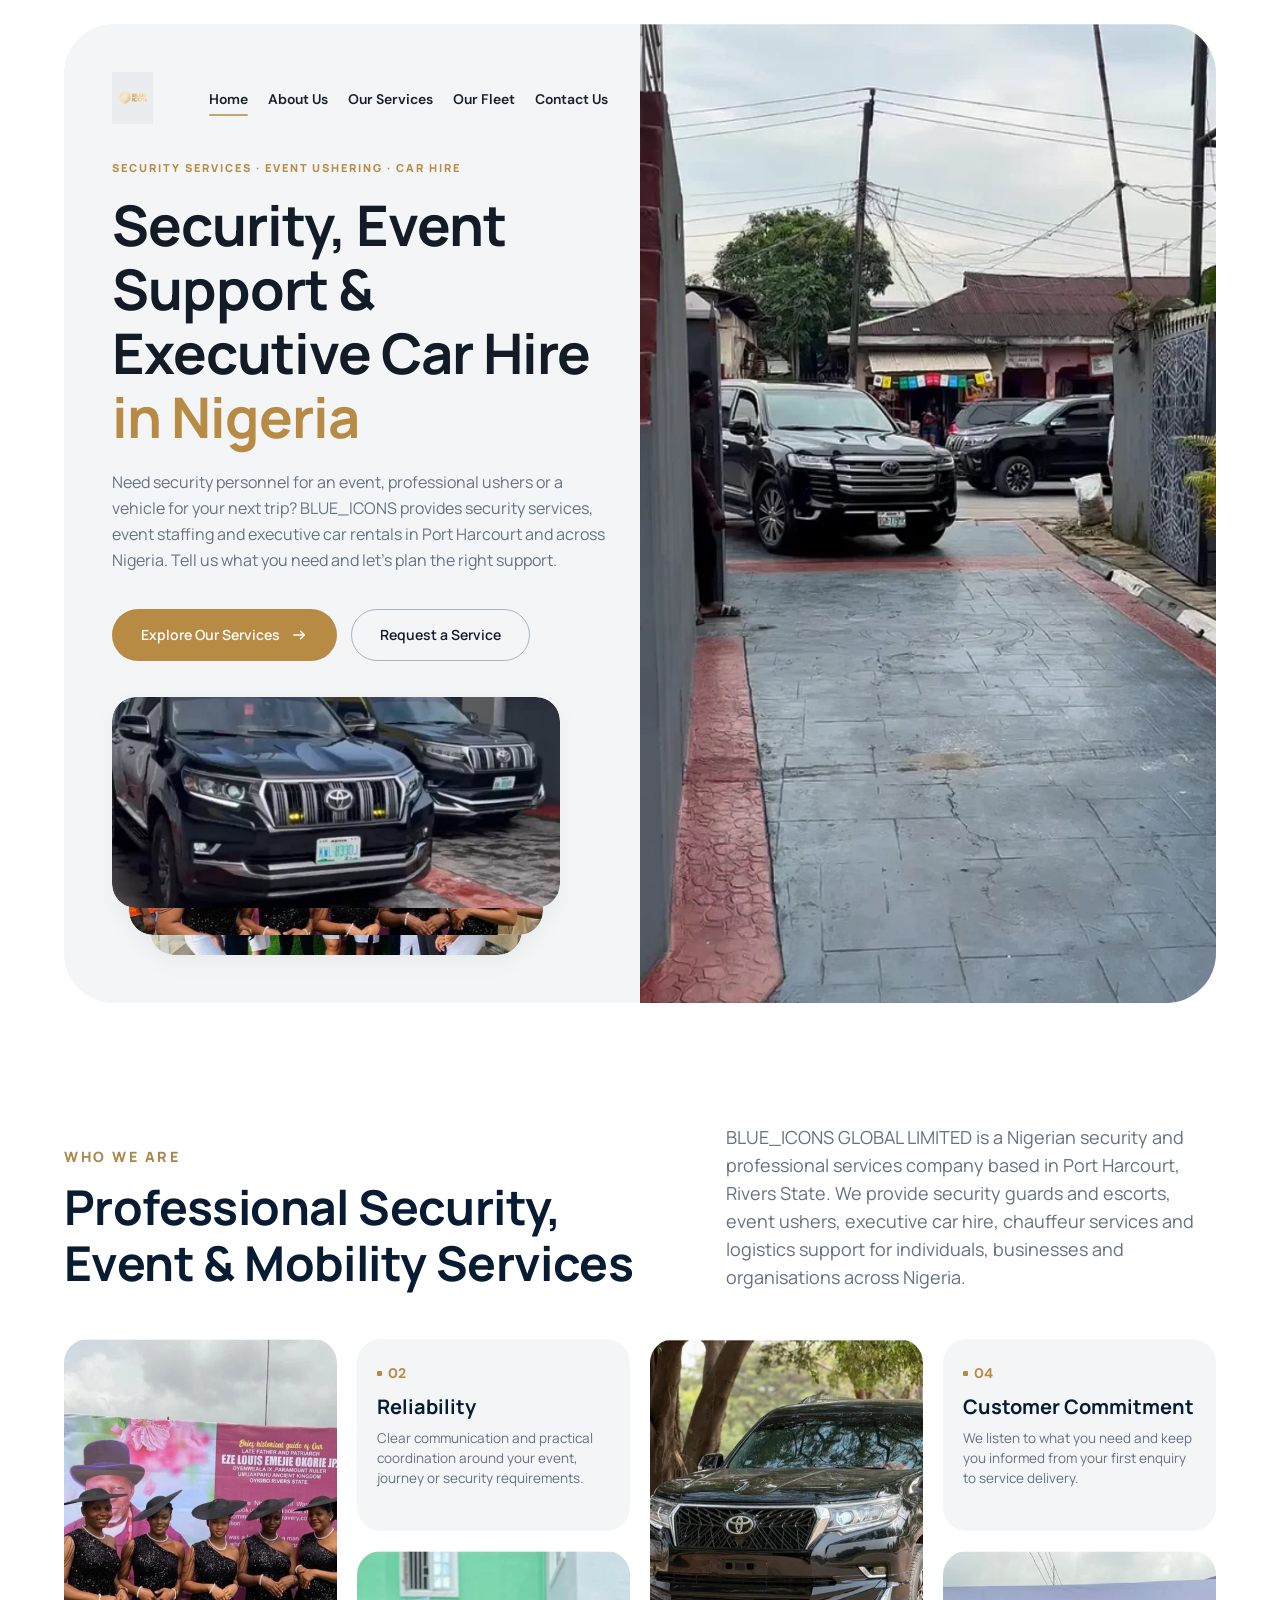
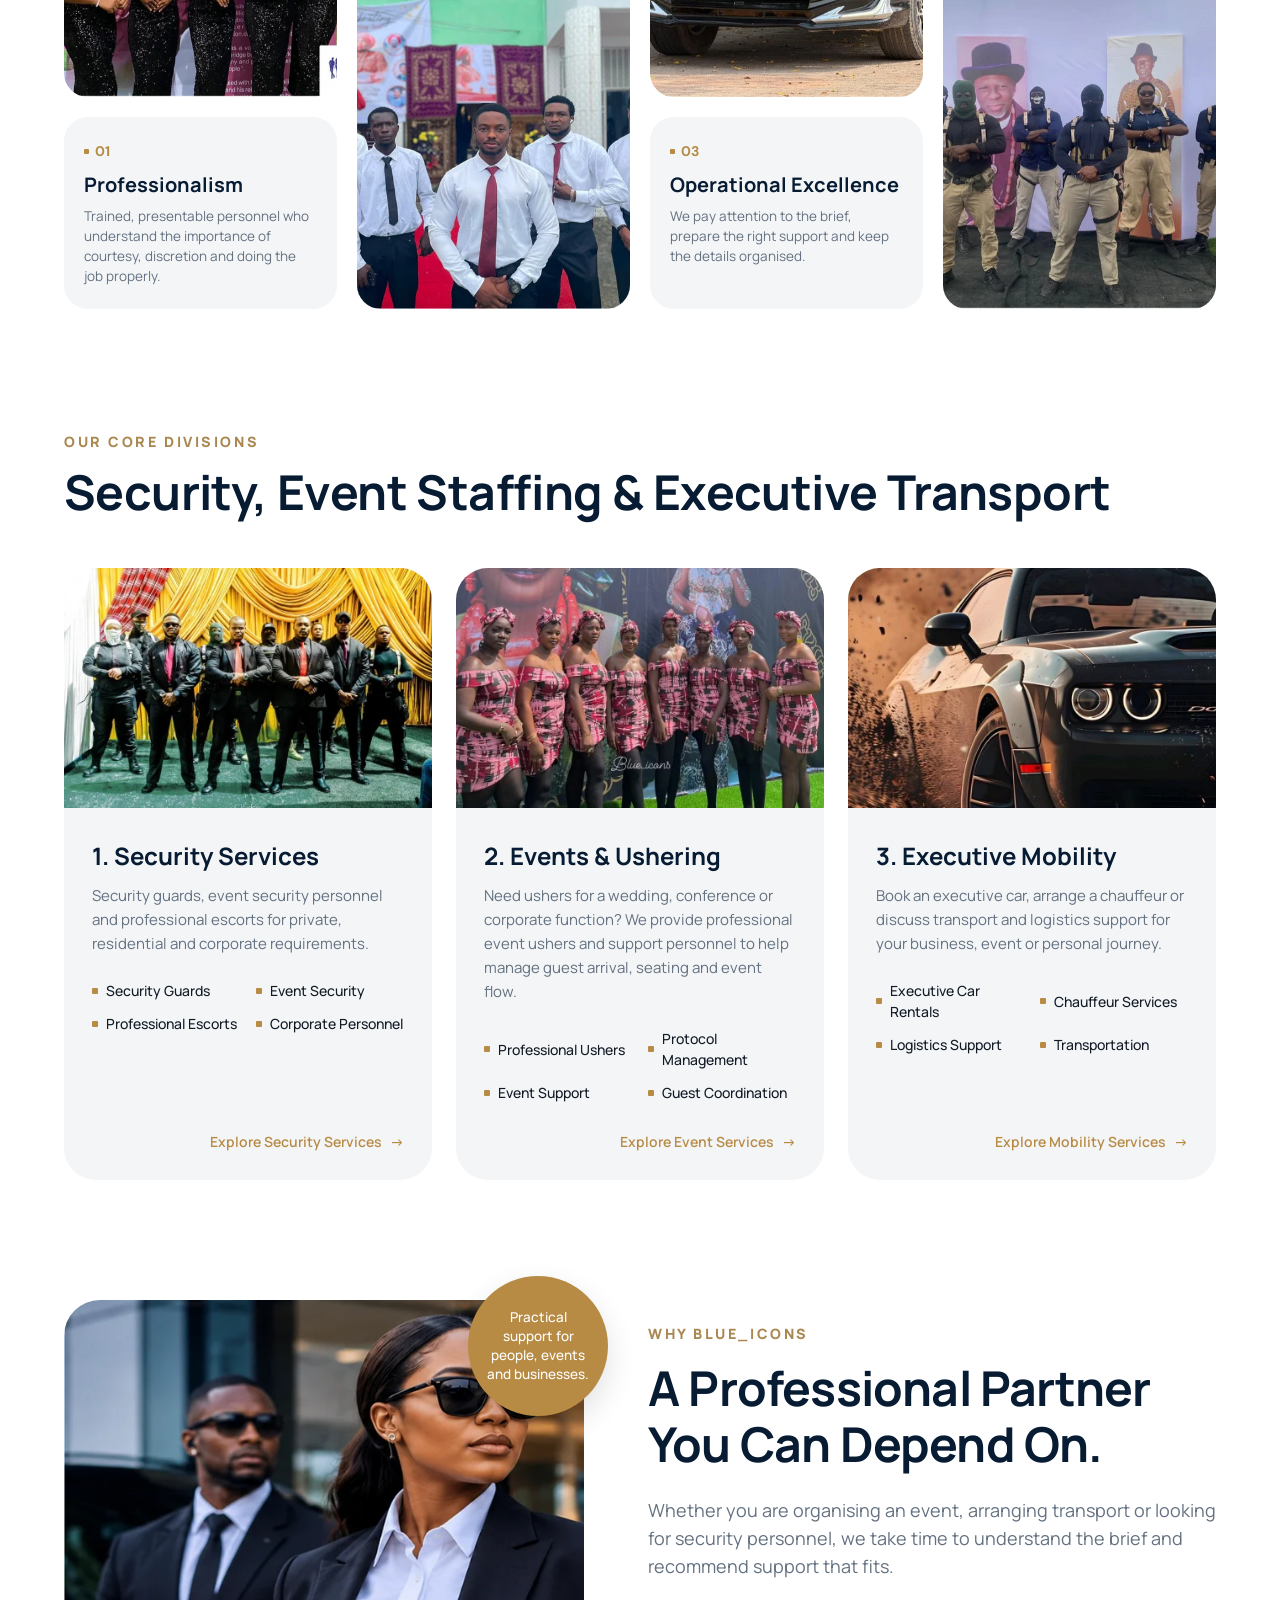
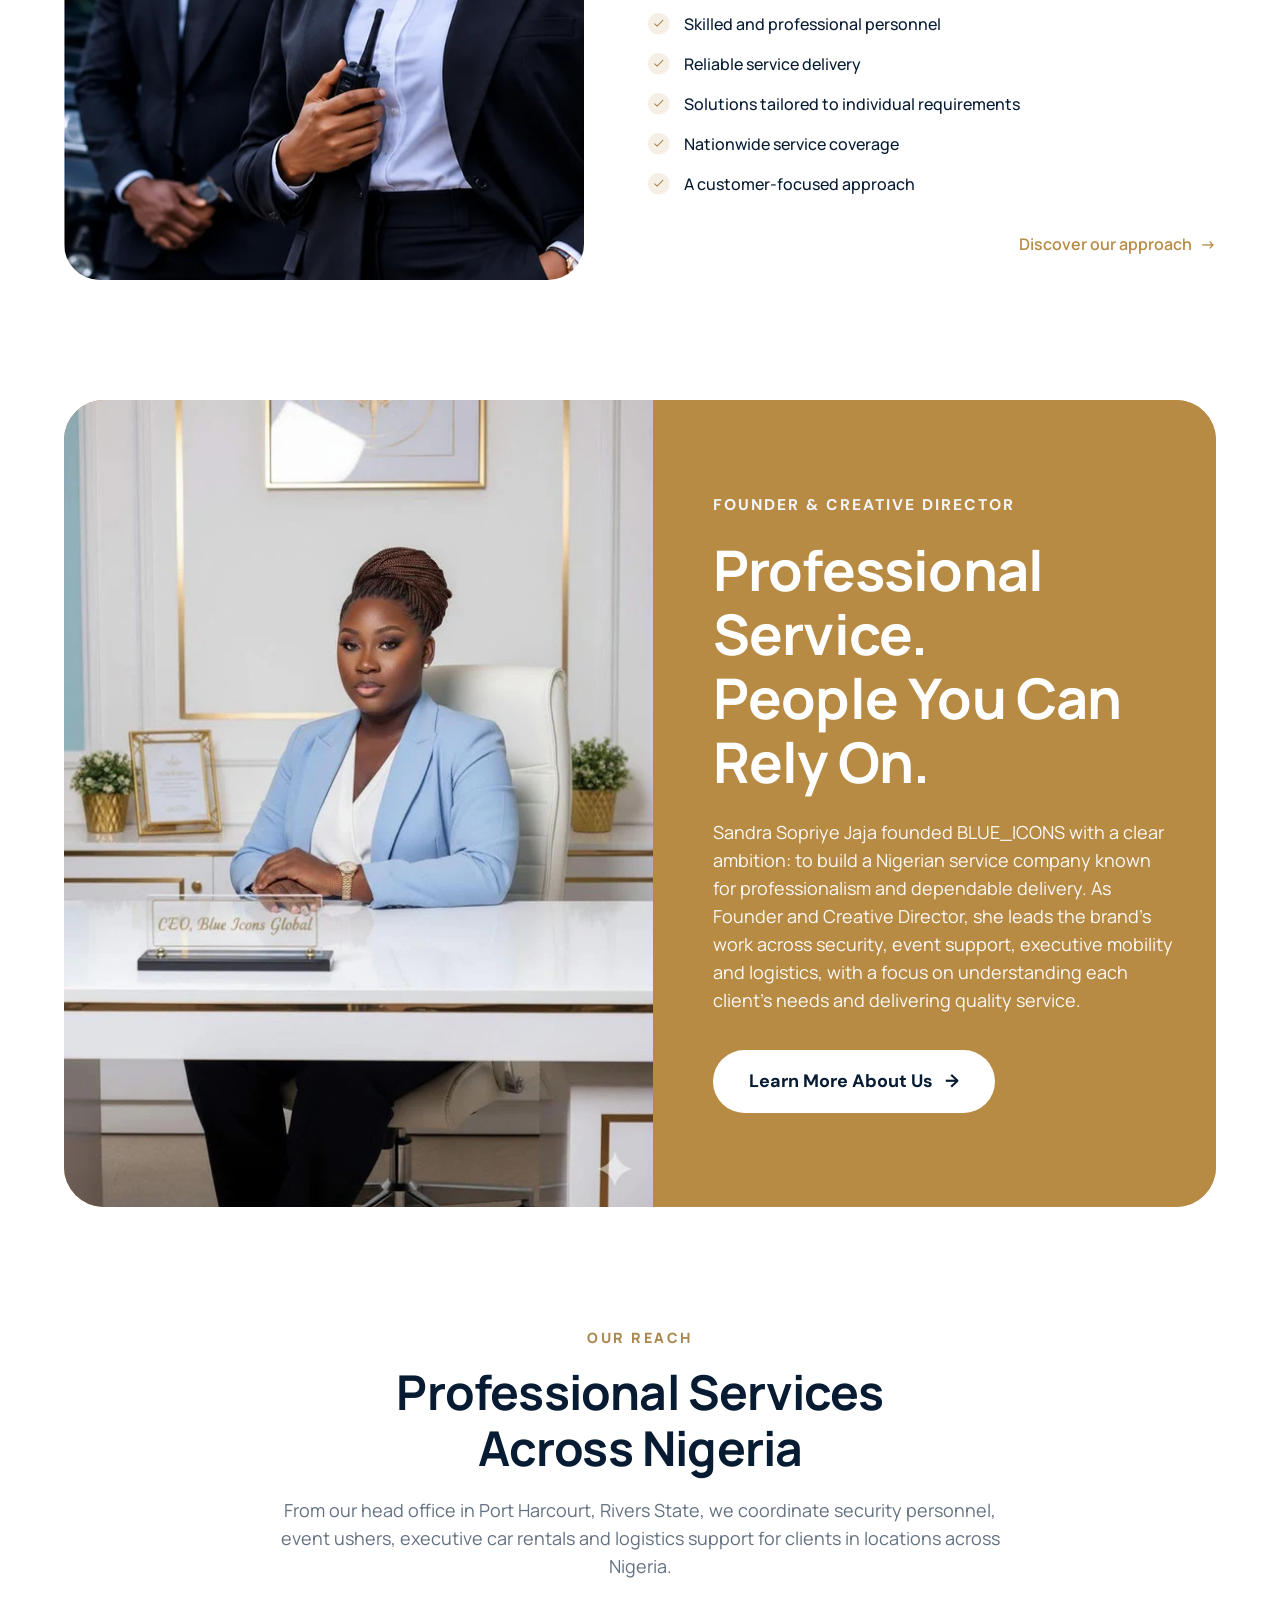
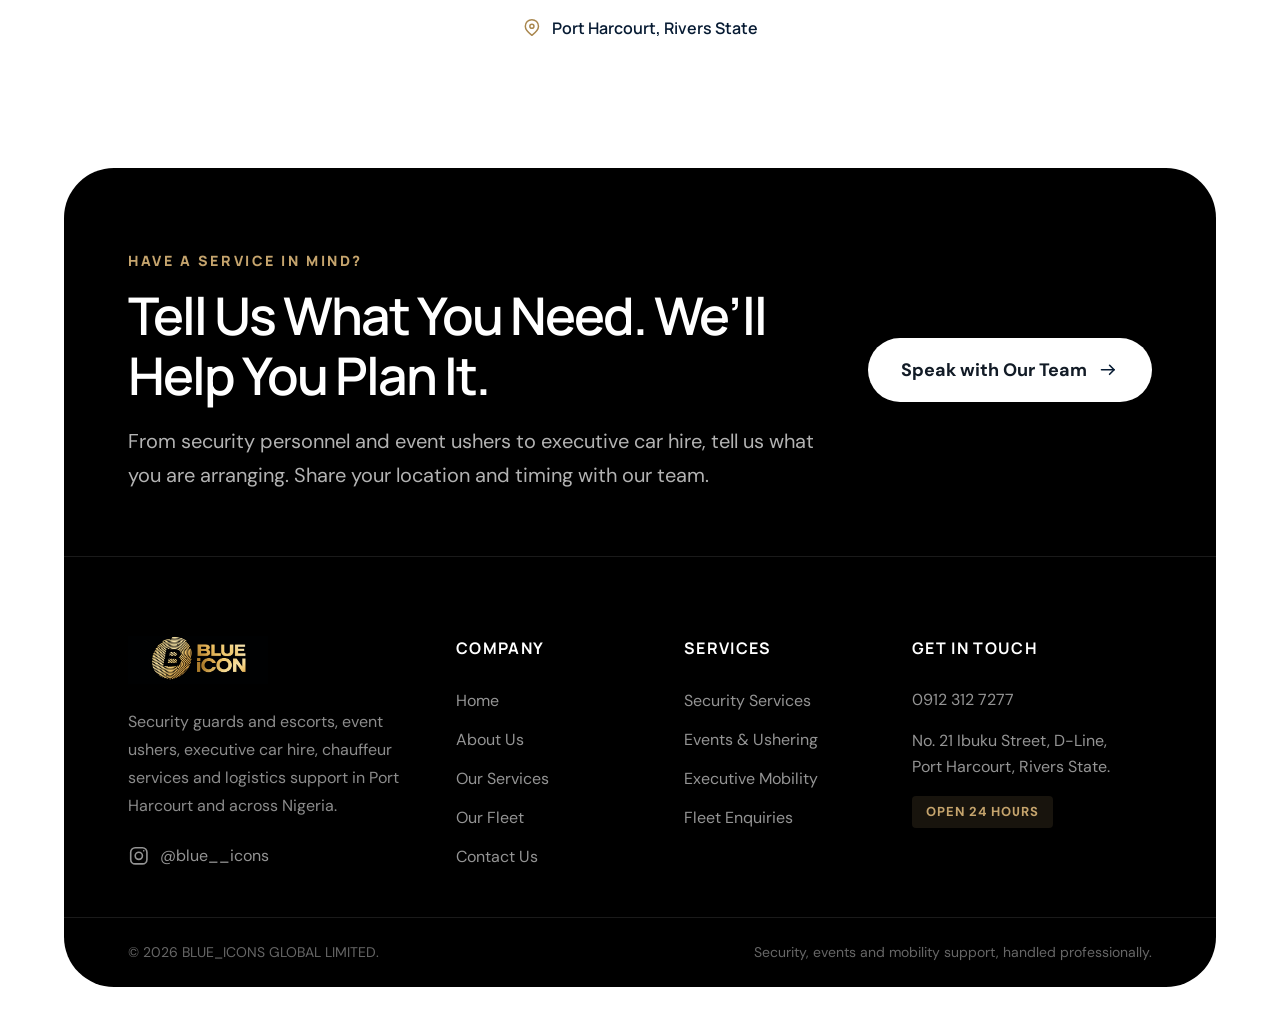
<file: index.html>
<!DOCTYPE html>
<html lang="en">
<head>
  <meta charset="UTF-8">
  <meta name="viewport" content="width=device-width, initial-scale=1.0">
  <title>BLUE_ICONS GLOBAL LIMITED: Security Services, Event Ushering &amp; Executive Car Hire in Nigeria</title>
  <meta name="description" content="BLUE_ICONS GLOBAL LIMITED provides professional security personnel, event ushering, executive car rentals and logistics support in Port Harcourt and across Nigeria.">
  <link rel="canonical" href="https://blueiconsglobal.com/">

  <!-- Open Graph / Facebook -->
  <meta property="og:type" content="website">
  <meta property="og:site_name" content="BLUE_ICONS GLOBAL LIMITED">
  <meta property="og:url" content="https://blueiconsglobal.com/">
  <meta property="og:title" content="BLUE_ICONS GLOBAL LIMITED: Security Services, Event Ushering &amp; Executive Car Hire in Nigeria">
  <meta property="og:description" content="Professional security personnel, event ushering, executive car rentals and logistics support in Port Harcourt and across Nigeria.">
  <meta property="og:image" content="assets/images/logo.png">

  <!-- Twitter Sharing Previews -->
  <meta name="twitter:card" content="summary_large_image">
  <meta name="twitter:title" content="BLUE_ICONS GLOBAL LIMITED: Security Services, Event Ushering &amp; Executive Car Hire in Nigeria">
  <meta name="twitter:description" content="Professional security personnel, event ushering, executive car rentals and logistics support in Port Harcourt and across Nigeria.">
  <meta name="twitter:image" content="assets/images/logo.png">

  <!-- Favicons -->
  <link rel="icon" type="image/x-icon" href="favicon.ico">
  <link rel="icon" type="image/png" sizes="32x32" href="assets/images/favicon.png">
  <link rel="apple-touch-icon" sizes="180x180" href="assets/images/apple-touch-icon.png">
  <link rel="preload" as="image" href="assets/images/hero-right.webp" fetchpriority="high" type="image/webp">
  <link rel="stylesheet" href="styles/main.css">
</head>
<body data-page="home">

  <main>
    <!-- Section 1: Hero Section -->
    <section class="home-hero-section">
      <div class="home-hero-container">
        <!-- Left Side: Integrated Navigation, Copy & Stacked Cards -->
        <div class="home-hero-left">
          <header class="home-hero-nav">
            <a href="index.html" class="brand-logo-wrap" aria-label="BLUE_ICONS Home">
              <img src="assets/images/logo.webp" alt="BLUE_ICONS GLOBAL LIMITED" class="brand-logo" width="140" height="48" fetchpriority="high">
            </a>
            <nav class="site-nav" aria-label="Main Navigation">
              <ul class="nav-links">
                <li><a href="index.html" class="nav-link active">Home</a></li>
                <li><a href="about.html" class="nav-link">About Us</a></li>
                <li><a href="services.html" class="nav-link">Our Services</a></li>
                <li><a href="fleet.html" class="nav-link">Our Fleet</a></li>
                <li><a href="contact.html" class="nav-link">Contact Us</a></li>
              </ul>
            </nav>
            <button class="mobile-menu-btn" aria-label="Toggle navigation menu" id="mobileMenuBtn">
              <svg width="24" height="24" viewBox="0 0 24 24" fill="none" stroke="currentColor" stroke-width="2.2" stroke-linecap="round" stroke-linejoin="round" aria-hidden="true">
                <line x1="4" y1="6" x2="20" y2="6"></line>
                <line x1="4" y1="12" x2="20" y2="12"></line>
                <line x1="4" y1="18" x2="20" y2="18"></line>
              </svg>
            </button>
          </header>

          <div class="home-hero-copy anim-hero-stagger">
            <span class="eyebrow">SECURITY SERVICES &middot; EVENT USHERING &middot; CAR HIRE</span>
            <h1 class="display-hero">
              Security, Event Support &amp; Executive Car Hire <span class="text-gold">in Nigeria</span>
            </h1>
            <p class="body-default hero-subheading">
              Need security personnel for an event, professional ushers or a vehicle for your next trip? BLUE_ICONS provides security services, event staffing and executive car rentals in Port Harcourt and across Nigeria. Tell us what you need and let’s plan the right support.
            </p>
            
            <div class="hero-cta-group">
              <a href="services.html" class="btn btn-primary">
                Explore Our Services
                <img src="assets/icons/arrow-right-white.svg" alt="" aria-hidden="true" width="16" height="16">
              </a>
              <a href="contact.html" class="btn btn-outline">
                Request a Service
              </a>
            </div>
          </div>

          <!-- 3 Cascading Overlapping Cards -->
          <div class="hero-cards-stack">
            <div class="hero-card-item hero-card-1">
              <img src="assets/images/hero-card-1.webp" alt="BLUE_ICONS Prado Fleet" width="564" height="266">
            </div>
            <div class="hero-card-item hero-card-2">
              <img src="assets/images/hero-card-2.webp" alt="BLUE_ICONS Event Ushers" width="522" height="222">
            </div>
            <div class="hero-card-item hero-card-3">
              <img src="assets/images/hero-card-3.webp" alt="BLUE_ICONS Professional Escorts" width="469" height="165">
            </div>
          </div>
        </div>

        <!-- Right Side: Full-Height Clean Video -->
        <div class="home-hero-right">
          <video class="home-hero-video anim-img-reveal" autoplay loop muted playsinline preload="metadata" poster="assets/images/hero-right.webp" width="725" height="1072">
            <source media="(min-width: 1025px)" src="assets/videos/homepage-hero.mp4" type="video/mp4">
            <img src="assets/images/hero-right.webp" alt="BLUE_ICONS Professional Service in Nigeria" width="725" height="1072">
          </video>
        </div>
      </div>
    </section>

    <!-- Section 2: Who We Are / Checkerboard Grid -->
    <section class="home-overview-section">
      <div class="container">
        <div class="section-header-split anim-appear">
          <div>
            <span class="eyebrow-large">WHO WE ARE</span>
            <h2 class="heading-h1">Professional Security, Event &amp; Mobility Services</h2>
          </div>
          <div>
            <p class="body-large">
              BLUE_ICONS GLOBAL LIMITED is a Nigerian security and professional services company based in Port Harcourt, Rivers State. We provide security guards and escorts, event ushers, executive car hire, chauffeur services and logistics support for individuals, businesses and organisations across Nigeria.
            </p>
          </div>
        </div>

        <div class="home-checkerboard-grid anim-stagger-group">
          <!-- Col 1: Photo top, Card 01 bottom -->
          <div class="checkerboard-col">
            <div class="checkerboard-media">
              <picture>
                <source srcset="assets/images/home-grid-ushers-female-mobile.webp 500w, assets/images/home-grid-ushers-female.webp 720w" sizes="(max-width: 768px) 100vw, 360px" type="image/webp">
                <img src="assets/images/home-grid-ushers-female.webp" alt="BLUE_ICONS Event Ushers in formal attire" loading="lazy" decoding="async" width="658" height="716">
              </picture>
            </div>
            <div class="checkerboard-card">
              <span class="checkerboard-num">01</span>
              <h3>Professionalism</h3>
              <p>Trained, presentable personnel who understand the importance of courtesy, discretion and doing the job properly.</p>
            </div>
          </div>

          <!-- Col 2: Card 02 top, Photo bottom -->
          <div class="checkerboard-col">
            <div class="checkerboard-card">
              <span class="checkerboard-num">02</span>
              <h3>Reliability</h3>
              <p>Clear communication and practical coordination around your event, journey or security requirements.</p>
            </div>
            <div class="checkerboard-media">
              <picture>
                <source srcset="assets/images/home-grid-ushers-male-mobile.webp 500w, assets/images/home-grid-ushers-male.webp 720w" sizes="(max-width: 768px) 100vw, 360px" type="image/webp">
                <img src="assets/images/home-grid-ushers-male.webp" alt="BLUE_ICONS Protocol and ushering team" loading="lazy" decoding="async" width="656" height="714">
              </picture>
            </div>
          </div>

          <!-- Col 3: Photo top, Card 03 bottom -->
          <div class="checkerboard-col">
            <div class="checkerboard-media">
              <picture>
                <source srcset="assets/images/home-grid-prado-mobile.webp 500w, assets/images/home-grid-prado.webp 720w" sizes="(max-width: 768px) 100vw, 360px" type="image/webp">
                <img src="assets/images/home-grid-prado.webp" alt="BLUE_ICONS Executive Prado Fleet" loading="lazy" decoding="async" width="658" height="714">
              </picture>
            </div>
            <div class="checkerboard-card">
              <span class="checkerboard-num">03</span>
              <h3>Operational Excellence</h3>
              <p>We pay attention to the brief, prepare the right support and keep the details organised.</p>
            </div>
          </div>

          <!-- Col 4: Card 04 top, Photo bottom -->
          <div class="checkerboard-col">
            <div class="checkerboard-card">
              <span class="checkerboard-num">04</span>
              <h3>Customer Commitment</h3>
              <p>We listen to what you need and keep you informed from your first enquiry to service delivery.</p>
            </div>
            <div class="checkerboard-media">
              <picture>
                <source srcset="assets/images/home-grid-escorts-mobile.webp 500w, assets/images/home-grid-escorts.webp 720w" sizes="(max-width: 768px) 100vw, 360px" type="image/webp">
                <img src="assets/images/home-grid-escorts.webp" alt="BLUE_ICONS Armed Security Personnel &amp; Escorts" loading="lazy" decoding="async" width="658" height="716">
              </picture>
            </div>
          </div>
        </div>
      </div>
    </section>

    <!-- Section 3: Our Core Divisions (3 Service Cards) -->
    <section class="home-divisions-section">
      <div class="container">
        <div class="home-divisions-header anim-appear">
          <span class="eyebrow-large">OUR CORE DIVISIONS</span>
          <h2 class="heading-h1">Security, Event Staffing &amp; Executive Transport</h2>
        </div>

        <div class="home-divisions-grid anim-stagger-group">
          <!-- Card 1: 1. Security Services -->
          <div class="home-division-card">
            <div class="division-card-media">
              <img src="assets/images/security-services.webp" alt="BLUE_ICONS Security Guards &amp; Escorts" loading="lazy" decoding="async" width="445" height="285">
            </div>
            <div class="division-card-body">
              <h3>1. Security Services</h3>
              <p class="division-card-desc">
                Security guards, event security personnel and professional escorts for private, residential and corporate requirements.
              </p>
              <ul class="division-specs-grid">
                <li><span class="spec-bullet"></span> Security Guards</li>
                <li><span class="spec-bullet"></span> Event Security</li>
                <li><span class="spec-bullet"></span> Professional Escorts</li>
                <li><span class="spec-bullet"></span> Corporate Personnel</li>
              </ul>
              <div class="division-card-action">
                <a href="services.html#security" class="division-card-link">
                  Explore Security Services <span aria-hidden="true">&rarr;</span>
                </a>
              </div>
            </div>
          </div>

          <!-- Card 2: 2. Events & Ushering -->
          <div class="home-division-card">
            <div class="division-card-media">
              <img src="assets/images/event-ushers.webp" alt="BLUE_ICONS Professional Event Ushers" loading="lazy" decoding="async" width="445" height="285">
            </div>
            <div class="division-card-body">
              <h3>2. Events &amp; Ushering</h3>
              <p class="division-card-desc">
                Need ushers for a wedding, conference or corporate function? We provide professional event ushers and support personnel to help manage guest arrival, seating and event flow.
              </p>
              <ul class="division-specs-grid">
                <li><span class="spec-bullet"></span> Professional Ushers</li>
                <li><span class="spec-bullet"></span> Protocol Management</li>
                <li><span class="spec-bullet"></span> Event Support</li>
                <li><span class="spec-bullet"></span> Guest Coordination</li>
              </ul>
              <div class="division-card-action">
                <a href="services.html#events" class="division-card-link">
                  Explore Event Services <span aria-hidden="true">&rarr;</span>
                </a>
              </div>
            </div>
          </div>

          <!-- Card 3: 3. Executive Mobility -->
          <div class="home-division-card">
            <div class="division-card-media">
              <img src="assets/images/executive-mobility.webp" alt="BLUE_ICONS Executive Mobility Fleet" loading="lazy" decoding="async" width="445" height="285">
            </div>
            <div class="division-card-body">
              <h3>3. Executive Mobility</h3>
              <p class="division-card-desc">
                Book an executive car, arrange a chauffeur or discuss transport and logistics support for your business, event or personal journey.
              </p>
              <ul class="division-specs-grid">
                <li><span class="spec-bullet"></span> Executive Car Rentals</li>
                <li><span class="spec-bullet"></span> Chauffeur Services</li>
                <li><span class="spec-bullet"></span> Logistics Support</li>
                <li><span class="spec-bullet"></span> Transportation</li>
              </ul>
              <div class="division-card-action">
                <a href="fleet.html" class="division-card-link">
                  Explore Mobility Services <span aria-hidden="true">&rarr;</span>
                </a>
              </div>
            </div>
          </div>
        </div>
      </div>
    </section>

    <!-- Section 4: Why BLUE_ICONS (Partner) -->
    <section class="home-partner-section">
      <div class="container">
        <div class="home-partner-split">
          <div class="home-partner-media-wrap anim-slide-left">
            <picture>
              <source srcset="assets/images/home-partner-security-mobile.webp 640w, assets/images/home-partner-security.webp 1080w" sizes="(max-width: 768px) 100vw, 540px" type="image/webp">
              <img src="assets/images/home-partner-security.webp" alt="BLUE_ICONS Professional Security Team" class="home-partner-img" loading="lazy" decoding="async" width="1080" height="1380">
            </picture>
            <div class="home-partner-badge anim-ambient-drift">
              <span>Practical support for people, events and businesses.</span>
            </div>
          </div>
          <div class="home-partner-content anim-slide-right">
            <span class="eyebrow-large">WHY BLUE_ICONS</span>
            <h2 class="heading-h1">A Professional Partner You Can Depend On.</h2>
            <p class="body-large home-partner-desc">
              Whether you are organising an event, arranging transport or looking for security personnel, we take time to understand the brief and recommend support that fits.
            </p>
            <ul class="home-partner-checklist">
              <li>
                <img src="assets/icons/check-circle-gold.svg" alt="" aria-hidden="true" width="20" height="20">
                <span>Skilled and professional personnel</span>
              </li>
              <li>
                <img src="assets/icons/check-circle-gold.svg" alt="" aria-hidden="true" width="20" height="20">
                <span>Reliable service delivery</span>
              </li>
              <li>
                <img src="assets/icons/check-circle-gold.svg" alt="" aria-hidden="true" width="20" height="20">
                <span>Solutions tailored to individual requirements</span>
              </li>
              <li>
                <img src="assets/icons/check-circle-gold.svg" alt="" aria-hidden="true" width="20" height="20">
                <span>Nationwide service coverage</span>
              </li>
              <li>
                <img src="assets/icons/check-circle-gold.svg" alt="" aria-hidden="true" width="20" height="20">
                <span>A customer-focused approach</span>
              </li>
            </ul>
            <div class="home-partner-action">
              <a href="about.html" class="home-partner-link">
                Discover our approach <span aria-hidden="true">&rarr;</span>
              </a>
            </div>
          </div>
        </div>
      </div>
    </section>

    <!-- Section 5: Founder Section -->
    <section class="home-founder-section">
      <div class="container">
        <div class="founder-card-frame23 anim-appear">
          <div class="founder-card-media">
            <picture>
              <source srcset="assets/images/founder-desk-mobile.webp 600w, assets/images/founder-desk.webp 864w" sizes="(max-width: 768px) 100vw, 432px" type="image/webp">
              <img src="assets/images/founder-desk.webp" alt="Sandra Sopriye Jaja, Founder &amp; Creative Director" loading="lazy" decoding="async" width="864" height="1184">
            </picture>
          </div>
          <div class="founder-card-content">
            <span class="founder-card-eyebrow">FOUNDER &amp; CREATIVE DIRECTOR</span>
            <h2 class="founder-card-heading">Professional Service.<br>People You Can Rely On.</h2>
            <p class="founder-card-paragraph">
              Sandra Sopriye Jaja founded BLUE_ICONS with a clear ambition: to build a Nigerian service company known for professionalism and dependable delivery. As Founder and Creative Director, she leads the brand’s work across security, event support, executive mobility and logistics, with a focus on understanding each client’s needs and delivering quality service.
            </p>
            <div class="founder-card-action">
              <a href="about.html" class="btn-founder-learn">
                Learn More About Us <span aria-hidden="true">&rarr;</span>
              </a>
            </div>
          </div>
        </div>
      </div>
    </section>

    <!-- Section 6: Our Reach / Head Office -->
    <section class="home-reach-section">
      <div class="container">
        <div class="home-reach-wrap anim-appear">
          <span class="eyebrow-large">OUR REACH</span>
          <h2 class="heading-h1">Professional Services<br>Across Nigeria</h2>
          <p class="body-large home-reach-desc">
            From our head office in Port Harcourt, Rivers State, we coordinate security personnel, event ushers, executive car rentals and logistics support for clients in locations across Nigeria.
          </p>
          <div class="home-reach-badge anim-ambient-drift">
            <img src="assets/icons/location-pin.svg" alt="" aria-hidden="true">
            <span>Port Harcourt, Rivers State</span>
          </div>
        </div>
      </div>
    </section>
  </main>

  <!-- Unified Global Boxed Footer -->
  <footer class="site-footer-boxed" id="contact-cta">
    <!-- Pre-footer CTA: Tell Us What You Need -->
    <div class="footer-cta-block anim-appear">
      <div class="footer-cta-text">
        <span class="eyebrow">HAVE A SERVICE IN MIND?</span>
        <h2>Tell Us What You Need. We’ll Help You Plan It.</h2>
        <p>From security personnel and event ushers to executive car hire, tell us what you are arranging. Share your location and timing with our team.</p>
      </div>
      <div class="footer-cta-action">
        <a href="contact.html" class="btn btn-white">
          Speak with Our Team
          <img src="assets/icons/arrow-right-navy-26.svg" alt="" aria-hidden="true">
        </a>
      </div>
    </div>

    <!-- 4 Columns Footer -->
    <div class="footer-columns-block">
      <!-- Col 1: Brand -->
      <div class="footer-brand-col">
        <div class="footer-brandmark">
          <img src="assets/images/logo.webp" alt="BLUE_ICONS GLOBAL LIMITED" class="footer-brandmark-logo" loading="lazy" decoding="async" width="140" height="48">
        </div>
        <p class="footer-brand-desc">
          Security guards and escorts, event ushers, executive car hire, chauffeur services and logistics support in Port Harcourt and across Nigeria.
        </p>
        <a href="https://instagram.com/blue__icons" target="_blank" rel="noopener noreferrer" class="footer-social-link">
          <img src="assets/icons/instagram.svg" alt="" aria-hidden="true">
          <span>@blue__icons</span>
        </a>
      </div>

      <!-- Col 2: Company -->
      <div class="footer-nav-col">
        <h4>Company</h4>
        <ul class="footer-links-list">
          <li><a href="index.html">Home</a></li>
          <li><a href="about.html">About Us</a></li>
          <li><a href="services.html">Our Services</a></li>
          <li><a href="fleet.html">Our Fleet</a></li>
          <li><a href="contact.html">Contact Us</a></li>
        </ul>
      </div>

      <!-- Col 3: Services -->
      <div class="footer-nav-col">
        <h4>Services</h4>
        <ul class="footer-links-list">
          <li><a href="services.html#security">Security Services</a></li>
          <li><a href="services.html#events">Events &amp; Ushering</a></li>
          <li><a href="services.html#mobility">Executive Mobility</a></li>
          <li><a href="fleet.html">Fleet Enquiries</a></li>
        </ul>
      </div>

      <!-- Col 4: Get in Touch -->
      <div class="footer-nav-col">
        <h4>Get in Touch</h4>
        <div class="footer-contact-info">
          <a href="tel:09123127277" class="footer-phone-link">0912 312 7277</a>
          <p class="footer-address">
            No. 21 Ibuku Street, D-Line,<br>
            Port Harcourt, Rivers State.
          </p>
          <span class="footer-hours-badge">Open 24 hours</span>
        </div>
      </div>
    </div>

    <!-- Bottom Copyright Bar -->
    <div class="footer-bottom-bar">
      <span>&copy; 2026 BLUE_ICONS GLOBAL LIMITED.</span>
      <span>Security, events and mobility support, handled professionally.</span>
    </div>
  </footer>

  <script src="scripts/main.js"></script>
</body>
</html>
</file>
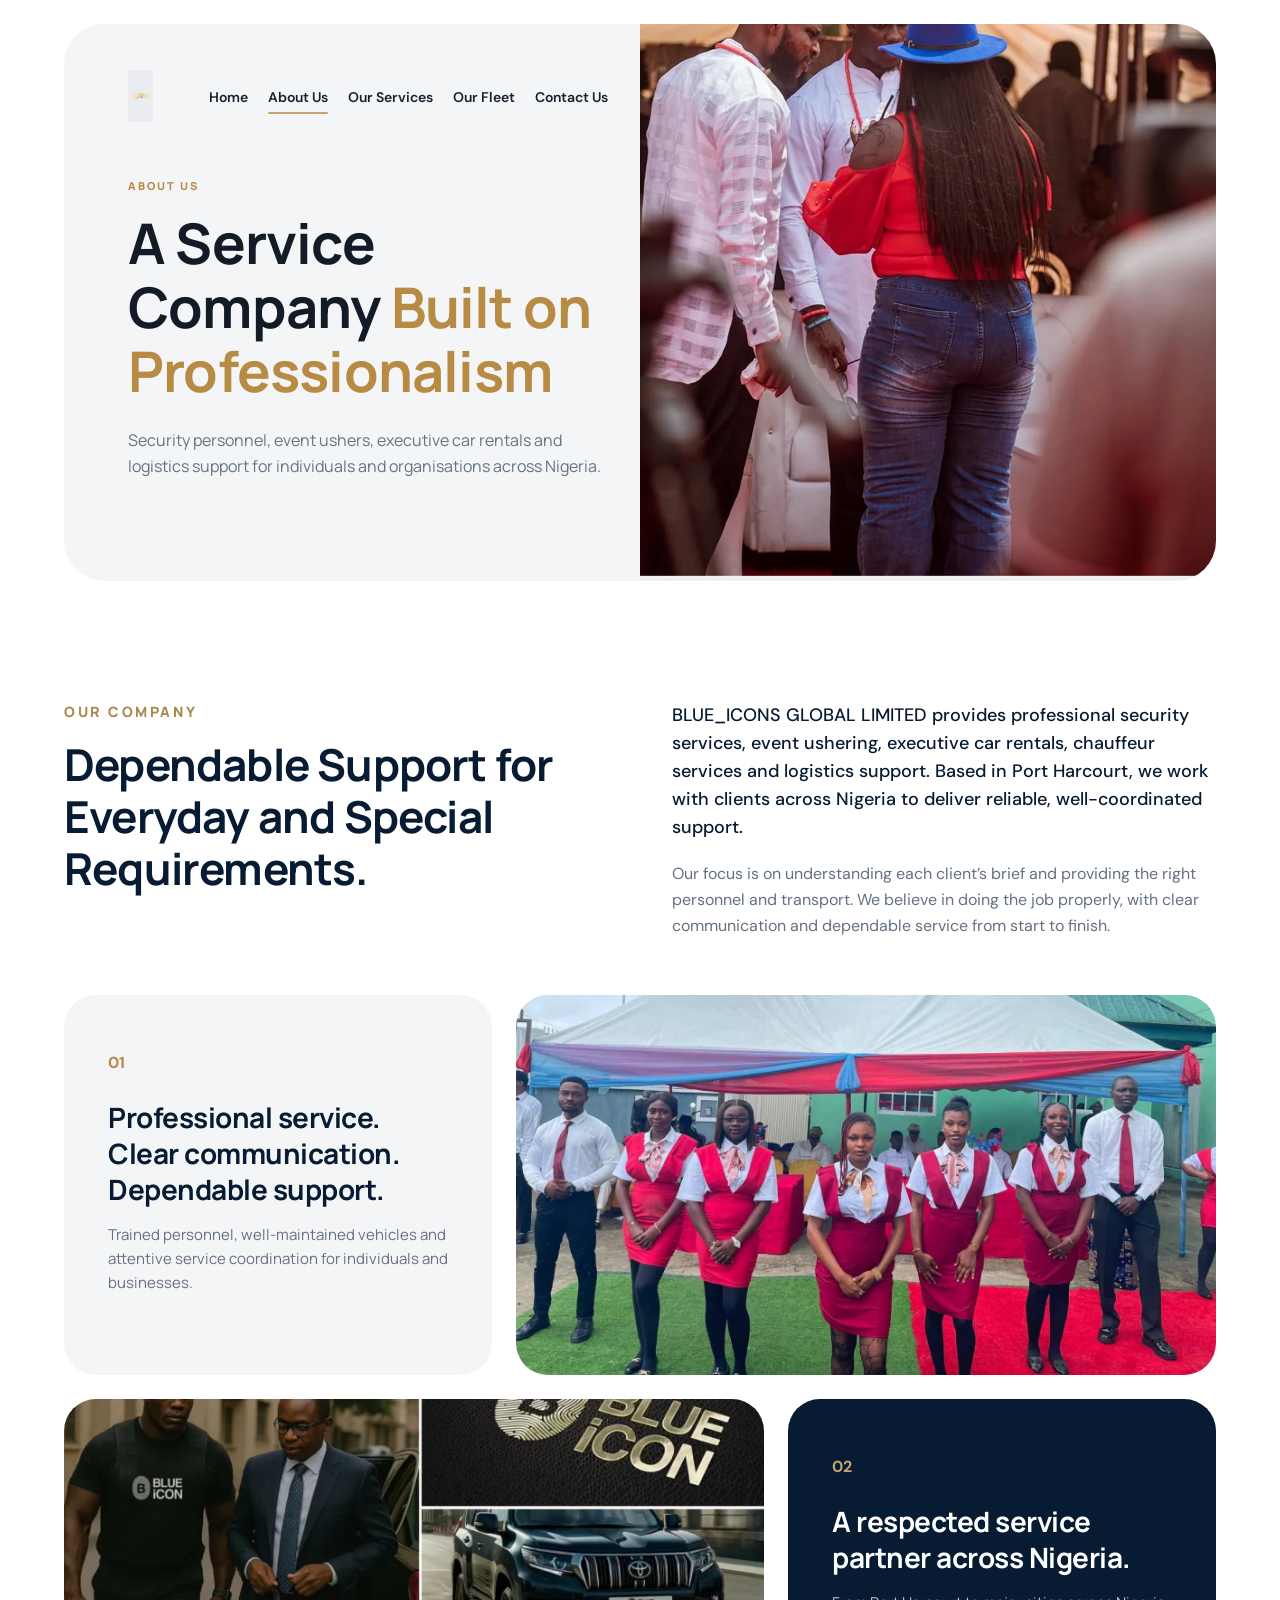
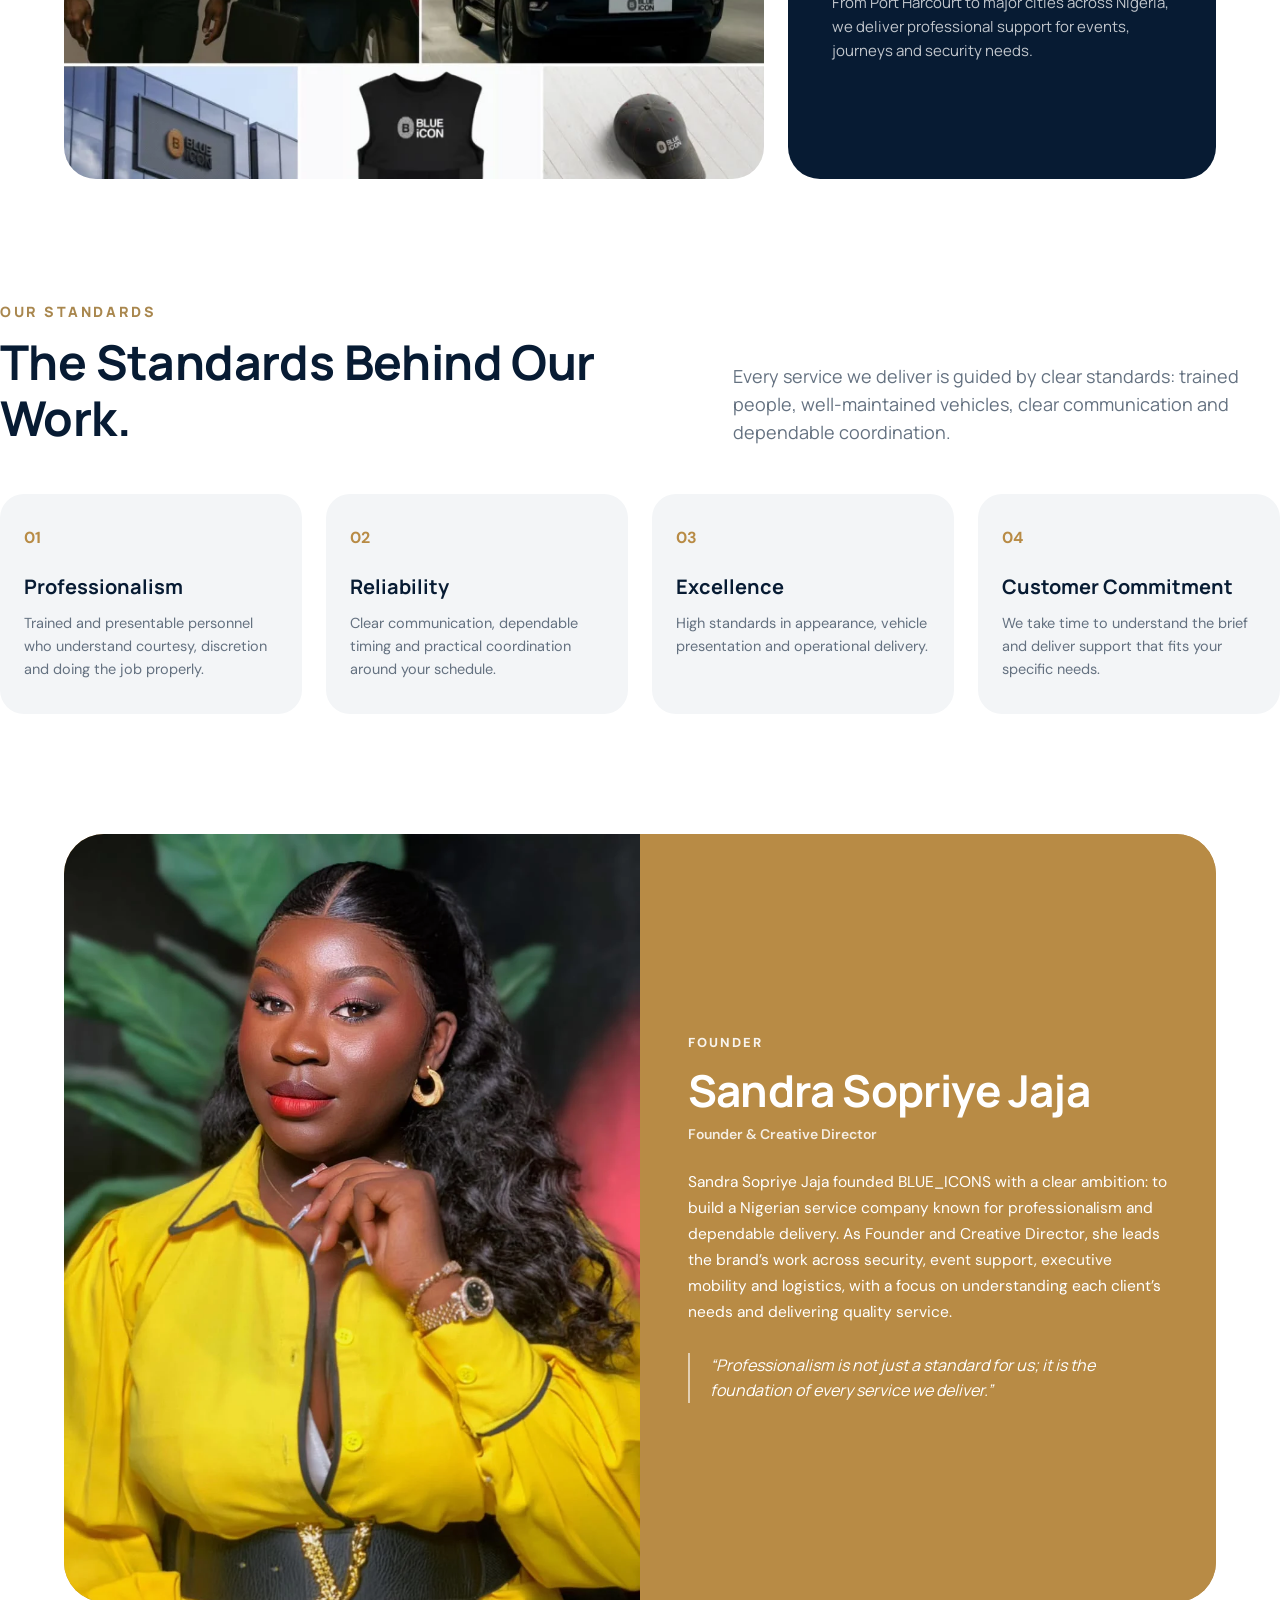
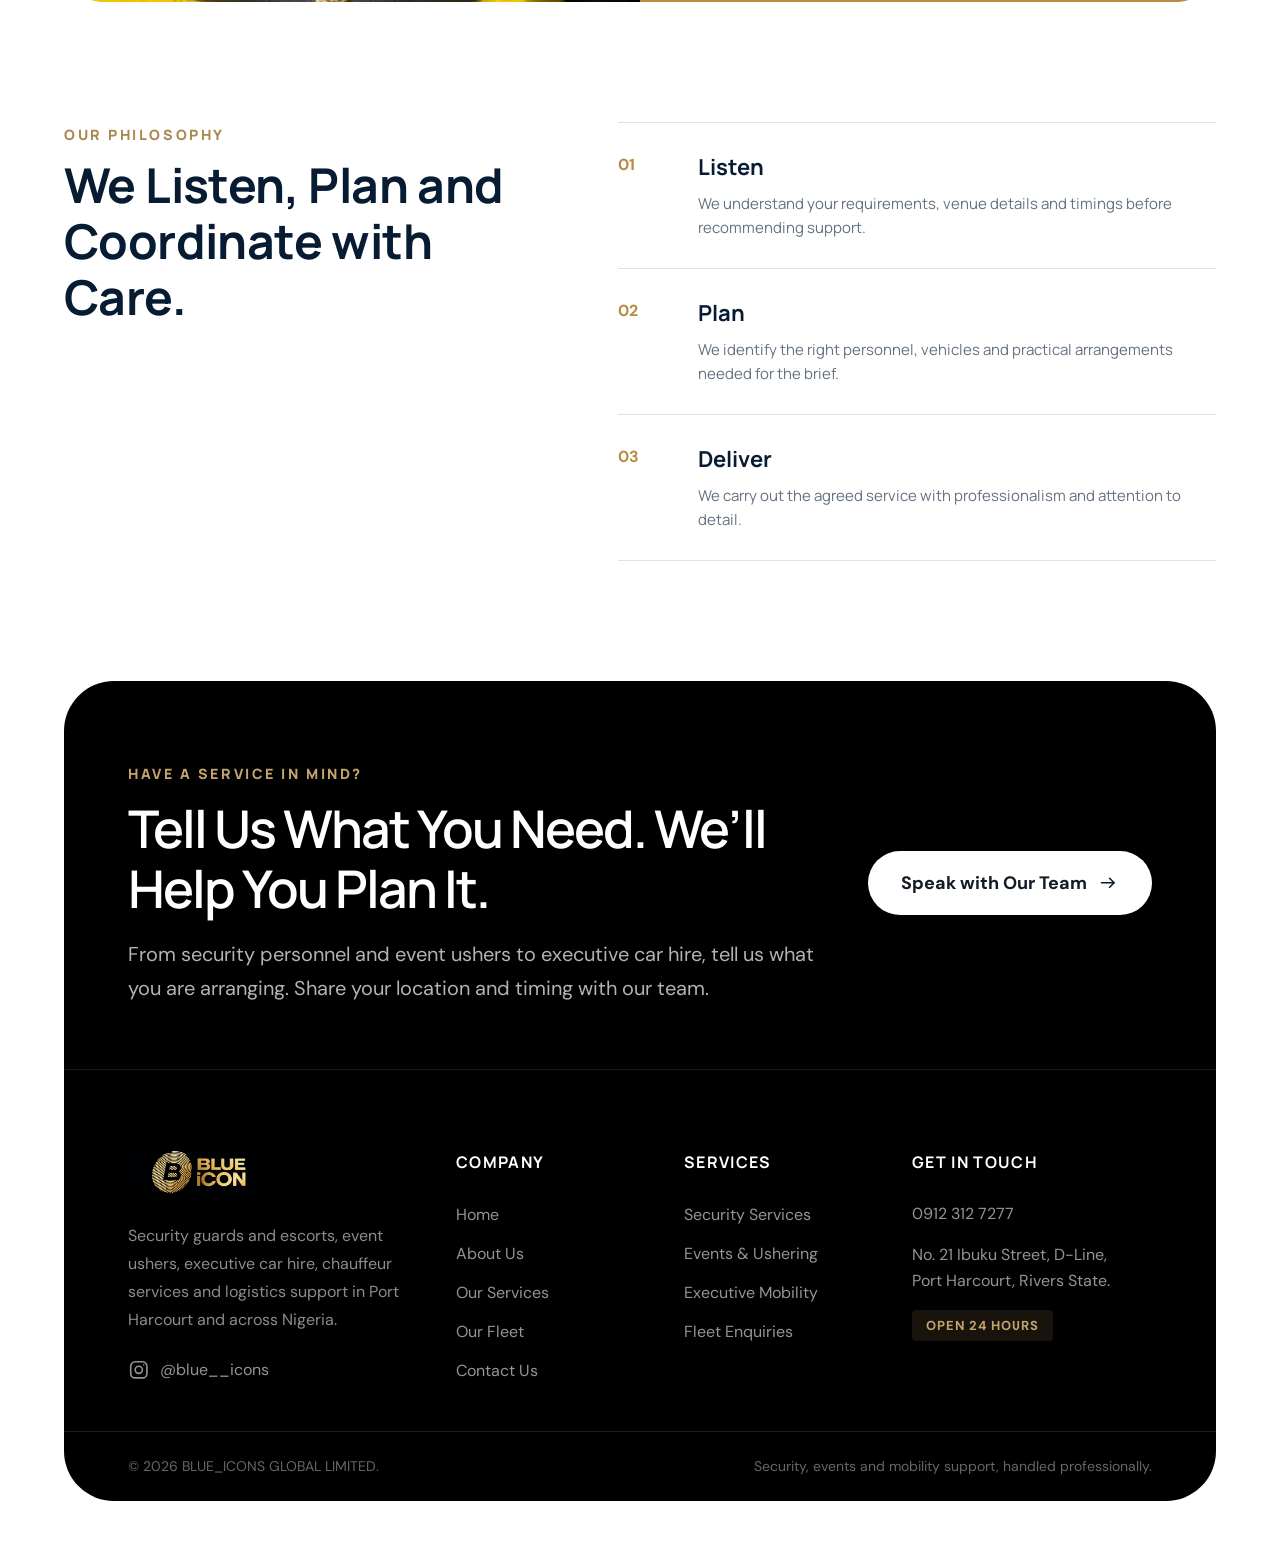
<file: about.html>
<!DOCTYPE html>
<html lang="en">
<head>
  <meta charset="UTF-8">
  <meta name="viewport" content="width=device-width, initial-scale=1.0">
  <title>About Us | BLUE_ICONS GLOBAL LIMITED</title>
  <meta name="description" content="Learn about BLUE_ICONS GLOBAL LIMITED, our founder Sandra Sopriye Jaja, our core standards and our commitment to professional security, events and executive transport in Nigeria.">
  <link rel="canonical" href="https://blueiconsglobal.com/about.html">

  <!-- Open Graph / Facebook -->
  <meta property="og:type" content="website">
  <meta property="og:site_name" content="BLUE_ICONS GLOBAL LIMITED">
  <meta property="og:url" content="https://blueiconsglobal.com/about.html">
  <meta property="og:title" content="About Us | BLUE_ICONS GLOBAL LIMITED">
  <meta property="og:description" content="Learn about BLUE_ICONS GLOBAL LIMITED, our founder Sandra Sopriye Jaja, our core standards and our commitment to professional service in Nigeria.">
  <meta property="og:image" content="assets/images/about-hero.png">

  <!-- Twitter Sharing Previews -->
  <meta name="twitter:card" content="summary_large_image">
  <meta name="twitter:title" content="About Us | BLUE_ICONS GLOBAL LIMITED">
  <meta name="twitter:description" content="Learn about BLUE_ICONS GLOBAL LIMITED, our founder Sandra Sopriye Jaja, and our commitment to professional service in Nigeria.">
  <meta name="twitter:image" content="assets/images/about-hero.png">

  <!-- Favicons -->
  <link rel="icon" type="image/x-icon" href="favicon.ico">
  <link rel="icon" type="image/png" sizes="32x32" href="assets/images/favicon.png">
  <link rel="apple-touch-icon" sizes="180x180" href="assets/images/apple-touch-icon.png">
  <link rel="preload" as="image" href="assets/images/about-hero.webp" fetchpriority="high" type="image/webp">
  <link rel="stylesheet" href="styles/main.css">
</head>
<body data-page="about">

  <main>
    <!-- Section 1: Hero Section -->
    <section class="page-hero-section">
      <div class="page-hero-container">
        <!-- Left Side: Integrated Navigation & Copy -->
        <div class="page-hero-left">
          <header class="home-hero-nav">
            <a href="index.html" class="brand-logo-wrap" aria-label="BLUE_ICONS Home">
              <img src="assets/images/logo.webp" alt="BLUE_ICONS GLOBAL LIMITED" class="brand-logo" width="140" height="48" fetchpriority="high">
            </a>
            <nav class="site-nav" aria-label="Main Navigation">
              <ul class="nav-links">
                <li><a href="index.html" class="nav-link">Home</a></li>
                <li><a href="about.html" class="nav-link active">About Us</a></li>
                <li><a href="services.html" class="nav-link">Our Services</a></li>
                <li><a href="fleet.html" class="nav-link">Our Fleet</a></li>
                <li><a href="contact.html" class="nav-link">Contact Us</a></li>
              </ul>
            </nav>
            <button class="mobile-menu-btn" aria-label="Toggle navigation menu" id="mobileMenuBtn">
              <svg width="24" height="24" viewBox="0 0 24 24" fill="none" stroke="currentColor" stroke-width="2.2" stroke-linecap="round" stroke-linejoin="round" aria-hidden="true">
                <line x1="4" y1="6" x2="20" y2="6"></line>
                <line x1="4" y1="12" x2="20" y2="12"></line>
                <line x1="4" y1="18" x2="20" y2="18"></line>
              </svg>
            </button>
          </header>

          <div class="page-hero-copy anim-hero-stagger">
            <span class="eyebrow">ABOUT US</span>
            <h1 class="display-hero">
              A Service Company <span class="text-gold">Built on Professionalism</span>
            </h1>
            <p class="body-default hero-subheading">
              Security personnel, event ushers, executive car rentals and logistics support for individuals and organisations across Nigeria.
            </p>
          </div>
        </div>

        <!-- Right Side: Clean curved media image -->
        <div class="page-hero-right anim-img-reveal">
          <picture>
            <source srcset="assets/images/about-hero-mobile.webp 720w, assets/images/about-hero.webp 1320w" sizes="(max-width: 768px) 100vw, 640px" type="image/webp">
            <img src="assets/images/about-hero.webp" alt="BLUE_ICONS Event &amp; Operational Support" fetchpriority="high" loading="eager" width="1320" height="956">
          </picture>
        </div>
      </div>
    </section>

    <!-- Section 2: Our Company & Bento Layout -->
    <section class="about-company-overview">
      <div class="container">
        <div class="about-company-grid">
          <div class="about-company-col-left anim-slide-left">
            <span class="eyebrow-large">OUR COMPANY</span>
            <h2 class="heading-h1">
              Dependable Support for Everyday and Special Requirements.
            </h2>
          </div>
          <div class="about-company-col-right anim-slide-right">
            <p class="about-company-lead">
              BLUE_ICONS GLOBAL LIMITED provides professional security services, event ushering, executive car rentals, chauffeur services and logistics support. Based in Port Harcourt, we work with clients across Nigeria to deliver reliable, well-coordinated support.
            </p>
            <p class="about-company-body">
              Our focus is on understanding each client’s brief and providing the right personnel and transport. We believe in doing the job properly, with clear communication and dependable service from start to finish.
            </p>
          </div>
        </div>

        <!-- Asymmetric Bento Grid (Matches Desktop & Mobile Screenshots Exactly) -->
        <div class="about-bento-grid anim-stagger-group">
          <!-- Tile 1: Card 01 (Light grey card) -->
          <div class="bento-tile bento-card card-light">
            <span class="bento-badge">
              <span class="badge-desktop-text">01</span>
              <span class="badge-mobile-text">Our Mission</span>
            </span>
            <h3>Professional service. Clear communication. Dependable support.</h3>
            <p>Trained personnel, well-maintained vehicles and attentive service coordination for individuals and businesses.</p>
            <span class="bento-watermark-num watermark-01 anim-ambient-drift" aria-hidden="true">01</span>
          </div>

          <!-- Tile 2: Image 1 (Ushers under canopy) -->
          <div class="bento-tile bento-media tile-ushers">
            <img src="assets/images/about-standards-1.webp" alt="BLUE_ICONS Professional Event Ushers" loading="lazy" decoding="async" width="781" height="420">
          </div>

          <!-- Tile 3: Image 2 (5-Photo collage) -->
          <div class="bento-tile bento-media tile-collage">
            <img src="assets/images/about-standards-2.webp" alt="BLUE_ICONS Security and Fleet Services" loading="lazy" decoding="async" width="781" height="420">
          </div>

          <!-- Tile 4: Card 02 (Dark Navy card) -->
          <div class="bento-tile bento-card card-dark">
            <span class="bento-badge badge-dark">
              <span class="badge-desktop-text">02</span>
              <span class="badge-mobile-text">Our Vision</span>
            </span>
            <h3>A respected service partner across Nigeria.</h3>
            <p>From Port Harcourt to major cities across Nigeria, we deliver professional support for events, journeys and security needs.</p>
            <span class="bento-watermark-num watermark-02 anim-ambient-drift" aria-hidden="true">02</span>
          </div>
        </div>
      </div>
    </section>

    <!-- Section 3: The Standards Behind Our Work -->
    <section class="about-standards-section">
      <div class="container">
        <div class="section-header-split about-standards-header anim-appear">
          <div>
            <span class="eyebrow-large">OUR STANDARDS</span>
            <h2 class="heading-h1">The Standards Behind Our Work.</h2>
          </div>
          <div>
            <p class="body-large">
              Every service we deliver is guided by clear standards: trained people, well-maintained vehicles, clear communication and dependable coordination.
            </p>
          </div>
        </div>

        <div class="standards-values-grid anim-stagger-group">
          <div class="value-card-box">
            <span class="value-card-num">01</span>
            <h4>Professionalism</h4>
            <p>Trained and presentable personnel who understand courtesy, discretion and doing the job properly.</p>
          </div>
          <div class="value-card-box">
            <span class="value-card-num">02</span>
            <h4>Reliability</h4>
            <p>Clear communication, dependable timing and practical coordination around your schedule.</p>
          </div>
          <div class="value-card-box">
            <span class="value-card-num">03</span>
            <h4>Excellence</h4>
            <p>High standards in appearance, vehicle presentation and operational delivery.</p>
          </div>
          <div class="value-card-box">
            <span class="value-card-num">04</span>
            <h4>Customer Commitment</h4>
            <p>We take time to understand the brief and deliver support that fits your specific needs.</p>
          </div>
        </div>
      </div>
    </section>

    <!-- Section 4: Founder Section -->
    <section class="about-founder-pill-section">
      <div class="container">
        <div class="about-founder-pill-container">
          <!-- Left: Founder Image (Photo on Left on Desktop, Top on Mobile) -->
          <div class="about-founder-image anim-slide-left">
            <img src="assets/images/about-founder.webp" alt="Sandra Sopriye Jaja, Founder &amp; Creative Director" loading="lazy" decoding="async" width="960" height="1280">
          </div>
          <!-- Right: Founder Information & Quote on Gold Background -->
          <div class="about-founder-info anim-slide-right">
            <span class="founder-eyebrow">FOUNDER</span>
            <h2 class="founder-heading">Sandra Sopriye Jaja</h2>
            <p class="founder-role">Founder &amp; Creative Director</p>
            <p class="founder-bio">
              Sandra Sopriye Jaja founded BLUE_ICONS with a clear ambition: to build a Nigerian service company known for professionalism and dependable delivery. As Founder and Creative Director, she leads the brand’s work across security, event support, executive mobility and logistics, with a focus on understanding each client’s needs and delivering quality service.
            </p>
            <div class="about-founder-quote">
              <p>&ldquo;Professionalism is not just a standard for us; it is the foundation of every service we deliver.&rdquo;</p>
            </div>
          </div>
        </div>
      </div>
    </section>

    <!-- Section 5: Service Philosophy -->
    <section class="service-philosophy-section">
      <div class="container">
        <div class="philosophy-grid">
          <div class="philosophy-header-col anim-appear">
            <span class="eyebrow-large">OUR PHILOSOPHY</span>
            <h2 class="heading-h1">
              We Listen, Plan and Coordinate with Care.
            </h2>
          </div>

          <div class="philosophy-steps-col anim-stagger-group">
            <!-- Step 1 -->
            <div class="philosophy-step-item">
              <span class="step-num">01</span>
              <div class="step-content">
                <h4>Listen</h4>
                <p>We understand your requirements, venue details and timings before recommending support.</p>
              </div>
            </div>

            <!-- Step 2 -->
            <div class="philosophy-step-item">
              <span class="step-num">02</span>
              <div class="step-content">
                <h4>Plan</h4>
                <p>We identify the right personnel, vehicles and practical arrangements needed for the brief.</p>
              </div>
            </div>

            <!-- Step 3 -->
            <div class="philosophy-step-item">
              <span class="step-num">03</span>
              <div class="step-content">
                <h4>Deliver</h4>
                <p>We carry out the agreed service with professionalism and attention to detail.</p>
              </div>
            </div>
          </div>
        </div>
      </div>
    </section>
  </main>

  <!-- Unified Global Boxed Footer -->
  <footer class="site-footer-boxed" id="contact-cta">
    <!-- Pre-footer CTA: Tell Us What You Need -->
    <div class="footer-cta-block anim-appear">
      <div class="footer-cta-text">
        <span class="eyebrow">HAVE A SERVICE IN MIND?</span>
        <h2>Tell Us What You Need. We’ll Help You Plan It.</h2>
        <p>From security personnel and event ushers to executive car hire, tell us what you are arranging. Share your location and timing with our team.</p>
      </div>
      <div class="footer-cta-action">
        <a href="contact.html" class="btn btn-white">
          Speak with Our Team
          <img src="assets/icons/arrow-right-navy-26.svg" alt="" aria-hidden="true">
        </a>
      </div>
    </div>

    <!-- 4 Columns Footer -->
    <div class="footer-columns-block">
      <!-- Col 1: Brand -->
      <div class="footer-brand-col">
        <div class="footer-brandmark">
          <img src="assets/images/logo.webp" alt="BLUE_ICONS GLOBAL LIMITED" class="footer-brandmark-logo" loading="lazy" decoding="async" width="140" height="48">
        </div>
        <p class="footer-brand-desc">
          Security guards and escorts, event ushers, executive car hire, chauffeur services and logistics support in Port Harcourt and across Nigeria.
        </p>
        <a href="https://instagram.com/blue__icons" target="_blank" rel="noopener noreferrer" class="footer-social-link">
          <img src="assets/icons/instagram.svg" alt="" aria-hidden="true">
          <span>@blue__icons</span>
        </a>
      </div>

      <!-- Col 2: Company -->
      <div class="footer-nav-col">
        <h4>Company</h4>
        <ul class="footer-links-list">
          <li><a href="index.html">Home</a></li>
          <li><a href="about.html">About Us</a></li>
          <li><a href="services.html">Our Services</a></li>
          <li><a href="fleet.html">Our Fleet</a></li>
          <li><a href="contact.html">Contact Us</a></li>
        </ul>
      </div>

      <!-- Col 3: Services -->
      <div class="footer-nav-col">
        <h4>Services</h4>
        <ul class="footer-links-list">
          <li><a href="services.html#security">Security Services</a></li>
          <li><a href="services.html#events">Events &amp; Ushering</a></li>
          <li><a href="services.html#mobility">Executive Mobility</a></li>
          <li><a href="fleet.html">Fleet Enquiries</a></li>
        </ul>
      </div>

      <!-- Col 4: Get in Touch -->
      <div class="footer-nav-col">
        <h4>Get in Touch</h4>
        <div class="footer-contact-info">
          <a href="tel:09123127277" class="footer-phone-link">0912 312 7277</a>
          <p class="footer-address">
            No. 21 Ibuku Street, D-Line,<br>
            Port Harcourt, Rivers State.
          </p>
          <span class="footer-hours-badge">Open 24 hours</span>
        </div>
      </div>
    </div>

    <!-- Bottom Copyright Bar -->
    <div class="footer-bottom-bar">
      <span>&copy; 2026 BLUE_ICONS GLOBAL LIMITED.</span>
      <span>Security, events and mobility support, handled professionally.</span>
    </div>
  </footer>

  <script src="scripts/main.js"></script>
</body>
</html>
</file>
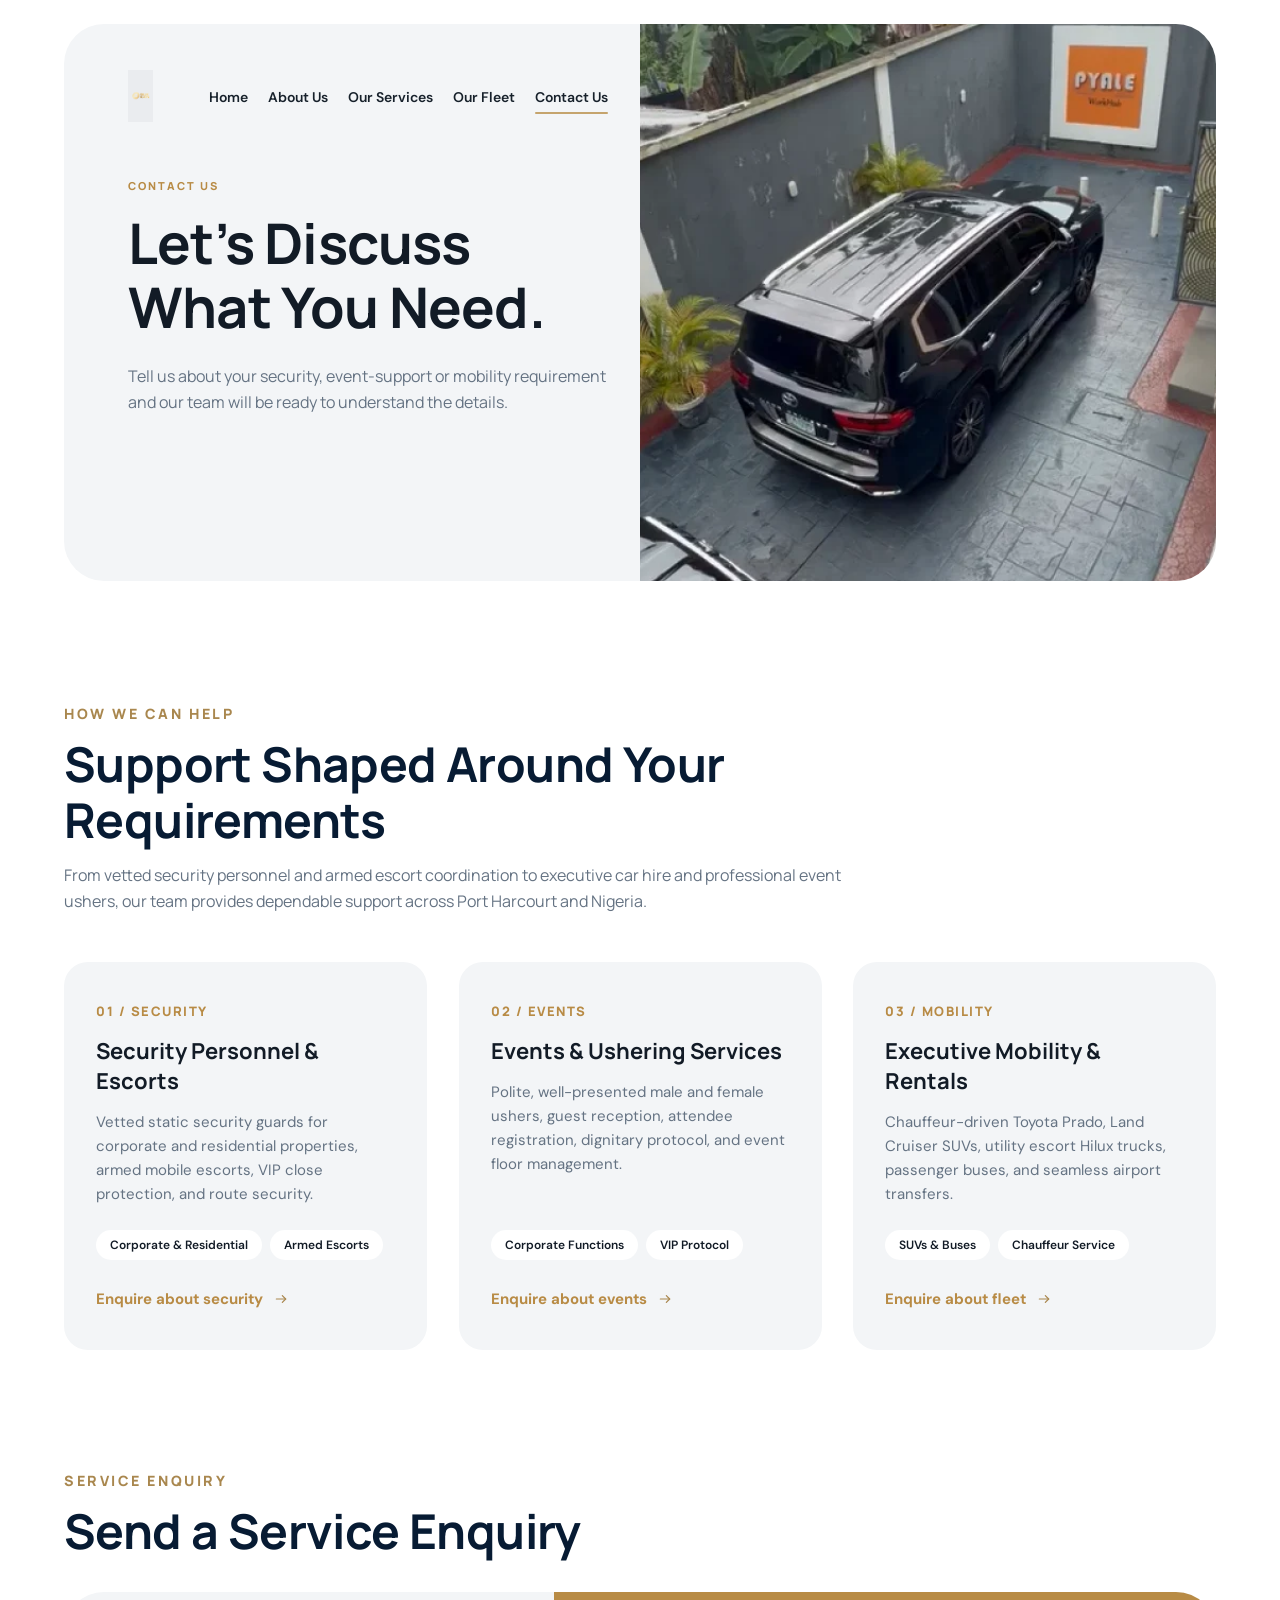
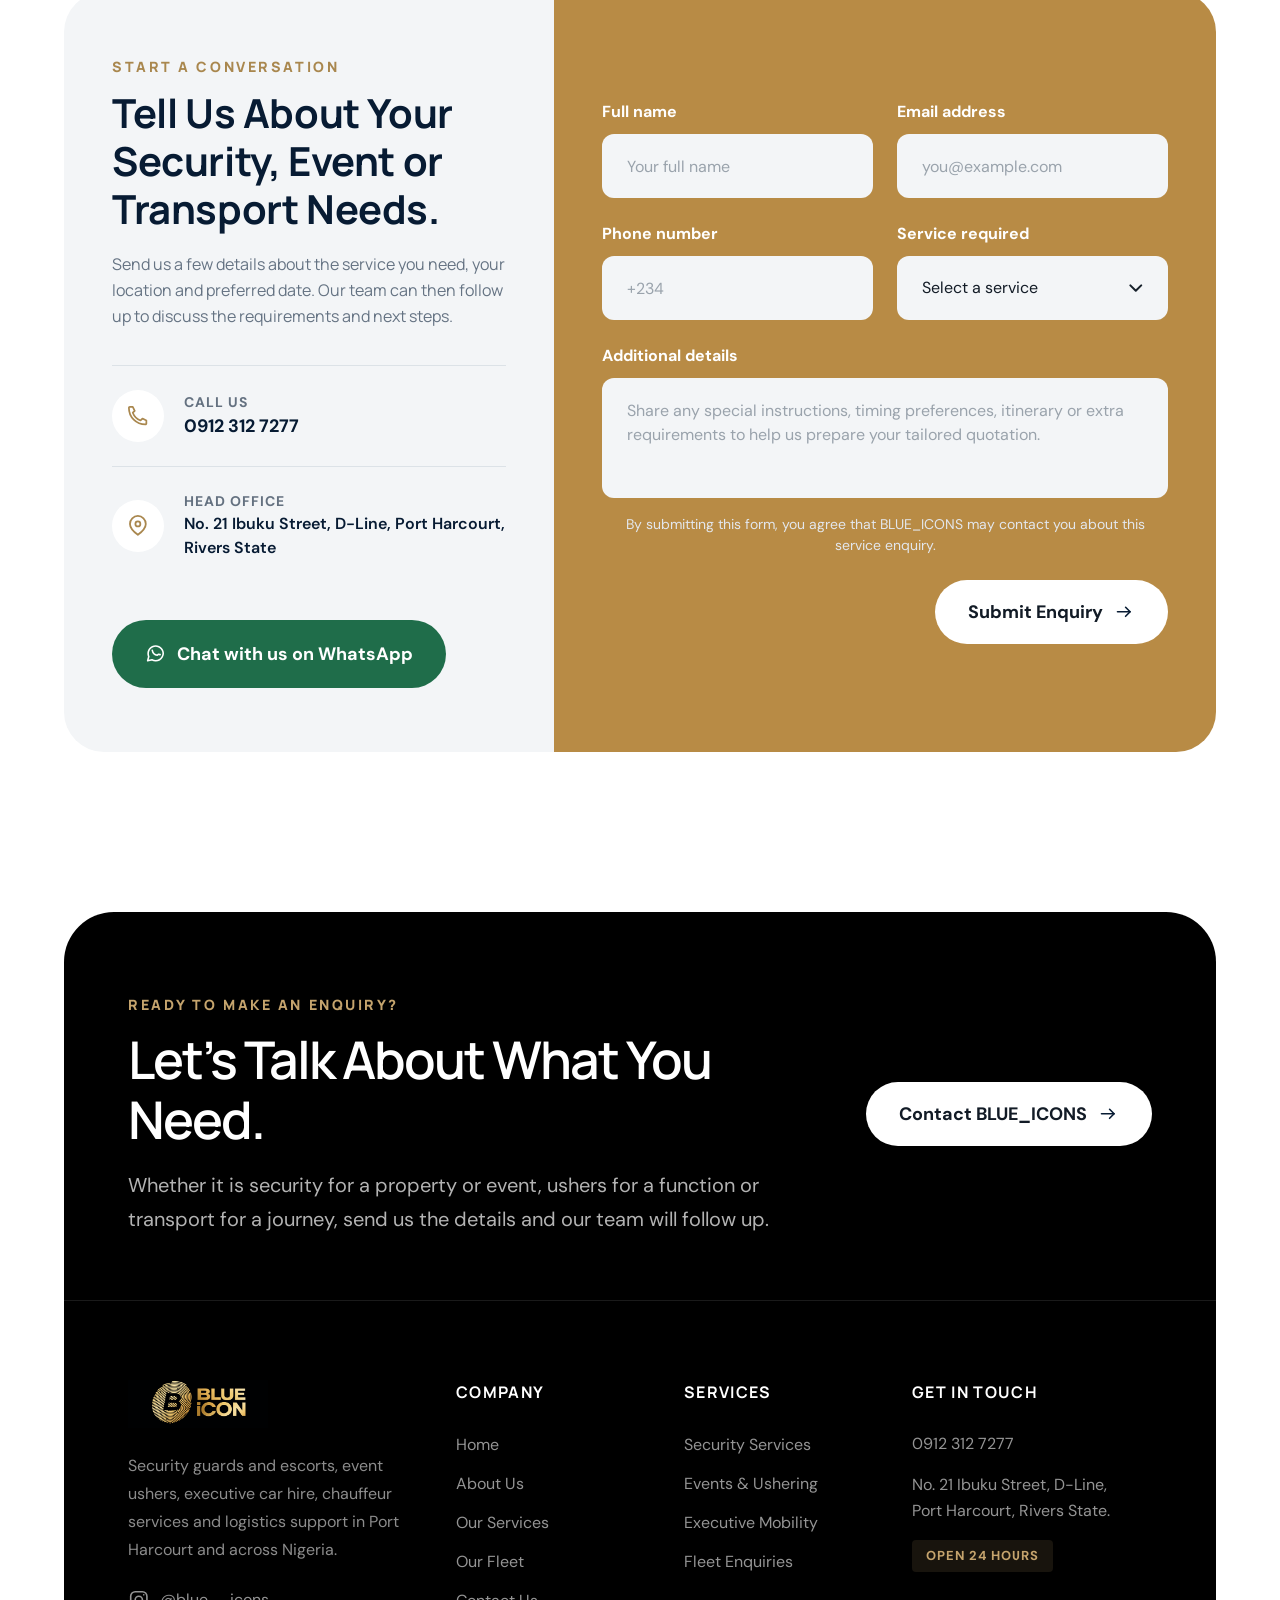
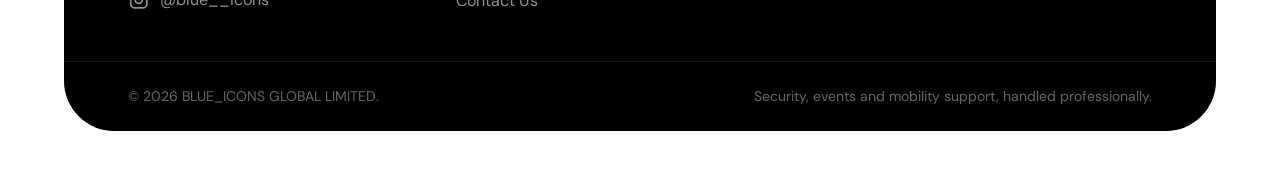
<file: contact.html>
<!DOCTYPE html>
<html lang="en">
<head>
  <meta charset="UTF-8">
  <meta name="viewport" content="width=device-width, initial-scale=1.0">
  <title>Contact Us | BLUE_ICONS GLOBAL LIMITED</title>
  <meta name="description" content="Get in touch with BLUE_ICONS GLOBAL LIMITED for security services, event ushers, executive car rentals and logistics support in Port Harcourt and across Nigeria.">
  <link rel="canonical" href="https://blueiconsglobal.com/contact.html">

  <!-- Open Graph / Facebook -->
  <meta property="og:type" content="website">
  <meta property="og:site_name" content="BLUE_ICONS GLOBAL LIMITED">
  <meta property="og:url" content="https://blueiconsglobal.com/contact.html">
  <meta property="og:title" content="Contact Us | BLUE_ICONS GLOBAL LIMITED">
  <meta property="og:description" content="Get in touch with BLUE_ICONS GLOBAL LIMITED for security services, event ushers, executive car rentals and logistics support in Port Harcourt and across Nigeria.">
  <meta property="og:image" content="assets/images/contact-hero.png">

  <!-- Twitter Sharing Previews -->
  <meta name="twitter:card" content="summary_large_image">
  <meta name="twitter:title" content="Contact Us | BLUE_ICONS GLOBAL LIMITED">
  <meta name="twitter:description" content="Get in touch with BLUE_ICONS GLOBAL LIMITED for security services, event ushers, executive car rentals and logistics support in Port Harcourt and across Nigeria.">
  <meta name="twitter:image" content="assets/images/contact-hero.png">

  <!-- Favicons -->
  <link rel="icon" type="image/x-icon" href="favicon.ico">
  <link rel="icon" type="image/png" sizes="32x32" href="assets/images/favicon.png">
  <link rel="apple-touch-icon" sizes="180x180" href="assets/images/apple-touch-icon.png">
  <link rel="preload" as="image" href="assets/images/contact-hero.webp" fetchpriority="high" type="image/webp">
  <link rel="stylesheet" href="styles/main.css">
</head>
<body data-page="contact">

  <main>
    <!-- Section 1: Contact Hero (Exact Figma Frame 37:275 / Nodes 37:276, 37:277, 37:278) -->
    <section class="page-hero-section">
      <div class="page-hero-container">
        <!-- Left Side: Integrated Navigation & Copy -->
        <div class="page-hero-left">
          <!-- Integrated Header Navigation (Figma Node 37:286) -->
          <header class="home-hero-nav">
            <a href="index.html" class="brand-logo-wrap" aria-label="BLUE_ICONS Home">
              <img src="assets/images/logo.webp" alt="BLUE_ICONS GLOBAL LIMITED" class="brand-logo" width="140" height="48" fetchpriority="high">
            </a>
            <nav class="site-nav" aria-label="Main Navigation">
              <ul class="nav-links">
                <li><a href="index.html" class="nav-link">Home</a></li>
                <li><a href="about.html" class="nav-link">About Us</a></li>
                <li><a href="services.html" class="nav-link">Our Services</a></li>
                <li><a href="fleet.html" class="nav-link">Our Fleet</a></li>
                <li><a href="contact.html" class="nav-link active">Contact Us</a></li>
              </ul>
            </nav>
            <button class="mobile-menu-btn" aria-label="Toggle navigation menu" id="mobileMenuBtn">
              <svg width="24" height="24" viewBox="0 0 24 24" fill="none" stroke="currentColor" stroke-width="2.2" stroke-linecap="round" stroke-linejoin="round" aria-hidden="true">
                <line x1="4" y1="6" x2="20" y2="6"></line>
                <line x1="4" y1="12" x2="20" y2="12"></line>
                <line x1="4" y1="18" x2="20" y2="18"></line>
              </svg>
            </button>
          </header>

          <!-- Hero Main Copy (Figma Node 37:278) -->
          <div class="page-hero-copy anim-hero-stagger">
            <span class="eyebrow">CONTACT US</span>
            <h1 class="display-hero">
              Let’s Discuss What You Need.
            </h1>
            <p class="body-default hero-subheading">
              Tell us about your security, event-support or mobility requirement and our team will be ready to understand the details.
            </p>
          </div>
        </div>

        <!-- Right Side: Black SUV at PYALE WorkHub Image (Figma Node 37:277) -->
        <div class="page-hero-right anim-img-reveal">
          <picture>
            <source srcset="assets/images/contact-hero-mobile.webp 640w, assets/images/contact-hero.webp 1000w" sizes="(max-width: 768px) 100vw, 640px" type="image/webp">
            <img src="assets/images/contact-hero.webp" alt="BLUE_ICONS Support &amp; Mobility in Nigeria" fetchpriority="high" loading="eager" width="725" height="525">
          </picture>
        </div>
      </div>
    </section>

    <!-- Section 2: How We Can Help (Compact Overview) -->
    <section class="contact-section-wrap contact-help-section">
      <div class="contact-page-container">
        <div class="contact-help-header anim-appear">
          <span class="eyebrow-large">HOW WE CAN HELP</span>
          <h2 class="heading-h1">Support Shaped Around Your Requirements</h2>
          <p class="body-default contact-help-intro">
            From vetted security personnel and armed escort coordination to executive car hire and professional event ushers, our team provides dependable support across Port Harcourt and Nigeria.
          </p>
        </div>

        <div class="contact-help-grid anim-stagger-group">
          <!-- Card 1: Security -->
          <div class="contact-help-card">
            <span class="help-card-eyebrow">01 / SECURITY</span>
            <h3 class="help-card-title">Security Personnel &amp; Escorts</h3>
            <p class="help-card-desc">
              Vetted static security guards for corporate and residential properties, armed mobile escorts, VIP close protection, and route security.
            </p>
            <div class="help-card-tags">
              <span class="help-tag">Corporate &amp; Residential</span>
              <span class="help-tag">Armed Escorts</span>
            </div>
            <a href="#enquiryForm" class="help-card-link">
              <span>Enquire about security</span>
              <img src="assets/icons/arrow-right-gold.svg" alt="" aria-hidden="true">
            </a>
          </div>

          <!-- Card 2: Events -->
          <div class="contact-help-card">
            <span class="help-card-eyebrow">02 / EVENTS</span>
            <h3 class="help-card-title">Events &amp; Ushering Services</h3>
            <p class="help-card-desc">
              Polite, well-presented male and female ushers, guest reception, attendee registration, dignitary protocol, and event floor management.
            </p>
            <div class="help-card-tags">
              <span class="help-tag">Corporate Functions</span>
              <span class="help-tag">VIP Protocol</span>
            </div>
            <a href="#enquiryForm" class="help-card-link">
              <span>Enquire about events</span>
              <img src="assets/icons/arrow-right-gold.svg" alt="" aria-hidden="true">
            </a>
          </div>

          <!-- Card 3: Mobility -->
          <div class="contact-help-card">
            <span class="help-card-eyebrow">03 / MOBILITY</span>
            <h3 class="help-card-title">Executive Mobility &amp; Rentals</h3>
            <p class="help-card-desc">
              Chauffeur-driven Toyota Prado, Land Cruiser SUVs, utility escort Hilux trucks, passenger buses, and seamless airport transfers.
            </p>
            <div class="help-card-tags">
              <span class="help-tag">SUVs &amp; Buses</span>
              <span class="help-tag">Chauffeur Service</span>
            </div>
            <a href="#enquiryForm" class="help-card-link">
              <span>Enquire about fleet</span>
              <img src="assets/icons/arrow-right-gold.svg" alt="" aria-hidden="true">
            </a>
          </div>
        </div>
      </div>
    </section>

    <!-- Section Heading: Send a Service Enquiry (Figma Node 38:762) -->
    <div class="contact-section-wrap contact-heading-section">
      <div class="contact-page-container contact-heading-wrap anim-appear">
        <span class="eyebrow-large">SERVICE ENQUIRY</span>
        <h2 class="heading-h1">Send a Service Enquiry</h2>
      </div>
    </div>

    <!-- Section 3: Contact Form Section (Exact Figma Node 39:839) -->
    <!-- Pill banner: Left contact info, Right gold container with exact field dimensions, borders & styling -->
    <section class="contact-section-wrap contact-main-section">
      <div class="contact-page-container">
        <div class="contact-pill-banner">
          
          <!-- Left Column: Contact Channels & WhatsApp -->
          <div class="contact-banner-left anim-slide-left">
            <span class="eyebrow-large">Start a Conversation</span>
            <h2 class="heading-h2" style="margin-bottom: 18px;">
              Tell Us About Your Security, Event or Transport Needs.
            </h2>
            <p class="body-default" style="margin-bottom: 36px;">
              Send us a few details about the service you need, your location and preferred date. Our team can then follow up to discuss the requirements and next steps.
            </p>

            <div style="display: flex; flex-direction: column; margin-bottom: 36px;">
              <!-- Call Us -->
              <div class="contact-channel-item">
                <div class="channel-icon-circle">
                  <img src="assets/icons/phone-gold.svg" alt="" aria-hidden="true">
                </div>
                <div class="channel-text-wrap">
                  <span class="channel-title">Call us</span>
                  <a href="tel:09123127277" class="channel-value">0912 312 7277</a>
                </div>
              </div>

              <!-- Head Office -->
              <div class="contact-channel-item">
                <div class="channel-icon-circle">
                  <img src="assets/icons/location-pin.svg" alt="" aria-hidden="true">
                </div>
                <div class="channel-text-wrap">
                  <span class="channel-title">Head office</span>
                  <span class="channel-value" style="font-size: 16px; font-weight: 600;">
                    No. 21 Ibuku Street, D-Line, Port Harcourt, Rivers State
                  </span>
                </div>
              </div>
            </div>

            <!-- WhatsApp Direct Button -->
            <div>
              <a href="https://wa.me/2349123127277?text=Hello%20BLUE_ICONS,%20I%20would%20like%20to%20enquire%20about%20your%20services." 
                 target="_blank" rel="noopener noreferrer" class="btn btn-whatsapp">
                <img src="assets/icons/whatsapp.svg" alt="" style="width: 22px; height: 22px;">
                Chat with us on WhatsApp
              </a>
            </div>
          </div>

          <!-- Right Column: Gold Container with Exact Form UI (Figma Node 38:761) -->
          <div class="contact-banner-form-wrap anim-slide-right">
            <form data-whatsapp-form id="enquiryForm">
              <div class="figma-form-grid">
                <!-- Full name -->
                <div class="figma-form-group">
                  <label class="figma-form-label" for="fullName">Full name</label>
                  <input type="text" id="fullName" name="name" class="figma-form-input" placeholder="Your full name" maxlength="100" required>
                </div>

                <!-- Email address -->
                <div class="figma-form-group">
                  <label class="figma-form-label" for="emailAddr">Email address</label>
                  <input type="email" id="emailAddr" name="email" class="figma-form-input" placeholder="you@example.com" maxlength="100" required>
                </div>

                <!-- Phone number -->
                <div class="figma-form-group">
                  <label class="figma-form-label" for="phoneNumber">Phone number</label>
                  <input type="tel" id="phoneNumber" name="phone" class="figma-form-input" placeholder="+234" maxlength="25" required>
                </div>

                <!-- Service required -->
                <div class="figma-form-group">
                  <label class="figma-form-label" for="serviceSelect">Service required</label>
                  <select id="serviceSelect" name="service" class="figma-form-select" required>
                    <option value="" disabled selected>Select a service</option>
                    <option value="Chauffeur Services">Chauffeur Services</option>
                    <option value="Logistics Support">Logistics Support</option>
                    <option value="Event Ushers & Protocol">Event Ushers &amp; Protocol</option>
                    <option value="Security Personnel & Escorts">Security Personnel &amp; Escorts</option>
                    <option value="Executive Car Rental">Executive Car Rental</option>
                    <option value="General Inquiry">Other / General Inquiry</option>
                  </select>
                </div>

                <!-- Conditional 1: Chauffeur Services -->
                <div class="service-conditional-fields is-hidden" id="fieldsChauffeur" data-service="Chauffeur Services">
                  <div class="figma-form-group">
                    <label class="figma-form-label" for="chauffeurDate">Preferred date</label>
                    <input type="date" id="chauffeurDate" name="chauffeurDate" class="figma-form-input">
                  </div>
                  <div class="figma-form-group">
                    <label class="figma-form-label" for="chauffeurDuration">Duration or distance</label>
                    <input type="text" id="chauffeurDuration" name="chauffeurDuration" class="figma-form-input" placeholder="e.g. 8 hours, 3 days, or 120 km">
                  </div>
                  <div class="figma-form-group">
                    <label class="figma-form-label" for="chauffeurPickupState">Pickup state</label>
                    <select id="chauffeurPickupState" name="chauffeurPickupState" class="figma-form-select state-select">
                      <option value="" disabled selected>Select pickup state</option>
                      <option value="Abia">Abia</option>
                      <option value="Adamawa">Adamawa</option>
                      <option value="Akwa Ibom">Akwa Ibom</option>
                      <option value="Anambra">Anambra</option>
                      <option value="Bauchi">Bauchi</option>
                      <option value="Bayelsa">Bayelsa</option>
                      <option value="Benue">Benue</option>
                      <option value="Borno">Borno</option>
                      <option value="Cross River">Cross River</option>
                      <option value="Delta">Delta</option>
                      <option value="Ebonyi">Ebonyi</option>
                      <option value="Edo">Edo</option>
                      <option value="Ekiti">Ekiti</option>
                      <option value="Enugu">Enugu</option>
                      <option value="Federal Capital Territory (Abuja)">Federal Capital Territory (Abuja)</option>
                      <option value="Gombe">Gombe</option>
                      <option value="Imo">Imo</option>
                      <option value="Jigawa">Jigawa</option>
                      <option value="Kaduna">Kaduna</option>
                      <option value="Kano">Kano</option>
                      <option value="Katsina">Katsina</option>
                      <option value="Kebbi">Kebbi</option>
                      <option value="Kogi">Kogi</option>
                      <option value="Kwara">Kwara</option>
                      <option value="Lagos">Lagos</option>
                      <option value="Nasarawa">Nasarawa</option>
                      <option value="Niger">Niger</option>
                      <option value="Ogun">Ogun</option>
                      <option value="Ondo">Ondo</option>
                      <option value="Osun">Osun</option>
                      <option value="Oyo">Oyo</option>
                      <option value="Plateau">Plateau</option>
                      <option value="Rivers">Rivers</option>
                      <option value="Sokoto">Sokoto</option>
                      <option value="Taraba">Taraba</option>
                      <option value="Yobe">Yobe</option>
                      <option value="Zamfara">Zamfara</option>
                    </select>
                  </div>
                  <div class="figma-form-group">
                    <label class="figma-form-label" for="chauffeurPickupDetails">Pickup address or landmark</label>
                    <input type="text" id="chauffeurPickupDetails" name="chauffeurPickupDetails" class="figma-form-input" placeholder="Pickup airport, hotel or address">
                  </div>
                  <div class="figma-form-group">
                    <label class="figma-form-label" for="chauffeurDestState">Destination state</label>
                    <select id="chauffeurDestState" name="chauffeurDestState" class="figma-form-select state-select">
                      <option value="" disabled selected>Select destination state</option>
                      <option value="Abia">Abia</option>
                      <option value="Adamawa">Adamawa</option>
                      <option value="Akwa Ibom">Akwa Ibom</option>
                      <option value="Anambra">Anambra</option>
                      <option value="Bauchi">Bauchi</option>
                      <option value="Bayelsa">Bayelsa</option>
                      <option value="Benue">Benue</option>
                      <option value="Borno">Borno</option>
                      <option value="Cross River">Cross River</option>
                      <option value="Delta">Delta</option>
                      <option value="Ebonyi">Ebonyi</option>
                      <option value="Edo">Edo</option>
                      <option value="Ekiti">Ekiti</option>
                      <option value="Enugu">Enugu</option>
                      <option value="Federal Capital Territory (Abuja)">Federal Capital Territory (Abuja)</option>
                      <option value="Gombe">Gombe</option>
                      <option value="Imo">Imo</option>
                      <option value="Jigawa">Jigawa</option>
                      <option value="Kaduna">Kaduna</option>
                      <option value="Kano">Kano</option>
                      <option value="Katsina">Katsina</option>
                      <option value="Kebbi">Kebbi</option>
                      <option value="Kogi">Kogi</option>
                      <option value="Kwara">Kwara</option>
                      <option value="Lagos">Lagos</option>
                      <option value="Nasarawa">Nasarawa</option>
                      <option value="Niger">Niger</option>
                      <option value="Ogun">Ogun</option>
                      <option value="Ondo">Ondo</option>
                      <option value="Osun">Osun</option>
                      <option value="Oyo">Oyo</option>
                      <option value="Plateau">Plateau</option>
                      <option value="Rivers">Rivers</option>
                      <option value="Sokoto">Sokoto</option>
                      <option value="Taraba">Taraba</option>
                      <option value="Yobe">Yobe</option>
                      <option value="Zamfara">Zamfara</option>
                    </select>
                  </div>
                  <div class="figma-form-group">
                    <label class="figma-form-label" for="chauffeurDestDetails">Destination details</label>
                    <input type="text" id="chauffeurDestDetails" name="chauffeurDestDetails" class="figma-form-input" placeholder="Destination city, venue or office">
                  </div>
                </div>

                <!-- Conditional 2: Logistics Support -->
                <div class="service-conditional-fields is-hidden" id="fieldsLogistics" data-service="Logistics Support">
                  <div class="figma-form-group full-width">
                    <label class="figma-form-label" for="logisticsCargo">What needs to be transported?</label>
                    <input type="text" id="logisticsCargo" name="logisticsCargo" class="figma-form-input" placeholder="e.g. Event equipment, sensitive documents, retail cargo, or supplies">
                  </div>
                  <div class="figma-form-group">
                    <label class="figma-form-label" for="logisticsDate">Preferred date / timeline</label>
                    <input type="date" id="logisticsDate" name="logisticsDate" class="figma-form-input">
                  </div>
                  <div class="figma-form-group">
                    <label class="figma-form-label" for="logisticsDuration">Estimated distance or duration</label>
                    <input type="text" id="logisticsDuration" name="logisticsDuration" class="figma-form-input" placeholder="e.g. Same-day delivery, 350 km, or scheduled weekly">
                  </div>
                  <div class="figma-form-group">
                    <label class="figma-form-label" for="logisticsPickupState">Pickup state</label>
                    <select id="logisticsPickupState" name="logisticsPickupState" class="figma-form-select state-select">
                      <option value="" disabled selected>Select pickup state</option>
                      <option value="Abia">Abia</option>
                      <option value="Adamawa">Adamawa</option>
                      <option value="Akwa Ibom">Akwa Ibom</option>
                      <option value="Anambra">Anambra</option>
                      <option value="Bauchi">Bauchi</option>
                      <option value="Bayelsa">Bayelsa</option>
                      <option value="Benue">Benue</option>
                      <option value="Borno">Borno</option>
                      <option value="Cross River">Cross River</option>
                      <option value="Delta">Delta</option>
                      <option value="Ebonyi">Ebonyi</option>
                      <option value="Edo">Edo</option>
                      <option value="Ekiti">Ekiti</option>
                      <option value="Enugu">Enugu</option>
                      <option value="Federal Capital Territory (Abuja)">Federal Capital Territory (Abuja)</option>
                      <option value="Gombe">Gombe</option>
                      <option value="Imo">Imo</option>
                      <option value="Jigawa">Jigawa</option>
                      <option value="Kaduna">Kaduna</option>
                      <option value="Kano">Kano</option>
                      <option value="Katsina">Katsina</option>
                      <option value="Kebbi">Kebbi</option>
                      <option value="Kogi">Kogi</option>
                      <option value="Kwara">Kwara</option>
                      <option value="Lagos">Lagos</option>
                      <option value="Nasarawa">Nasarawa</option>
                      <option value="Niger">Niger</option>
                      <option value="Ogun">Ogun</option>
                      <option value="Ondo">Ondo</option>
                      <option value="Osun">Osun</option>
                      <option value="Oyo">Oyo</option>
                      <option value="Plateau">Plateau</option>
                      <option value="Rivers">Rivers</option>
                      <option value="Sokoto">Sokoto</option>
                      <option value="Taraba">Taraba</option>
                      <option value="Yobe">Yobe</option>
                      <option value="Zamfara">Zamfara</option>
                    </select>
                  </div>
                  <div class="figma-form-group">
                    <label class="figma-form-label" for="logisticsPickupAddress">Pickup address or facility</label>
                    <input type="text" id="logisticsPickupAddress" name="logisticsPickupAddress" class="figma-form-input" placeholder="Pickup facility, warehouse or site">
                  </div>
                  <div class="figma-form-group">
                    <label class="figma-form-label" for="logisticsDeliveryState">Delivery state</label>
                    <select id="logisticsDeliveryState" name="logisticsDeliveryState" class="figma-form-select state-select">
                      <option value="" disabled selected>Select delivery state</option>
                      <option value="Abia">Abia</option>
                      <option value="Adamawa">Adamawa</option>
                      <option value="Akwa Ibom">Akwa Ibom</option>
                      <option value="Anambra">Anambra</option>
                      <option value="Bauchi">Bauchi</option>
                      <option value="Bayelsa">Bayelsa</option>
                      <option value="Benue">Benue</option>
                      <option value="Borno">Borno</option>
                      <option value="Cross River">Cross River</option>
                      <option value="Delta">Delta</option>
                      <option value="Ebonyi">Ebonyi</option>
                      <option value="Edo">Edo</option>
                      <option value="Ekiti">Ekiti</option>
                      <option value="Enugu">Enugu</option>
                      <option value="Federal Capital Territory (Abuja)">Federal Capital Territory (Abuja)</option>
                      <option value="Gombe">Gombe</option>
                      <option value="Imo">Imo</option>
                      <option value="Jigawa">Jigawa</option>
                      <option value="Kaduna">Kaduna</option>
                      <option value="Kano">Kano</option>
                      <option value="Katsina">Katsina</option>
                      <option value="Kebbi">Kebbi</option>
                      <option value="Kogi">Kogi</option>
                      <option value="Kwara">Kwara</option>
                      <option value="Lagos">Lagos</option>
                      <option value="Nasarawa">Nasarawa</option>
                      <option value="Niger">Niger</option>
                      <option value="Ogun">Ogun</option>
                      <option value="Ondo">Ondo</option>
                      <option value="Osun">Osun</option>
                      <option value="Oyo">Oyo</option>
                      <option value="Plateau">Plateau</option>
                      <option value="Rivers">Rivers</option>
                      <option value="Sokoto">Sokoto</option>
                      <option value="Taraba">Taraba</option>
                      <option value="Yobe">Yobe</option>
                      <option value="Zamfara">Zamfara</option>
                    </select>
                  </div>
                  <div class="figma-form-group">
                    <label class="figma-form-label" for="logisticsDeliveryAddress">Delivery address or destination</label>
                    <input type="text" id="logisticsDeliveryAddress" name="logisticsDeliveryAddress" class="figma-form-input" placeholder="Drop-off facility or site address">
                  </div>
                </div>

                <!-- Conditional 3: Event Ushers & Protocol -->
                <div class="service-conditional-fields is-hidden" id="fieldsEvents" data-service="Event Ushers & Protocol">
                  <div class="figma-form-group">
                    <label class="figma-form-label" for="eventType">Event type</label>
                    <input type="text" id="eventType" name="eventType" class="figma-form-input" placeholder="e.g. Wedding, Corporate Summit, Gala, AGM">
                  </div>
                  <div class="figma-form-group">
                    <label class="figma-form-label" for="eventDate">Event date</label>
                    <input type="date" id="eventDate" name="eventDate" class="figma-form-input">
                  </div>
                  <div class="figma-form-group">
                    <label class="figma-form-label" for="eventState">Event state</label>
                    <select id="eventState" name="eventState" class="figma-form-select state-select">
                      <option value="" disabled selected>Select event state</option>
                      <option value="Abia">Abia</option>
                      <option value="Adamawa">Adamawa</option>
                      <option value="Akwa Ibom">Akwa Ibom</option>
                      <option value="Anambra">Anambra</option>
                      <option value="Bauchi">Bauchi</option>
                      <option value="Bayelsa">Bayelsa</option>
                      <option value="Benue">Benue</option>
                      <option value="Borno">Borno</option>
                      <option value="Cross River">Cross River</option>
                      <option value="Delta">Delta</option>
                      <option value="Ebonyi">Ebonyi</option>
                      <option value="Edo">Edo</option>
                      <option value="Ekiti">Ekiti</option>
                      <option value="Enugu">Enugu</option>
                      <option value="Federal Capital Territory (Abuja)">Federal Capital Territory (Abuja)</option>
                      <option value="Gombe">Gombe</option>
                      <option value="Imo">Imo</option>
                      <option value="Jigawa">Jigawa</option>
                      <option value="Kaduna">Kaduna</option>
                      <option value="Kano">Kano</option>
                      <option value="Katsina">Katsina</option>
                      <option value="Kebbi">Kebbi</option>
                      <option value="Kogi">Kogi</option>
                      <option value="Kwara">Kwara</option>
                      <option value="Lagos">Lagos</option>
                      <option value="Nasarawa">Nasarawa</option>
                      <option value="Niger">Niger</option>
                      <option value="Ogun">Ogun</option>
                      <option value="Ondo">Ondo</option>
                      <option value="Osun">Osun</option>
                      <option value="Oyo">Oyo</option>
                      <option value="Plateau">Plateau</option>
                      <option value="Rivers">Rivers</option>
                      <option value="Sokoto">Sokoto</option>
                      <option value="Taraba">Taraba</option>
                      <option value="Yobe">Yobe</option>
                      <option value="Zamfara">Zamfara</option>
                    </select>
                  </div>
                  <div class="figma-form-group">
                    <label class="figma-form-label" for="eventVenue">Venue or address</label>
                    <input type="text" id="eventVenue" name="eventVenue" class="figma-form-input" placeholder="e.g. Hotel Presidential, Eko Hotel, etc.">
                  </div>
                  <div class="figma-form-group">
                    <label class="figma-form-label" for="eventGuests">Expected guest count</label>
                    <input type="text" id="eventGuests" name="eventGuests" class="figma-form-input" placeholder="e.g. 150 guests, 500+ attendees">
                  </div>
                  <div class="figma-form-group">
                    <label class="figma-form-label" for="eventUshers">Number of ushers / protocol needed</label>
                    <input type="text" id="eventUshers" name="eventUshers" class="figma-form-input" placeholder="e.g. 6 female ushers, 4 VIP protocol">
                  </div>
                </div>

                <!-- Conditional 4: Security Personnel & Escort -->
                <div class="service-conditional-fields is-hidden" id="fieldsSecurity" data-service="Security Personnel & Escorts">
                  <div class="figma-form-group">
                    <label class="figma-form-label" for="securityType">Type of security or escort needed</label>
                    <select id="securityType" name="securityType" class="figma-form-select">
                      <option value="" disabled selected>Select security type</option>
                      <option value="Manned Guarding (Static Property)">Manned Guarding (Static Property)</option>
                      <option value="Armed Escort & Mobile Convoy">Armed Escort &amp; Mobile Convoy</option>
                      <option value="VIP / Close Protection Officer (CPO)">VIP / Close Protection Officer (CPO)</option>
                      <option value="Event Security & Access Control">Event Security &amp; Access Control</option>
                      <option value="Combined Guarding & Escort">Combined Guarding &amp; Escort</option>
                    </select>
                  </div>
                  <div class="figma-form-group">
                    <label class="figma-form-label" for="securityPersonnelCount">Number of personnel</label>
                    <input type="text" id="securityPersonnelCount" name="securityPersonnelCount" class="figma-form-input" placeholder="e.g. 4 static guards, 2 armed escorts">
                  </div>
                  <div class="figma-form-group">
                    <label class="figma-form-label" for="securityDate">Preferred start date</label>
                    <input type="date" id="securityDate" name="securityDate" class="figma-form-input">
                  </div>
                  <div class="figma-form-group">
                    <label class="figma-form-label" for="securityDuration">Duration</label>
                    <input type="text" id="securityDuration" name="securityDuration" class="figma-form-input" placeholder="e.g. 1 day, 2 weeks, ongoing contract">
                  </div>
                  <div class="figma-form-group">
                    <label class="figma-form-label" for="securityState">Location state</label>
                    <select id="securityState" name="securityState" class="figma-form-select state-select">
                      <option value="" disabled selected>Select state</option>
                      <option value="Abia">Abia</option>
                      <option value="Adamawa">Adamawa</option>
                      <option value="Akwa Ibom">Akwa Ibom</option>
                      <option value="Anambra">Anambra</option>
                      <option value="Bauchi">Bauchi</option>
                      <option value="Bayelsa">Bayelsa</option>
                      <option value="Benue">Benue</option>
                      <option value="Borno">Borno</option>
                      <option value="Cross River">Cross River</option>
                      <option value="Delta">Delta</option>
                      <option value="Ebonyi">Ebonyi</option>
                      <option value="Edo">Edo</option>
                      <option value="Ekiti">Ekiti</option>
                      <option value="Enugu">Enugu</option>
                      <option value="Federal Capital Territory (Abuja)">Federal Capital Territory (Abuja)</option>
                      <option value="Gombe">Gombe</option>
                      <option value="Imo">Imo</option>
                      <option value="Jigawa">Jigawa</option>
                      <option value="Kaduna">Kaduna</option>
                      <option value="Kano">Kano</option>
                      <option value="Katsina">Katsina</option>
                      <option value="Kebbi">Kebbi</option>
                      <option value="Kogi">Kogi</option>
                      <option value="Kwara">Kwara</option>
                      <option value="Lagos">Lagos</option>
                      <option value="Nasarawa">Nasarawa</option>
                      <option value="Niger">Niger</option>
                      <option value="Ogun">Ogun</option>
                      <option value="Ondo">Ondo</option>
                      <option value="Osun">Osun</option>
                      <option value="Oyo">Oyo</option>
                      <option value="Plateau">Plateau</option>
                      <option value="Rivers">Rivers</option>
                      <option value="Sokoto">Sokoto</option>
                      <option value="Taraba">Taraba</option>
                      <option value="Yobe">Yobe</option>
                      <option value="Zamfara">Zamfara</option>
                    </select>
                  </div>
                  <div class="figma-form-group">
                    <label class="figma-form-label" for="securityLocation">Site, premises or route details</label>
                    <input type="text" id="securityLocation" name="securityLocation" class="figma-form-input" placeholder="Premises address, route or site location">
                  </div>
                </div>

                <!-- Conditional 5: Executive Car Rental -->
                <div class="service-conditional-fields is-hidden" id="fieldsRental" data-service="Executive Car Rental">
                  <div class="figma-form-group">
                    <label class="figma-form-label" for="rentalVehicle">Preferred vehicle</label>
                    <select id="rentalVehicle" name="rentalVehicle" class="figma-form-select">
                      <option value="" disabled selected>Select vehicle</option>
                      <option value="Toyota Land Cruiser">Toyota Land Cruiser</option>
                      <option value="Toyota Prado SUV">Toyota Prado SUV</option>
                      <option value="Toyota Hilux Escort Truck">Toyota Hilux Escort Truck</option>
                      <option value="Toyota Hiace Bus">Toyota Hiace Bus</option>
                      <option value="Coaster Bus">Coaster Bus</option>
                      <option value="Cadillac Escalade">Cadillac Escalade</option>
                      <option value="Multiple Vehicles / Convoy">Multiple Vehicles / Convoy</option>
                    </select>
                  </div>
                  <div class="figma-form-group">
                    <label class="figma-form-label" for="rentalDate">Preferred date</label>
                    <input type="date" id="rentalDate" name="rentalDate" class="figma-form-input">
                  </div>
                  <div class="figma-form-group">
                    <label class="figma-form-label" for="rentalDuration">Rental duration or distance</label>
                    <input type="text" id="rentalDuration" name="rentalDuration" class="figma-form-input" placeholder="e.g. 3 days, 1 week, or 250 km">
                  </div>
                  <div class="figma-form-group">
                    <label class="figma-form-label" for="rentalChauffeur">Chauffeur option</label>
                    <select id="rentalChauffeur" name="rentalChauffeur" class="figma-form-select">
                      <option value="With professional chauffeur" selected>With professional chauffeur</option>
                      <option value="Self-drive option">Self-drive option</option>
                    </select>
                  </div>
                  <div class="figma-form-group">
                    <label class="figma-form-label" for="rentalPickupState">Pickup state</label>
                    <select id="rentalPickupState" name="rentalPickupState" class="figma-form-select state-select">
                      <option value="" disabled selected>Select pickup state</option>
                      <option value="Abia">Abia</option>
                      <option value="Adamawa">Adamawa</option>
                      <option value="Akwa Ibom">Akwa Ibom</option>
                      <option value="Anambra">Anambra</option>
                      <option value="Bauchi">Bauchi</option>
                      <option value="Bayelsa">Bayelsa</option>
                      <option value="Benue">Benue</option>
                      <option value="Borno">Borno</option>
                      <option value="Cross River">Cross River</option>
                      <option value="Delta">Delta</option>
                      <option value="Ebonyi">Ebonyi</option>
                      <option value="Edo">Edo</option>
                      <option value="Ekiti">Ekiti</option>
                      <option value="Enugu">Enugu</option>
                      <option value="Federal Capital Territory (Abuja)">Federal Capital Territory (Abuja)</option>
                      <option value="Gombe">Gombe</option>
                      <option value="Imo">Imo</option>
                      <option value="Jigawa">Jigawa</option>
                      <option value="Kaduna">Kaduna</option>
                      <option value="Kano">Kano</option>
                      <option value="Katsina">Katsina</option>
                      <option value="Kebbi">Kebbi</option>
                      <option value="Kogi">Kogi</option>
                      <option value="Kwara">Kwara</option>
                      <option value="Lagos">Lagos</option>
                      <option value="Nasarawa">Nasarawa</option>
                      <option value="Niger">Niger</option>
                      <option value="Ogun">Ogun</option>
                      <option value="Ondo">Ondo</option>
                      <option value="Osun">Osun</option>
                      <option value="Oyo">Oyo</option>
                      <option value="Plateau">Plateau</option>
                      <option value="Rivers">Rivers</option>
                      <option value="Sokoto">Sokoto</option>
                      <option value="Taraba">Taraba</option>
                      <option value="Yobe">Yobe</option>
                      <option value="Zamfara">Zamfara</option>
                    </select>
                  </div>
                  <div class="figma-form-group">
                    <label class="figma-form-label" for="rentalDestState">Destination state</label>
                    <select id="rentalDestState" name="rentalDestState" class="figma-form-select state-select">
                      <option value="" disabled selected>Select destination state</option>
                      <option value="Abia">Abia</option>
                      <option value="Adamawa">Adamawa</option>
                      <option value="Akwa Ibom">Akwa Ibom</option>
                      <option value="Anambra">Anambra</option>
                      <option value="Bauchi">Bauchi</option>
                      <option value="Bayelsa">Bayelsa</option>
                      <option value="Benue">Benue</option>
                      <option value="Borno">Borno</option>
                      <option value="Cross River">Cross River</option>
                      <option value="Delta">Delta</option>
                      <option value="Ebonyi">Ebonyi</option>
                      <option value="Edo">Edo</option>
                      <option value="Ekiti">Ekiti</option>
                      <option value="Enugu">Enugu</option>
                      <option value="Federal Capital Territory (Abuja)">Federal Capital Territory (Abuja)</option>
                      <option value="Gombe">Gombe</option>
                      <option value="Imo">Imo</option>
                      <option value="Jigawa">Jigawa</option>
                      <option value="Kaduna">Kaduna</option>
                      <option value="Kano">Kano</option>
                      <option value="Katsina">Katsina</option>
                      <option value="Kebbi">Kebbi</option>
                      <option value="Kogi">Kogi</option>
                      <option value="Kwara">Kwara</option>
                      <option value="Lagos">Lagos</option>
                      <option value="Nasarawa">Nasarawa</option>
                      <option value="Niger">Niger</option>
                      <option value="Ogun">Ogun</option>
                      <option value="Ondo">Ondo</option>
                      <option value="Osun">Osun</option>
                      <option value="Oyo">Oyo</option>
                      <option value="Plateau">Plateau</option>
                      <option value="Rivers">Rivers</option>
                      <option value="Sokoto">Sokoto</option>
                      <option value="Taraba">Taraba</option>
                      <option value="Yobe">Yobe</option>
                      <option value="Zamfara">Zamfara</option>
                    </select>
                  </div>
                </div>

                <!-- Conditional 6: General / Other Inquiry -->
                <div class="service-conditional-fields is-hidden" id="fieldsGeneral" data-service="General Inquiry">
                  <div class="figma-form-group">
                    <label class="figma-form-label" for="generalDate">Preferred date</label>
                    <input type="date" id="generalDate" name="generalDate" class="figma-form-input">
                  </div>
                  <div class="figma-form-group">
                    <label class="figma-form-label" for="generalState">Location state</label>
                    <select id="generalState" name="generalState" class="figma-form-select state-select">
                      <option value="" disabled selected>Select location state</option>
                      <option value="Abia">Abia</option>
                      <option value="Adamawa">Adamawa</option>
                      <option value="Akwa Ibom">Akwa Ibom</option>
                      <option value="Anambra">Anambra</option>
                      <option value="Bauchi">Bauchi</option>
                      <option value="Bayelsa">Bayelsa</option>
                      <option value="Benue">Benue</option>
                      <option value="Borno">Borno</option>
                      <option value="Cross River">Cross River</option>
                      <option value="Delta">Delta</option>
                      <option value="Ebonyi">Ebonyi</option>
                      <option value="Edo">Edo</option>
                      <option value="Ekiti">Ekiti</option>
                      <option value="Enugu">Enugu</option>
                      <option value="Federal Capital Territory (Abuja)">Federal Capital Territory (Abuja)</option>
                      <option value="Gombe">Gombe</option>
                      <option value="Imo">Imo</option>
                      <option value="Jigawa">Jigawa</option>
                      <option value="Kaduna">Kaduna</option>
                      <option value="Kano">Kano</option>
                      <option value="Katsina">Katsina</option>
                      <option value="Kebbi">Kebbi</option>
                      <option value="Kogi">Kogi</option>
                      <option value="Kwara">Kwara</option>
                      <option value="Lagos">Lagos</option>
                      <option value="Nasarawa">Nasarawa</option>
                      <option value="Niger">Niger</option>
                      <option value="Ogun">Ogun</option>
                      <option value="Ondo">Ondo</option>
                      <option value="Osun">Osun</option>
                      <option value="Oyo">Oyo</option>
                      <option value="Plateau">Plateau</option>
                      <option value="Rivers">Rivers</option>
                      <option value="Sokoto">Sokoto</option>
                      <option value="Taraba">Taraba</option>
                      <option value="Yobe">Yobe</option>
                      <option value="Zamfara">Zamfara</option>
                    </select>
                  </div>
                </div>

                <!-- Additional details (Full Width) -->
                <div class="figma-form-group full-width">
                  <label class="figma-form-label" for="moreDetails">Additional details</label>
                  <textarea id="moreDetails" name="notes" class="figma-form-textarea" maxlength="2000"
                    placeholder="Share any special instructions, timing preferences, itinerary or extra requirements to help us prepare your tailored quotation."></textarea>
                </div>
              </div>

              <!-- Disclaimer -->
              <p class="figma-form-disclaimer">
                By submitting this form, you agree that BLUE_ICONS may contact you about this service enquiry.
              </p>

              <!-- Submit Button (White button matching Figma) -->
              <div class="figma-submit-wrap">
                <button type="submit" class="btn btn-white">
                  Submit Enquiry
                  <img src="assets/icons/arrow-right-navy-26.svg" alt="" aria-hidden="true">
                </button>
              </div>
            </form>
          </div>

        </div>
      </div>
    </section>
  </main>

  <!-- Unified Global Boxed Footer -->
  <footer class="site-footer-boxed" id="contact-cta">
    <!-- Pre-footer CTA: Tell Us What You Need -->
    <div class="footer-cta-block anim-appear">
      <div class="footer-cta-text">
        <span class="eyebrow">READY TO MAKE AN ENQUIRY?</span>
        <h2>Let’s Talk About What You Need.</h2>
        <p>Whether it is security for a property or event, ushers for a function or transport for a journey, send us the details and our team will follow up.</p>
      </div>
      <div class="footer-cta-action">
        <a href="#enquiryForm" class="btn btn-white">
          Contact BLUE_ICONS
          <img src="assets/icons/arrow-right-navy-26.svg" alt="" aria-hidden="true">
        </a>
      </div>
    </div>

    <!-- 4 Columns Footer -->
    <div class="footer-columns-block">
      <!-- Col 1: Brand -->
      <div class="footer-brand-col">
        <div class="footer-brandmark">
          <img src="assets/images/logo.webp" alt="BLUE_ICONS GLOBAL LIMITED" class="footer-brandmark-logo" loading="lazy" decoding="async" width="140" height="48">
        </div>
        <p class="footer-brand-desc">
          Security guards and escorts, event ushers, executive car hire, chauffeur services and logistics support in Port Harcourt and across Nigeria.
        </p>
        <a href="https://instagram.com/blue__icons" target="_blank" rel="noopener noreferrer" class="footer-social-link">
          <img src="assets/icons/instagram.svg" alt="" aria-hidden="true">
          <span>@blue__icons</span>
        </a>
      </div>

      <!-- Col 2: Company -->
      <div class="footer-nav-col">
        <h4>Company</h4>
        <ul class="footer-links-list">
          <li><a href="index.html">Home</a></li>
          <li><a href="about.html">About Us</a></li>
          <li><a href="services.html">Our Services</a></li>
          <li><a href="fleet.html">Our Fleet</a></li>
          <li><a href="contact.html">Contact Us</a></li>
        </ul>
      </div>

      <!-- Col 3: Services -->
      <div class="footer-nav-col">
        <h4>Services</h4>
        <ul class="footer-links-list">
          <li><a href="services.html#security">Security Services</a></li>
          <li><a href="services.html#events">Events &amp; Ushering</a></li>
          <li><a href="services.html#mobility">Executive Mobility</a></li>
          <li><a href="fleet.html">Fleet Enquiries</a></li>
        </ul>
      </div>

      <!-- Col 4: Get in Touch -->
      <div class="footer-nav-col">
        <h4>Get in Touch</h4>
        <div class="footer-contact-info">
          <a href="tel:09123127277" class="footer-phone-link">0912 312 7277</a>
          <p class="footer-address">
            No. 21 Ibuku Street, D-Line,<br>
            Port Harcourt, Rivers State.
          </p>
          <span class="footer-hours-badge">Open 24 hours</span>
        </div>
      </div>
    </div>

    <!-- Bottom Copyright Bar -->
    <div class="footer-bottom-bar">
      <span>&copy; 2026 BLUE_ICONS GLOBAL LIMITED.</span>
      <span>Security, events and mobility support, handled professionally.</span>
    </div>
  </footer>

  <script src="scripts/main.js"></script>
</body>
</html>
</file>
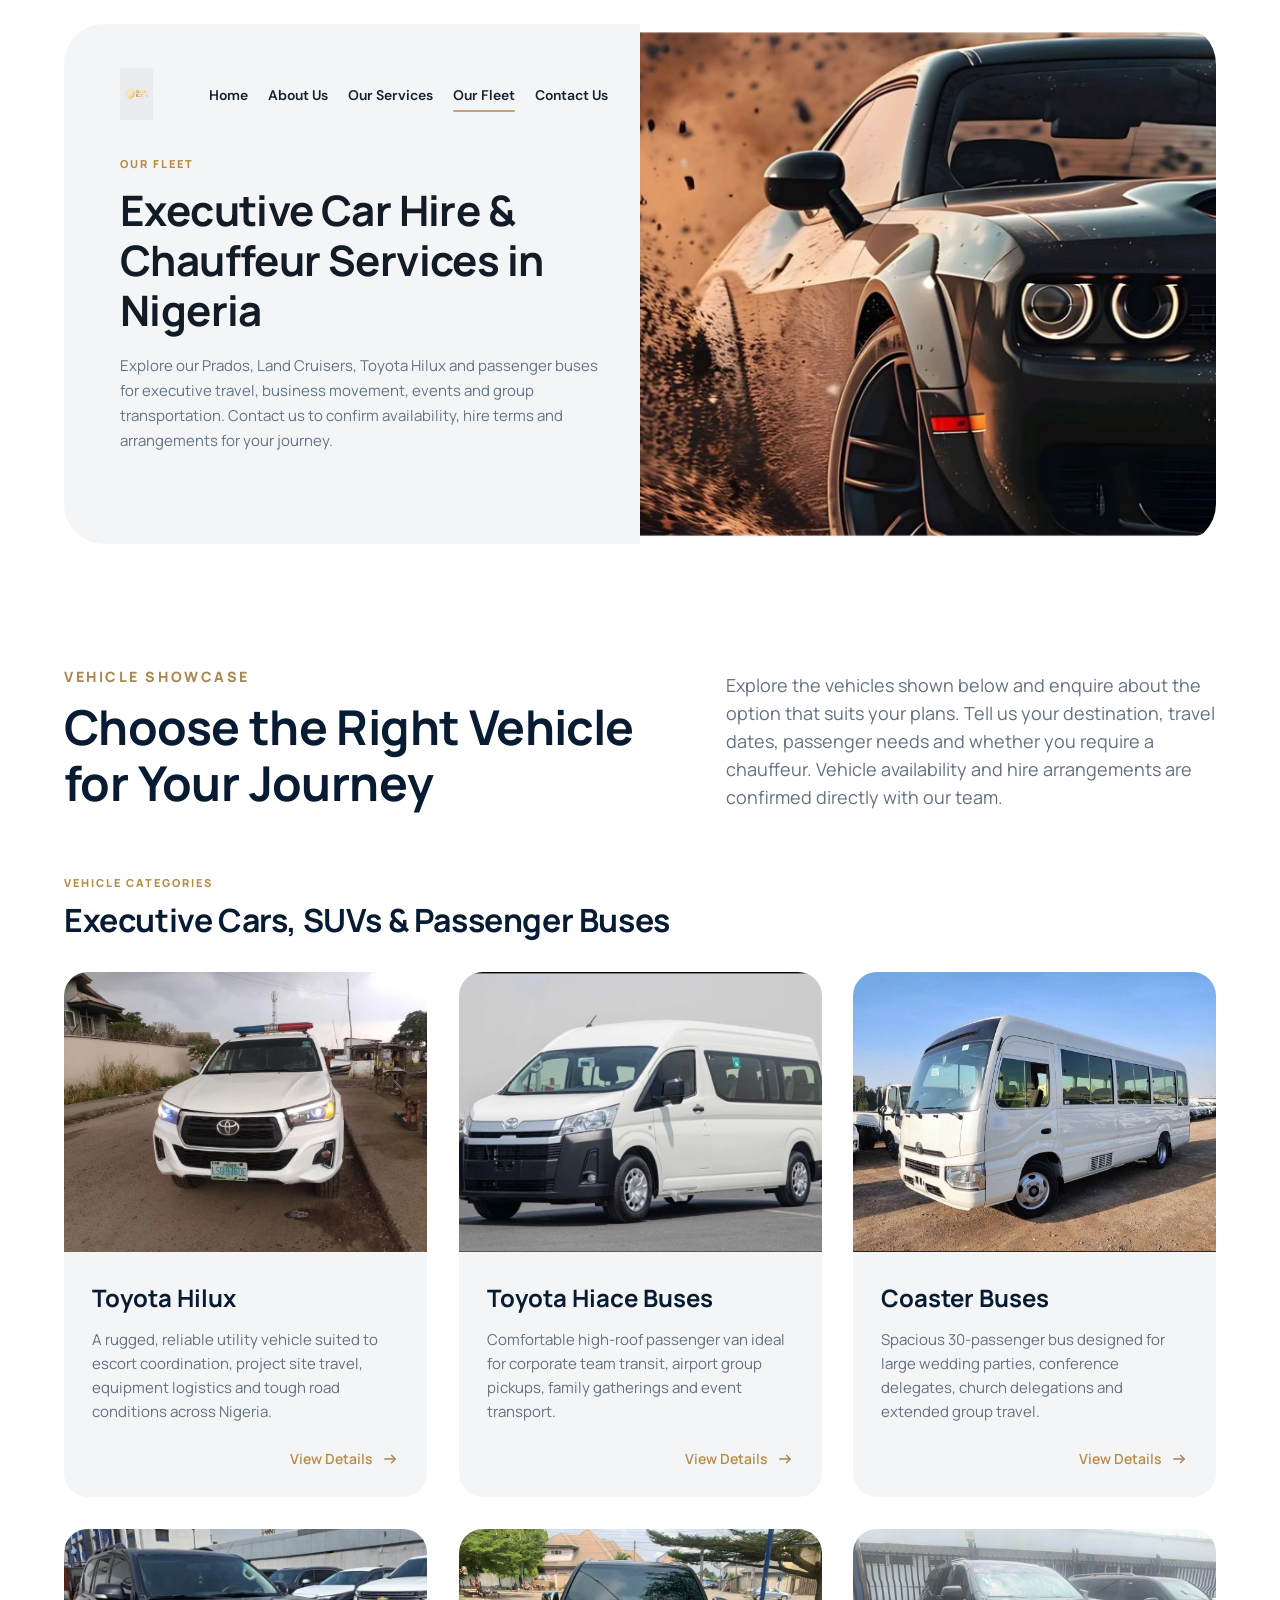
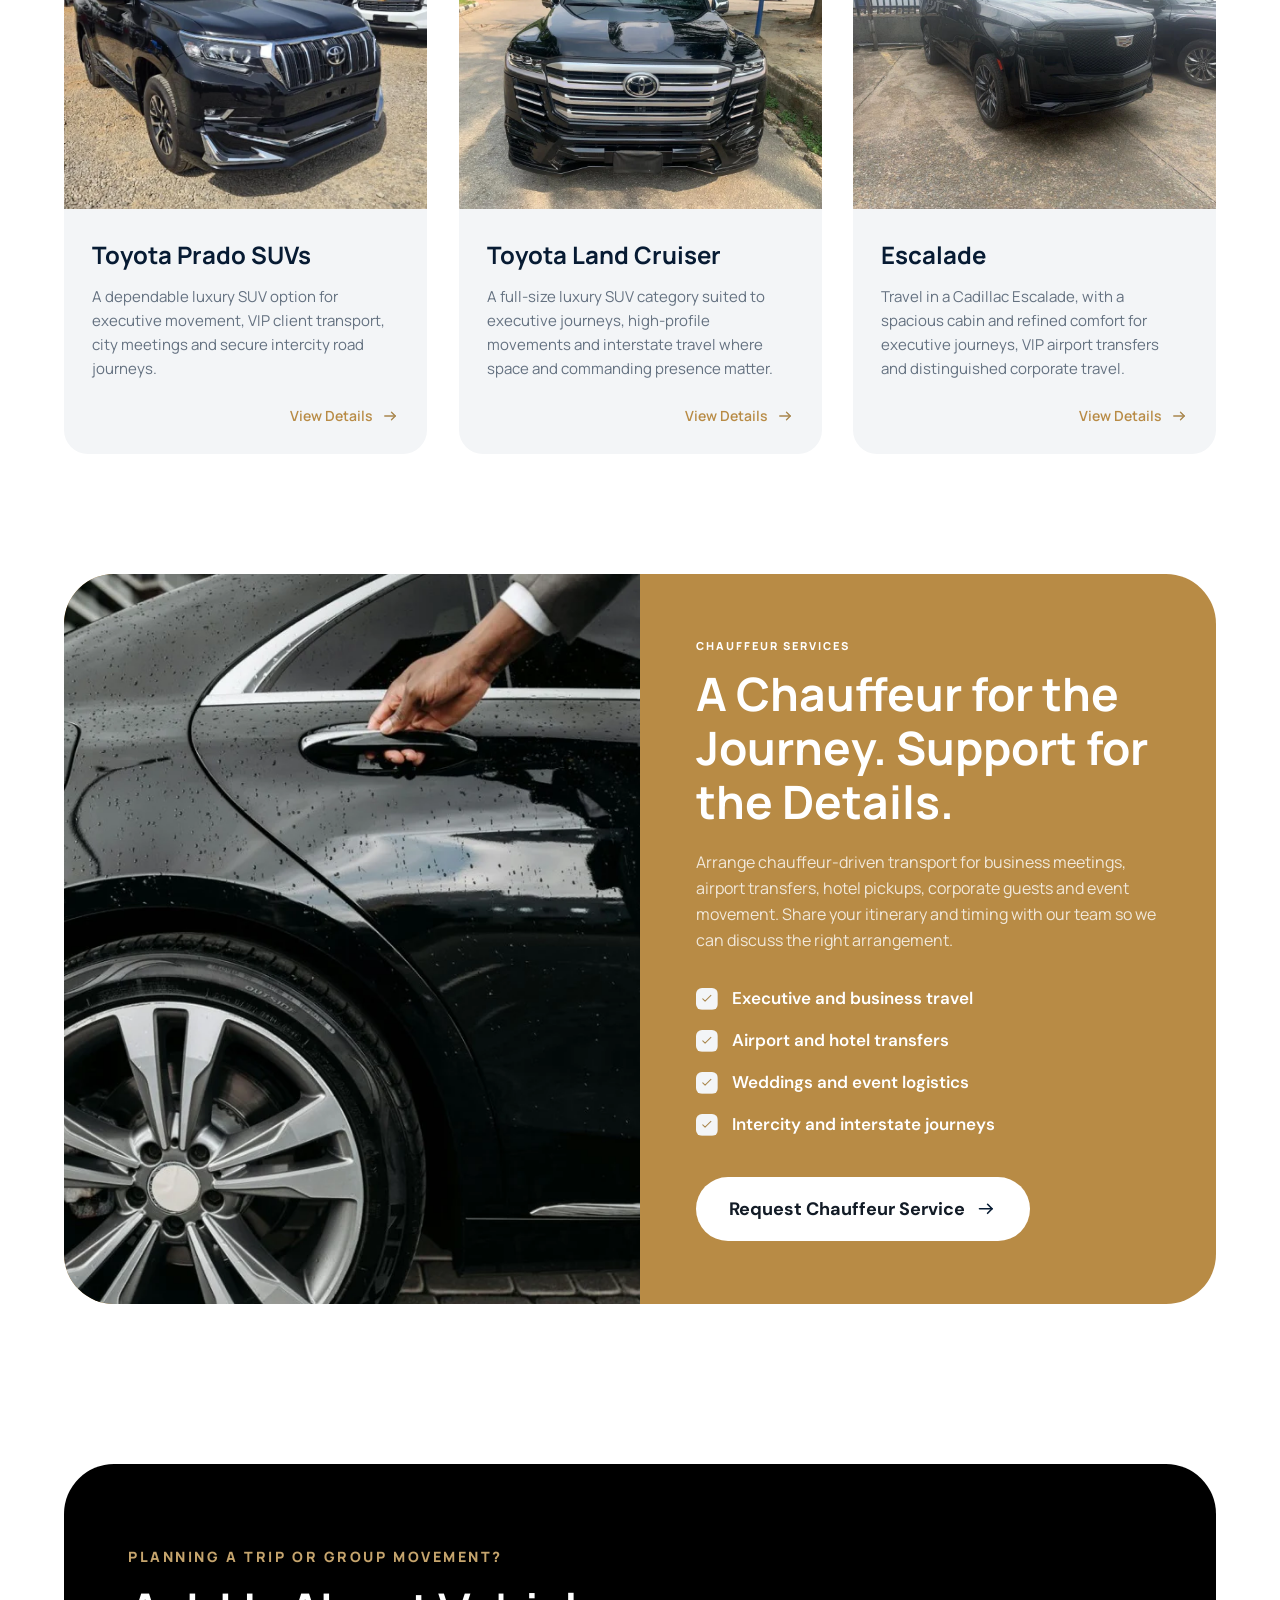
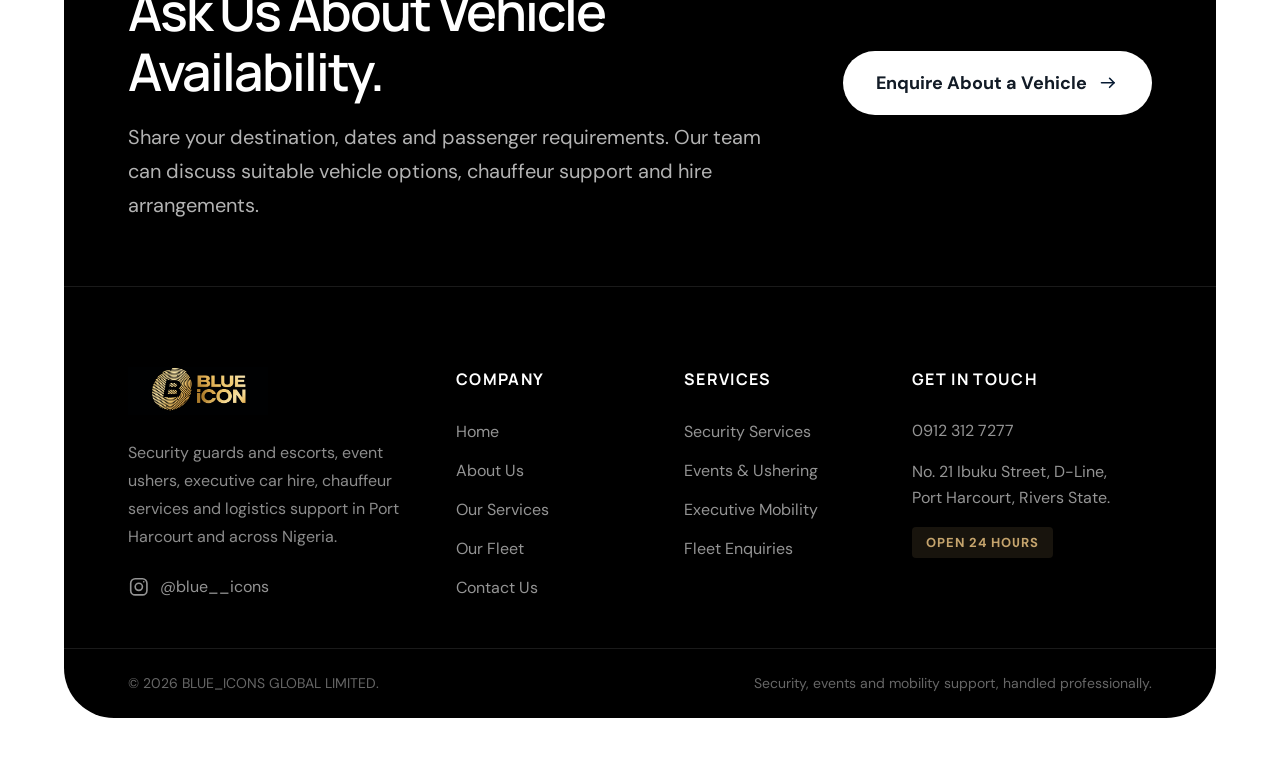
<file: fleet.html>
<!DOCTYPE html>
<html lang="en">
<head>
  <meta charset="UTF-8">
  <meta name="viewport" content="width=device-width, initial-scale=1.0">
  <title>Our Fleet | BLUE_ICONS GLOBAL LIMITED</title>
  <meta name="description" content="Explore our Prados, Land Cruisers, Toyota Hilux and passenger buses for executive travel, business movement, events and group transportation. Contact us to confirm availability, hire terms and arrangements for your journey.">
  <link rel="canonical" href="https://blueiconsglobal.com/fleet.html">

  <!-- Open Graph / Facebook -->
  <meta property="og:type" content="website">
  <meta property="og:site_name" content="BLUE_ICONS GLOBAL LIMITED">
  <meta property="og:url" content="https://blueiconsglobal.com/fleet.html">
  <meta property="og:title" content="Our Fleet | BLUE_ICONS GLOBAL LIMITED">
  <meta property="og:description" content="Explore our Prados, Land Cruisers, Toyota Hilux and passenger buses for executive travel, business movement, events and group transportation. Contact us to confirm availability, hire terms and arrangements for your journey.">
  <meta property="og:image" content="assets/images/fleet-hero.png">

  <!-- Twitter Sharing Previews -->
  <meta name="twitter:card" content="summary_large_image">
  <meta name="twitter:title" content="Our Fleet | BLUE_ICONS GLOBAL LIMITED">
  <meta name="twitter:description" content="Explore our Prados, Land Cruisers, Toyota Hilux and passenger buses for executive travel, business movement, events and group transportation. Contact us to confirm availability, hire terms and arrangements for your journey.">
  <meta name="twitter:image" content="assets/images/fleet-hero.png">

  <!-- Favicons -->
  <link rel="icon" type="image/x-icon" href="favicon.ico">
  <link rel="icon" type="image/png" sizes="32x32" href="assets/images/favicon.png">
  <link rel="apple-touch-icon" sizes="180x180" href="assets/images/apple-touch-icon.png">
  <link rel="preload" as="image" href="assets/images/fleet-hero.webp" fetchpriority="high" type="image/webp">
  <link rel="stylesheet" href="styles/main.css">
</head>
<body data-page="fleet">

  <main>
    <!-- Section 1: Fleet Hero (Exact Figma Frame 71:325 / Node 71:326) -->
    <section class="page-hero-section fleet-hero-section">
      <div class="page-hero-container fleet-hero-container">
        <!-- Left Side: Integrated Navigation & Copy -->
        <div class="page-hero-left fleet-hero-left">
          <!-- Integrated Header Navigation (Figma Node 71:336) -->
          <header class="home-hero-nav">
            <a href="index.html" class="brand-logo-wrap" aria-label="BLUE_ICONS Home">
              <img src="assets/images/logo.webp" alt="BLUE_ICONS GLOBAL LIMITED" class="brand-logo" width="140" height="48" fetchpriority="high">
            </a>
            <nav class="site-nav" aria-label="Main Navigation">
              <ul class="nav-links">
                <li><a href="index.html" class="nav-link">Home</a></li>
                <li><a href="about.html" class="nav-link">About Us</a></li>
                <li><a href="services.html" class="nav-link">Our Services</a></li>
                <li><a href="fleet.html" class="nav-link active">Our Fleet</a></li>
                <li><a href="contact.html" class="nav-link">Contact Us</a></li>
              </ul>
            </nav>
            <button class="mobile-menu-btn" aria-label="Toggle navigation menu" id="mobileMenuBtn">
              <svg width="24" height="24" viewBox="0 0 24 24" fill="none" stroke="currentColor" stroke-width="2.2" stroke-linecap="round" stroke-linejoin="round" aria-hidden="true">
                <line x1="4" y1="6" x2="20" y2="6"></line>
                <line x1="4" y1="12" x2="20" y2="12"></line>
                <line x1="4" y1="18" x2="20" y2="18"></line>
              </svg>
            </button>
          </header>

          <!-- Hero Main Copy (Figma Node 71:328) -->
          <div class="page-hero-copy fleet-hero-copy anim-hero-stagger">
            <span class="eyebrow">OUR FLEET</span>
            <h1 class="display-hero fleet-hero-heading">
              Executive Car Hire &amp;<br>Chauffeur Services in Nigeria
            </h1>
            <p class="body-default hero-subheading fleet-hero-subheading">
              Explore our Prados, Land Cruisers, Toyota Hilux and passenger buses for executive travel, business movement, events and group transportation. Contact us to confirm availability, hire terms and arrangements for your journey.
            </p>
          </div>
        </div>

        <!-- Right Side: Clean curved media image (Figma Node 71:327) -->
        <div class="page-hero-right fleet-hero-right anim-img-reveal">
          <picture>
            <source srcset="assets/images/fleet-hero-mobile.webp 720w, assets/images/fleet-hero.webp 1320w" sizes="(max-width: 768px) 100vw, 640px" type="image/webp">
            <img src="assets/images/fleet-hero.webp" alt="BLUE_ICONS Executive Car Hire Fleet in Nigeria" fetchpriority="high" loading="eager" width="1320" height="1131">
          </picture>
        </div>
      </div>
    </section>

    <!-- Section 2: Fleet Catalog Section — Plain White Background -->
    <section class="fleet-grid-section">
      <div class="container">
        <!-- 2-column split header (desktop), stacked (mobile) -->
        <div class="section-header-split fleet-showcase-split anim-appear">
          <div>
            <span class="eyebrow-large">VEHICLE SHOWCASE</span>
            <h2 class="heading-h1">
              Choose the Right Vehicle for Your Journey
            </h2>
          </div>
          <div>
            <p class="body-large">
              Explore the vehicles shown below and enquire about the option that suits your plans. Tell us your destination, travel dates, passenger needs and whether you require a chauffeur. Vehicle availability and hire arrangements are confirmed directly with our team.
            </p>
          </div>
        </div>

        <!-- Vehicle Categories Header -->
        <div class="fleet-catalog-header anim-appear">
          <span class="eyebrow">VEHICLE CATEGORIES</span>
          <h2 class="heading-h2">Executive Cars, SUVs &amp; Passenger Buses</h2>
        </div>

        <div class="vehicles-catalog-grid anim-stagger-group">
          <!-- 01: Toyota Hilux -->
          <div class="vehicle-card">
            <div class="vehicle-card-media">
              <img src="assets/vehicles/hilux/main.webp" alt="Toyota Hilux Utility Escort Truck" loading="lazy" decoding="async" width="1040" height="780">
            </div>
            <div class="vehicle-card-body">
              <h3>Toyota Hilux</h3>
              <p>
                A rugged, reliable utility vehicle suited to escort coordination, project site travel, equipment logistics and tough road conditions across Nigeria.
              </p>
              <a href="vehicle-detail.html?vehicle=hilux" class="vehicle-card-link">
                <span>View Details</span>
                <img src="assets/icons/arrow-right-gold.svg" alt="" aria-hidden="true" width="16" height="16">
              </a>
            </div>
          </div>

          <!-- 02: Toyota Hiace Buses -->
          <div class="vehicle-card">
            <div class="vehicle-card-media">
              <img src="assets/vehicles/hiace/main.webp" alt="Toyota Hiace Passenger Bus" loading="lazy" decoding="async" width="1206" height="682">
            </div>
            <div class="vehicle-card-body">
              <h3>Toyota Hiace Buses</h3>
              <p>
                Comfortable high-roof passenger van ideal for corporate team transit, airport group pickups, family gatherings and event transport.
              </p>
              <a href="vehicle-detail.html?vehicle=hiace" class="vehicle-card-link">
                <span>View Details</span>
                <img src="assets/icons/arrow-right-gold.svg" alt="" aria-hidden="true" width="16" height="16">
              </a>
            </div>
          </div>

          <!-- 03: Coaster Buses -->
          <div class="vehicle-card">
            <div class="vehicle-card-media">
              <img src="assets/vehicles/coaster/main.webp" alt="Toyota Coaster Executive Bus" loading="lazy" decoding="async" width="1206" height="906">
            </div>
            <div class="vehicle-card-body">
              <h3>Coaster Buses</h3>
              <p>
                Spacious 30-passenger bus designed for large wedding parties, conference delegates, church delegations and extended group travel.
              </p>
              <a href="vehicle-detail.html?vehicle=coaster" class="vehicle-card-link">
                <span>View Details</span>
                <img src="assets/icons/arrow-right-gold.svg" alt="" aria-hidden="true" width="16" height="16">
              </a>
            </div>
          </div>

          <!-- 04: Toyota Prado SUVs -->
          <div class="vehicle-card">
            <div class="vehicle-card-media">
              <img src="assets/vehicles/prado/main.webp" alt="Toyota Prado Luxury SUV" loading="lazy" decoding="async" width="810" height="1080">
            </div>
            <div class="vehicle-card-body">
              <h3>Toyota Prado SUVs</h3>
              <p>
                A dependable luxury SUV option for executive movement, VIP client transport, city meetings and secure intercity road journeys.
              </p>
              <a href="vehicle-detail.html?vehicle=prado" class="vehicle-card-link">
                <span>View Details</span>
                <img src="assets/icons/arrow-right-gold.svg" alt="" aria-hidden="true" width="16" height="16">
              </a>
            </div>
          </div>

          <!-- 05: Toyota Land Cruiser -->
          <div class="vehicle-card">
            <div class="vehicle-card-media">
              <img src="assets/vehicles/land-cruiser/main.webp" alt="Toyota Land Cruiser V8 Executive SUV" loading="lazy" decoding="async" width="1080" height="810">
            </div>
            <div class="vehicle-card-body">
              <h3>Toyota Land Cruiser</h3>
              <p>
                A full-size luxury SUV category suited to executive journeys, high-profile movements and interstate travel where space and commanding presence matter.
              </p>
              <a href="vehicle-detail.html?vehicle=land-cruiser" class="vehicle-card-link">
                <span>View Details</span>
                <img src="assets/icons/arrow-right-gold.svg" alt="" aria-hidden="true" width="16" height="16">
              </a>
            </div>
          </div>

          <!-- 06: Escalade -->
          <div class="vehicle-card">
            <div class="vehicle-card-media">
              <img src="assets/vehicles/escalade/main.webp" alt="Cadillac Escalade Luxury SUV" loading="lazy" decoding="async" width="1080" height="810">
            </div>
            <div class="vehicle-card-body">
              <h3>Escalade</h3>
              <p>
                Travel in a Cadillac Escalade, with a spacious cabin and refined comfort for executive journeys, VIP airport transfers and distinguished corporate travel.
              </p>
              <a href="vehicle-detail.html?vehicle=escalade" class="vehicle-card-link">
                <span>View Details</span>
                <img src="assets/icons/arrow-right-gold.svg" alt="" aria-hidden="true" width="16" height="16">
              </a>
            </div>
          </div>
        </div>
      </div>
    </section>

    <!-- Section 3: Chauffeur Services Pill Banner (Figma Node 71:549) -->
    <!-- Gold brand color (#b88b45), pill shape (rounded 50px), white text, vehicle photo on left -->
    <section class="fleet-chauffeur-section">
      <div class="container">
        <div class="chauffeur-gold-banner">
          <!-- Left: Chauffeur vehicle image -->
          <div class="chauffeur-banner-media anim-slide-left">
            <img src="assets/images/chauffeur.webp" alt="BLUE_ICONS Professional Chauffeur Services" loading="lazy" decoding="async" width="695" height="833">
          </div>

          <!-- Right: Content in White -->
          <div class="chauffeur-banner-content anim-slide-right">
            <span class="eyebrow" style="color: #ffffff;">CHAUFFEUR SERVICES</span>
            <h2>A Chauffeur for the Journey. Support for the Details.</h2>
            <p>
              Arrange chauffeur-driven transport for business meetings, airport transfers, hotel pickups, corporate guests and event movement. Share your itinerary and timing with our team so we can discuss the right arrangement.
            </p>

            <div class="chauffeur-checklist">
              <div class="chauffeur-check-item">
                <img src="assets/icons/71_567.svg" alt="" aria-hidden="true">
                <span>Executive and business travel</span>
              </div>
              <div class="chauffeur-check-item">
                <img src="assets/icons/71_567.svg" alt="" aria-hidden="true">
                <span>Airport and hotel transfers</span>
              </div>
              <div class="chauffeur-check-item">
                <img src="assets/icons/71_567.svg" alt="" aria-hidden="true">
                <span>Weddings and event logistics</span>
              </div>
              <div class="chauffeur-check-item">
                <img src="assets/icons/71_567.svg" alt="" aria-hidden="true">
                <span>Intercity and interstate journeys</span>
              </div>
            </div>

            <div>
              <a href="contact.html?service=chauffeur" class="btn btn-white btn-chauffeur-request">
                Request Chauffeur Service
                <img src="assets/icons/arrow-right-navy-26.svg" alt="" aria-hidden="true">
              </a>
            </div>
          </div>
        </div>
      </div>
    </section>
  </main>

  <!-- Unified Global Boxed Footer -->
  <footer class="site-footer-boxed" id="contact-cta">
    <!-- Pre-footer CTA: Ask Us About Vehicle Availability (Figma Node 71:359) -->
    <div class="footer-cta-block anim-appear">
      <div class="footer-cta-text">
        <span class="eyebrow">PLANNING A TRIP OR GROUP MOVEMENT?</span>
        <h2>Ask Us About Vehicle Availability.</h2>
        <p>Share your destination, dates and passenger requirements. Our team can discuss suitable vehicle options, chauffeur support and hire arrangements.</p>
      </div>
      <div class="footer-cta-action">
        <a href="contact.html?service=car-hire" class="btn btn-white">
          Enquire About a Vehicle
          <img src="assets/icons/arrow-right-navy-26.svg" alt="" aria-hidden="true">
        </a>
      </div>
    </div>

    <!-- 4 Columns Footer -->
    <div class="footer-columns-block">
      <!-- Col 1: Brand -->
      <div class="footer-brand-col">
        <div class="footer-brandmark">
          <img src="assets/images/logo.webp" alt="BLUE_ICONS GLOBAL LIMITED" class="footer-brandmark-logo" loading="lazy" decoding="async" width="140" height="48">
        </div>
        <p class="footer-brand-desc">
          Security guards and escorts, event ushers, executive car hire, chauffeur services and logistics support in Port Harcourt and across Nigeria.
        </p>
        <a href="https://instagram.com/blue__icons" target="_blank" rel="noopener noreferrer" class="footer-social-link">
          <img src="assets/icons/instagram.svg" alt="" aria-hidden="true">
          <span>@blue__icons</span>
        </a>
      </div>

      <!-- Col 2: Company -->
      <div class="footer-nav-col">
        <h4>Company</h4>
        <ul class="footer-links-list">
          <li><a href="index.html">Home</a></li>
          <li><a href="about.html">About Us</a></li>
          <li><a href="services.html">Our Services</a></li>
          <li><a href="fleet.html">Our Fleet</a></li>
          <li><a href="contact.html">Contact Us</a></li>
        </ul>
      </div>

      <!-- Col 3: Services -->
      <div class="footer-nav-col">
        <h4>Services</h4>
        <ul class="footer-links-list">
          <li><a href="services.html#security">Security Services</a></li>
          <li><a href="services.html#events">Events &amp; Ushering</a></li>
          <li><a href="services.html#mobility">Executive Mobility</a></li>
          <li><a href="fleet.html">Fleet Enquiries</a></li>
        </ul>
      </div>

      <!-- Col 4: Get in Touch -->
      <div class="footer-nav-col">
        <h4>Get in Touch</h4>
        <div class="footer-contact-info">
          <a href="tel:09123127277" class="footer-phone-link">0912 312 7277</a>
          <p class="footer-address">
            No. 21 Ibuku Street, D-Line,<br>
            Port Harcourt, Rivers State.
          </p>
          <span class="footer-hours-badge">Open 24 hours</span>
        </div>
      </div>
    </div>

    <!-- Bottom Copyright Bar -->
    <div class="footer-bottom-bar">
      <span>&copy; 2026 BLUE_ICONS GLOBAL LIMITED.</span>
      <span>Security, events and mobility support, handled professionally.</span>
    </div>
  </footer>

  <script src="scripts/main.js"></script>
</body>
</html>
</file>
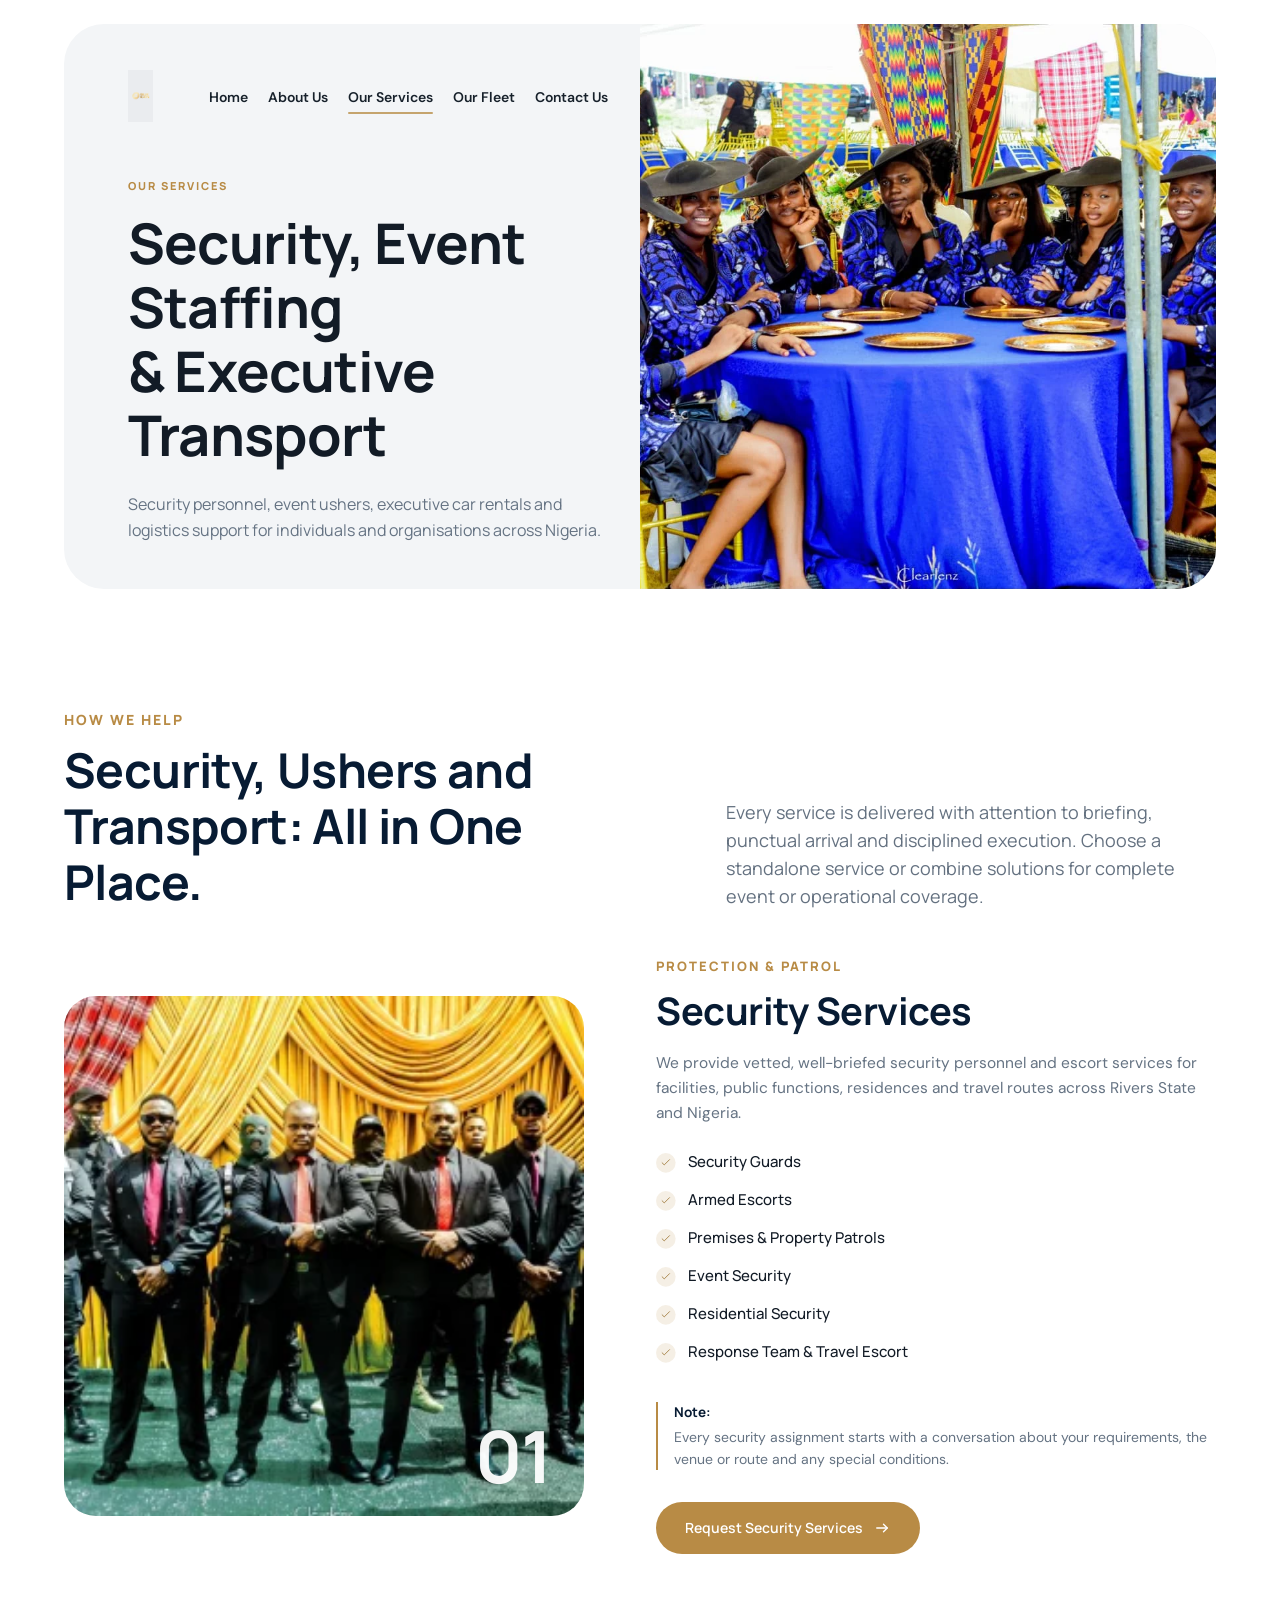
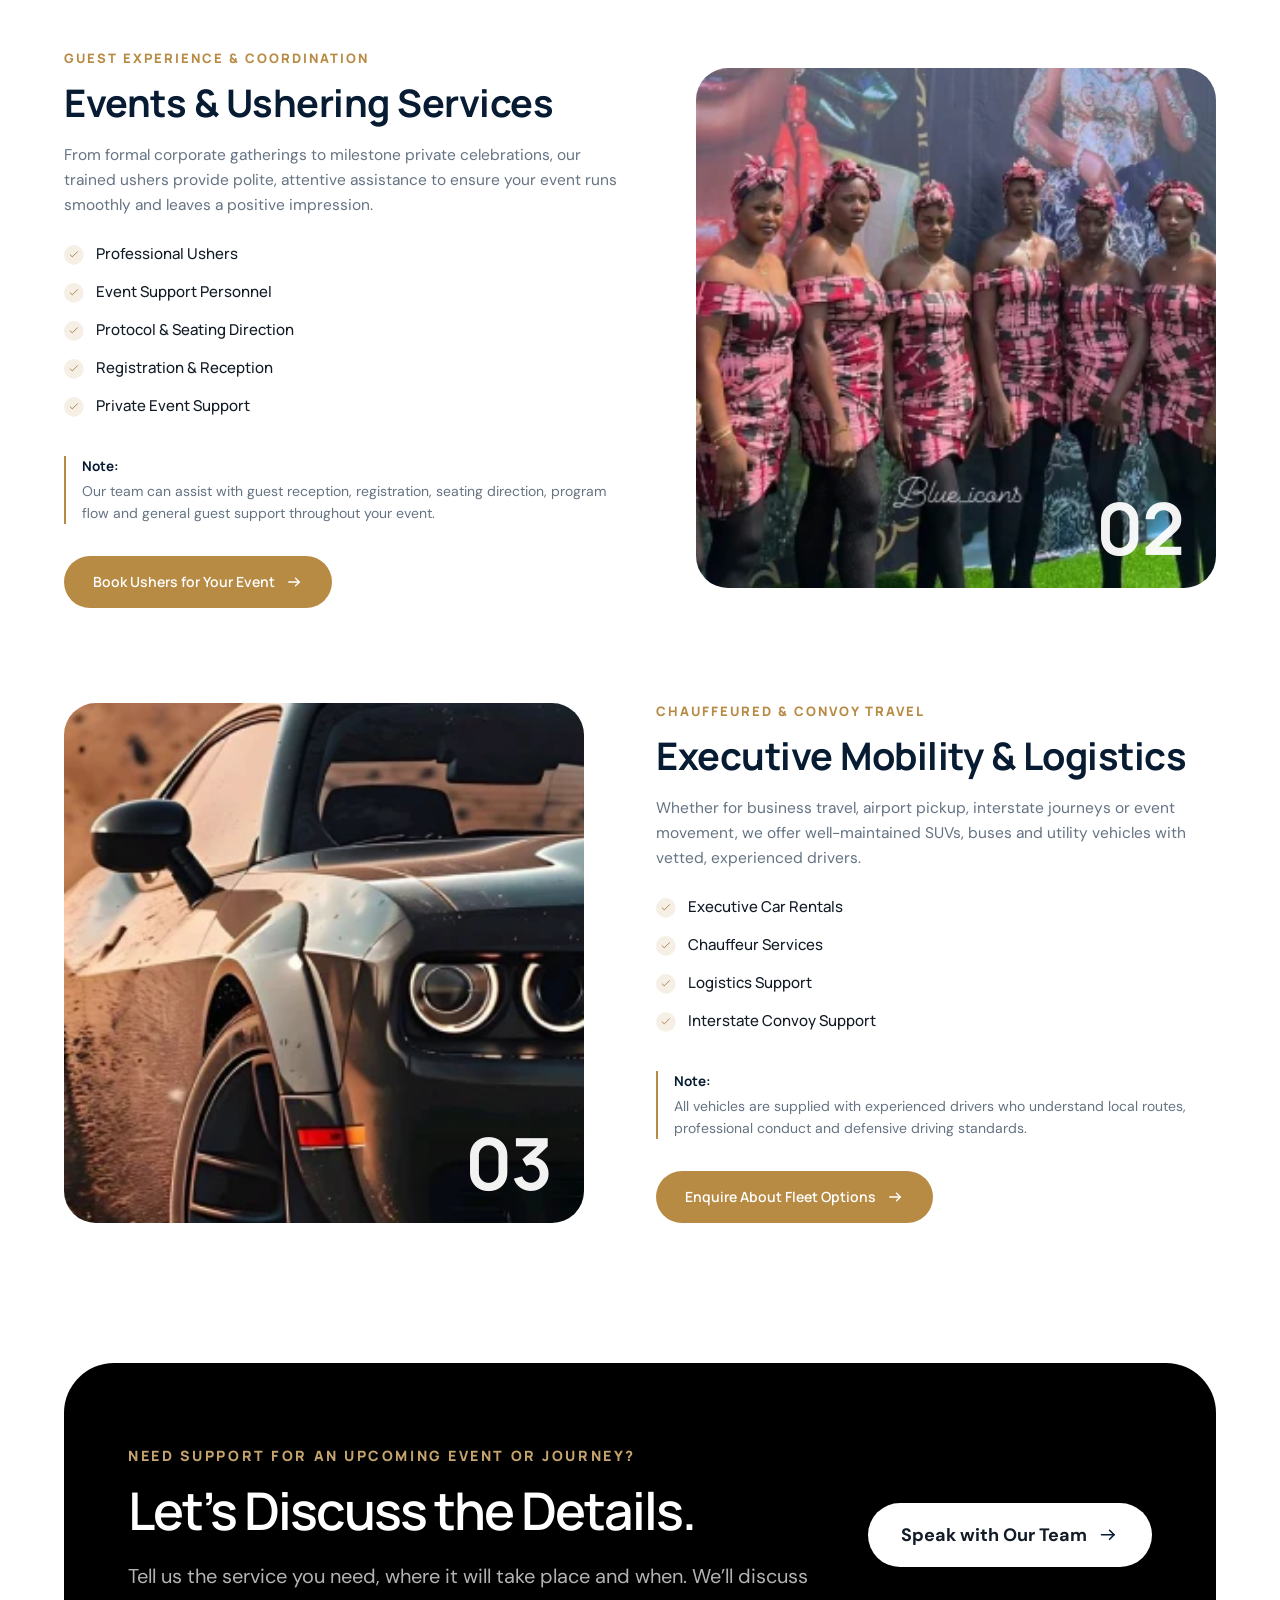
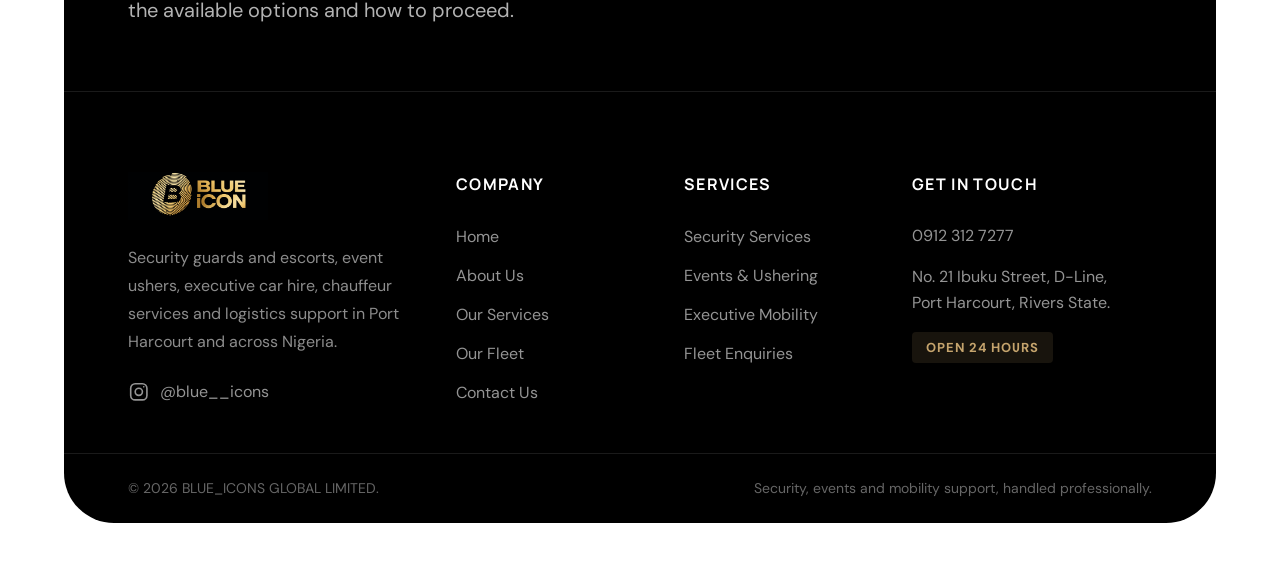
<file: services.html>
<!DOCTYPE html>
<html lang="en">
<head>
  <meta charset="UTF-8">
  <meta name="viewport" content="width=device-width, initial-scale=1.0">
  <title>Our Services | BLUE_ICONS GLOBAL LIMITED</title>
  <meta name="description" content="Security personnel, event ushers, executive car rentals and logistics support for individuals and organisations across Nigeria.">
  <link rel="canonical" href="https://blueiconsglobal.com/services.html">

  <!-- Open Graph / Facebook -->
  <meta property="og:type" content="website">
  <meta property="og:site_name" content="BLUE_ICONS GLOBAL LIMITED">
  <meta property="og:url" content="https://blueiconsglobal.com/services.html">
  <meta property="og:title" content="Our Services | BLUE_ICONS GLOBAL LIMITED">
  <meta property="og:description" content="Security personnel, event ushers, executive car rentals and logistics support for individuals and organisations across Nigeria.">
  <meta property="og:image" content="assets/images/services-hero.png">

  <!-- Twitter Sharing Previews -->
  <meta name="twitter:card" content="summary_large_image">
  <meta name="twitter:title" content="Our Services | BLUE_ICONS GLOBAL LIMITED">
  <meta name="twitter:description" content="Security personnel, event ushers, executive car rentals and logistics support for individuals and organisations across Nigeria.">
  <meta name="twitter:image" content="assets/images/services-hero.png">

  <!-- Favicons -->
  <link rel="icon" type="image/x-icon" href="favicon.ico">
  <link rel="icon" type="image/png" sizes="32x32" href="assets/images/favicon.png">
  <link rel="apple-touch-icon" sizes="180x180" href="assets/images/apple-touch-icon.png">
  <link rel="preload" as="image" href="assets/images/services-hero.webp" fetchpriority="high" type="image/webp">
  <link rel="stylesheet" href="styles/main.css">
</head>
<body data-page="services">

  <main>
    <!-- Section 1: Services Hero (Exact Figma Frame 28:504 / Node 28:505) -->
    <section class="page-hero-section">
      <div class="page-hero-container">
        <!-- Left Side: Integrated Navigation & Copy -->
        <div class="page-hero-left">
          <!-- Integrated Header Navigation (Figma Node 28:516) -->
          <header class="home-hero-nav">
            <a href="index.html" class="brand-logo-wrap" aria-label="BLUE_ICONS Home">
              <img src="assets/images/logo.webp" alt="BLUE_ICONS GLOBAL LIMITED" class="brand-logo" width="140" height="48" fetchpriority="high">
            </a>
            <nav class="site-nav" aria-label="Main Navigation">
              <ul class="nav-links">
                <li><a href="index.html" class="nav-link">Home</a></li>
                <li><a href="about.html" class="nav-link">About Us</a></li>
                <li><a href="services.html" class="nav-link active">Our Services</a></li>
                <li><a href="fleet.html" class="nav-link">Our Fleet</a></li>
                <li><a href="contact.html" class="nav-link">Contact Us</a></li>
              </ul>
            </nav>
            <button class="mobile-menu-btn" aria-label="Toggle navigation menu" id="mobileMenuBtn">
              <svg width="24" height="24" viewBox="0 0 24 24" fill="none" stroke="currentColor" stroke-width="2.2" stroke-linecap="round" stroke-linejoin="round" aria-hidden="true">
                <line x1="4" y1="6" x2="20" y2="6"></line>
                <line x1="4" y1="12" x2="20" y2="12"></line>
                <line x1="4" y1="18" x2="20" y2="18"></line>
              </svg>
            </button>
          </header>

          <!-- Hero Main Copy (Figma Node 28:507) -->
          <div class="page-hero-copy anim-hero-stagger">
            <span class="eyebrow">OUR SERVICES</span>
            <h1 class="display-hero">
              Security, Event Staffing <br>&amp; Executive Transport
            </h1>
            <p class="body-default hero-subheading">
              Security personnel, event ushers, executive car rentals and logistics support for individuals and organisations across Nigeria.
            </p>
          </div>
        </div>

        <!-- Right Side: Clean curved media image (Figma Node 28:506) -->
        <div class="page-hero-right anim-img-reveal">
          <picture>
            <source srcset="assets/images/services-hero-mobile.webp 720w, assets/images/services-hero.webp 1280w" sizes="(max-width: 768px) 100vw, 640px" type="image/webp">
            <img src="assets/images/services-hero.webp" alt="BLUE_ICONS Professional Event Staffing &amp; Support" fetchpriority="high" loading="eager" width="1280" height="853">
          </picture>
        </div>
      </div>
    </section>

    <!-- Section 2: Services Overview Header (Node 33:734) — Plain white background -->
    <section class="services-overview-header">
      <div class="container">
        <div class="section-header-split anim-appear">
          <div>
            <span class="eyebrow-large">HOW WE HELP</span>
            <h2 class="heading-h1">
              Security, Ushers and Transport: All in One Place.
            </h2>
          </div>
          <div>
            <p class="body-large">
              Every service is delivered with attention to briefing, punctual arrival and disciplined execution. Choose a standalone service or combine solutions for complete event or operational coverage.
            </p>
          </div>
        </div>
      </div>
    </section>

    <!-- Section 3: Core Service Divisions — Strictly ONE PLAIN WHITE background throughout -->
    <section class="services-list-section">
      <div class="container">

        <!-- Division 01: Security Services -->
        <div class="service-feature-block" id="security">
          <div class="service-feature-media anim-slide-left">
            <img src="assets/images/security-services.webp" alt="BLUE_ICONS Security Personnel and Armed Escorts" loading="lazy" decoding="async" width="600" height="384">
            <span class="service-num-badge anim-ambient-drift">01</span>
          </div>

          <div class="service-feature-info anim-slide-right">
            <span class="eyebrow">PROTECTION &amp; PATROL</span>
            <h2>Security Services</h2>
            <p class="body-default service-description">
              We provide vetted, well-briefed security personnel and escort services for facilities, public functions, residences and travel routes across Rivers State and Nigeria.
            </p>

            <div class="division-checklist">
              <div class="check-item">
                <img src="assets/icons/check-circle-gold.svg" alt="" aria-hidden="true">
                <span>Security Guards</span>
              </div>
              <div class="check-item">
                <img src="assets/icons/check-circle-gold.svg" alt="" aria-hidden="true">
                <span>Armed Escorts</span>
              </div>
              <div class="check-item">
                <img src="assets/icons/check-circle-gold.svg" alt="" aria-hidden="true">
                <span>Premises &amp; Property Patrols</span>
              </div>
              <div class="check-item">
                <img src="assets/icons/check-circle-gold.svg" alt="" aria-hidden="true">
                <span>Event Security</span>
              </div>
              <div class="check-item">
                <img src="assets/icons/check-circle-gold.svg" alt="" aria-hidden="true">
                <span>Residential Security</span>
              </div>
              <div class="check-item">
                <img src="assets/icons/check-circle-gold.svg" alt="" aria-hidden="true">
                <span>Response Team &amp; Travel Escort</span>
              </div>
            </div>

            <div class="service-note-box">
              <span class="note-label">Note:</span>
              <p class="note-text">Every security assignment starts with a conversation about your requirements, the venue or route and any special conditions.</p>
            </div>

            <div class="service-action-wrap">
              <a href="contact.html?service=security" class="btn btn-primary">
                Request Security Services
                <img src="assets/icons/arrow-right-white.svg" alt="" aria-hidden="true">
              </a>
            </div>
          </div>
        </div>

        <!-- Division 02: Events & Ushering Services -->
        <div class="service-feature-block alt" id="events">
          <div class="service-feature-media anim-slide-right">
            <img src="assets/images/event-ushers.webp" alt="BLUE_ICONS Professional Event Ushers" loading="lazy" decoding="async" width="600" height="384">
            <span class="service-num-badge anim-ambient-drift">02</span>
          </div>

          <div class="service-feature-info anim-slide-left">
            <span class="eyebrow">GUEST EXPERIENCE &amp; COORDINATION</span>
            <h2>Events &amp; Ushering Services</h2>
            <p class="body-default service-description">
              From formal corporate gatherings to milestone private celebrations, our trained ushers provide polite, attentive assistance to ensure your event runs smoothly and leaves a positive impression.
            </p>

            <div class="division-checklist">
              <div class="check-item">
                <img src="assets/icons/check-circle-gold.svg" alt="" aria-hidden="true">
                <span>Professional Ushers</span>
              </div>
              <div class="check-item">
                <img src="assets/icons/check-circle-gold.svg" alt="" aria-hidden="true">
                <span>Event Support Personnel</span>
              </div>
              <div class="check-item">
                <img src="assets/icons/check-circle-gold.svg" alt="" aria-hidden="true">
                <span>Protocol &amp; Seating Direction</span>
              </div>
              <div class="check-item">
                <img src="assets/icons/check-circle-gold.svg" alt="" aria-hidden="true">
                <span>Registration &amp; Reception</span>
              </div>
              <div class="check-item">
                <img src="assets/icons/check-circle-gold.svg" alt="" aria-hidden="true">
                <span>Private Event Support</span>
              </div>
            </div>

            <div class="service-note-box">
              <span class="note-label">Note:</span>
              <p class="note-text">Our team can assist with guest reception, registration, seating direction, program flow and general guest support throughout your event.</p>
            </div>

            <div class="service-action-wrap">
              <a href="contact.html?service=events" class="btn btn-primary">
                Book Ushers for Your Event
                <img src="assets/icons/arrow-right-white.svg" alt="" aria-hidden="true">
              </a>
            </div>
          </div>
        </div>

        <!-- Division 03: Executive Mobility & Logistics -->
        <div class="service-feature-block" id="mobility">
          <div class="service-feature-media anim-slide-left">
            <img src="assets/images/executive-mobility.webp" alt="BLUE_ICONS Executive Car Rentals &amp; Logistics" loading="lazy" decoding="async" width="600" height="384">
            <span class="service-num-badge anim-ambient-drift">03</span>
          </div>

          <div class="service-feature-info anim-slide-right">
            <span class="eyebrow">CHAUFFEURED &amp; CONVOY TRAVEL</span>
            <h2>Executive Mobility &amp; Logistics</h2>
            <p class="body-default service-description">
              Whether for business travel, airport pickup, interstate journeys or event movement, we offer well-maintained SUVs, buses and utility vehicles with vetted, experienced drivers.
            </p>

            <div class="division-checklist">
              <div class="check-item">
                <img src="assets/icons/check-circle-gold.svg" alt="" aria-hidden="true">
                <span>Executive Car Rentals</span>
              </div>
              <div class="check-item">
                <img src="assets/icons/check-circle-gold.svg" alt="" aria-hidden="true">
                <span>Chauffeur Services</span>
              </div>
              <div class="check-item">
                <img src="assets/icons/check-circle-gold.svg" alt="" aria-hidden="true">
                <span>Logistics Support</span>
              </div>
              <div class="check-item">
                <img src="assets/icons/check-circle-gold.svg" alt="" aria-hidden="true">
                <span>Interstate Convoy Support</span>
              </div>
            </div>

            <div class="service-note-box">
              <span class="note-label">Note:</span>
              <p class="note-text">All vehicles are supplied with experienced drivers who understand local routes, professional conduct and defensive driving standards.</p>
            </div>

            <div class="service-action-wrap">
              <a href="fleet.html" class="btn btn-primary">
                Enquire About Fleet Options
                <img src="assets/icons/arrow-right-white.svg" alt="" aria-hidden="true">
              </a>
            </div>
          </div>
        </div>

      </div>
    </section>
  </main>

  <!-- Unified Global Boxed Footer -->
  <footer class="site-footer-boxed" id="contact-cta">
    <!-- Pre-footer CTA: Need Support for an Upcoming Event or Journey? (Figma Node 37:472) -->
    <div class="footer-cta-block anim-appear">
      <div class="footer-cta-text">
        <span class="eyebrow">NEED SUPPORT FOR AN UPCOMING EVENT OR JOURNEY?</span>
        <h2>Let’s Discuss the Details.</h2>
        <p>Tell us the service you need, where it will take place and when. We’ll discuss the available options and how to proceed.</p>
      </div>
      <div class="footer-cta-action">
        <a href="contact.html" class="btn btn-white">
          Speak with Our Team
          <img src="assets/icons/arrow-right-navy-26.svg" alt="" aria-hidden="true">
        </a>
      </div>
    </div>

    <!-- 4 Columns Footer -->
    <div class="footer-columns-block">
      <!-- Col 1: Brand -->
      <div class="footer-brand-col">
        <div class="footer-brandmark">
          <img src="assets/images/logo.webp" alt="BLUE_ICONS GLOBAL LIMITED" class="footer-brandmark-logo" loading="lazy" decoding="async" width="140" height="48">
        </div>
        <p class="footer-brand-desc">
          Security guards and escorts, event ushers, executive car hire, chauffeur services and logistics support in Port Harcourt and across Nigeria.
        </p>
        <a href="https://instagram.com/blue__icons" target="_blank" rel="noopener noreferrer" class="footer-social-link">
          <img src="assets/icons/instagram.svg" alt="" aria-hidden="true">
          <span>@blue__icons</span>
        </a>
      </div>

      <!-- Col 2: Company -->
      <div class="footer-nav-col">
        <h4>Company</h4>
        <ul class="footer-links-list">
          <li><a href="index.html">Home</a></li>
          <li><a href="about.html">About Us</a></li>
          <li><a href="services.html">Our Services</a></li>
          <li><a href="fleet.html">Our Fleet</a></li>
          <li><a href="contact.html">Contact Us</a></li>
        </ul>
      </div>

      <!-- Col 3: Services -->
      <div class="footer-nav-col">
        <h4>Services</h4>
        <ul class="footer-links-list">
          <li><a href="services.html#security">Security Services</a></li>
          <li><a href="services.html#events">Events &amp; Ushering</a></li>
          <li><a href="services.html#mobility">Executive Mobility</a></li>
          <li><a href="fleet.html">Fleet Enquiries</a></li>
        </ul>
      </div>

      <!-- Col 4: Get in Touch -->
      <div class="footer-nav-col">
        <h4>Get in Touch</h4>
        <div class="footer-contact-info">
          <a href="tel:09123127277" class="footer-phone-link">0912 312 7277</a>
          <p class="footer-address">
            No. 21 Ibuku Street, D-Line,<br>
            Port Harcourt, Rivers State.
          </p>
          <span class="footer-hours-badge">Open 24 hours</span>
        </div>
      </div>
    </div>

    <!-- Bottom Copyright Bar -->
    <div class="footer-bottom-bar">
      <span>&copy; 2026 BLUE_ICONS GLOBAL LIMITED.</span>
      <span>Security, events and mobility support, handled professionally.</span>
    </div>
  </footer>

  <script src="scripts/main.js"></script>
</body>
</html>
</file>
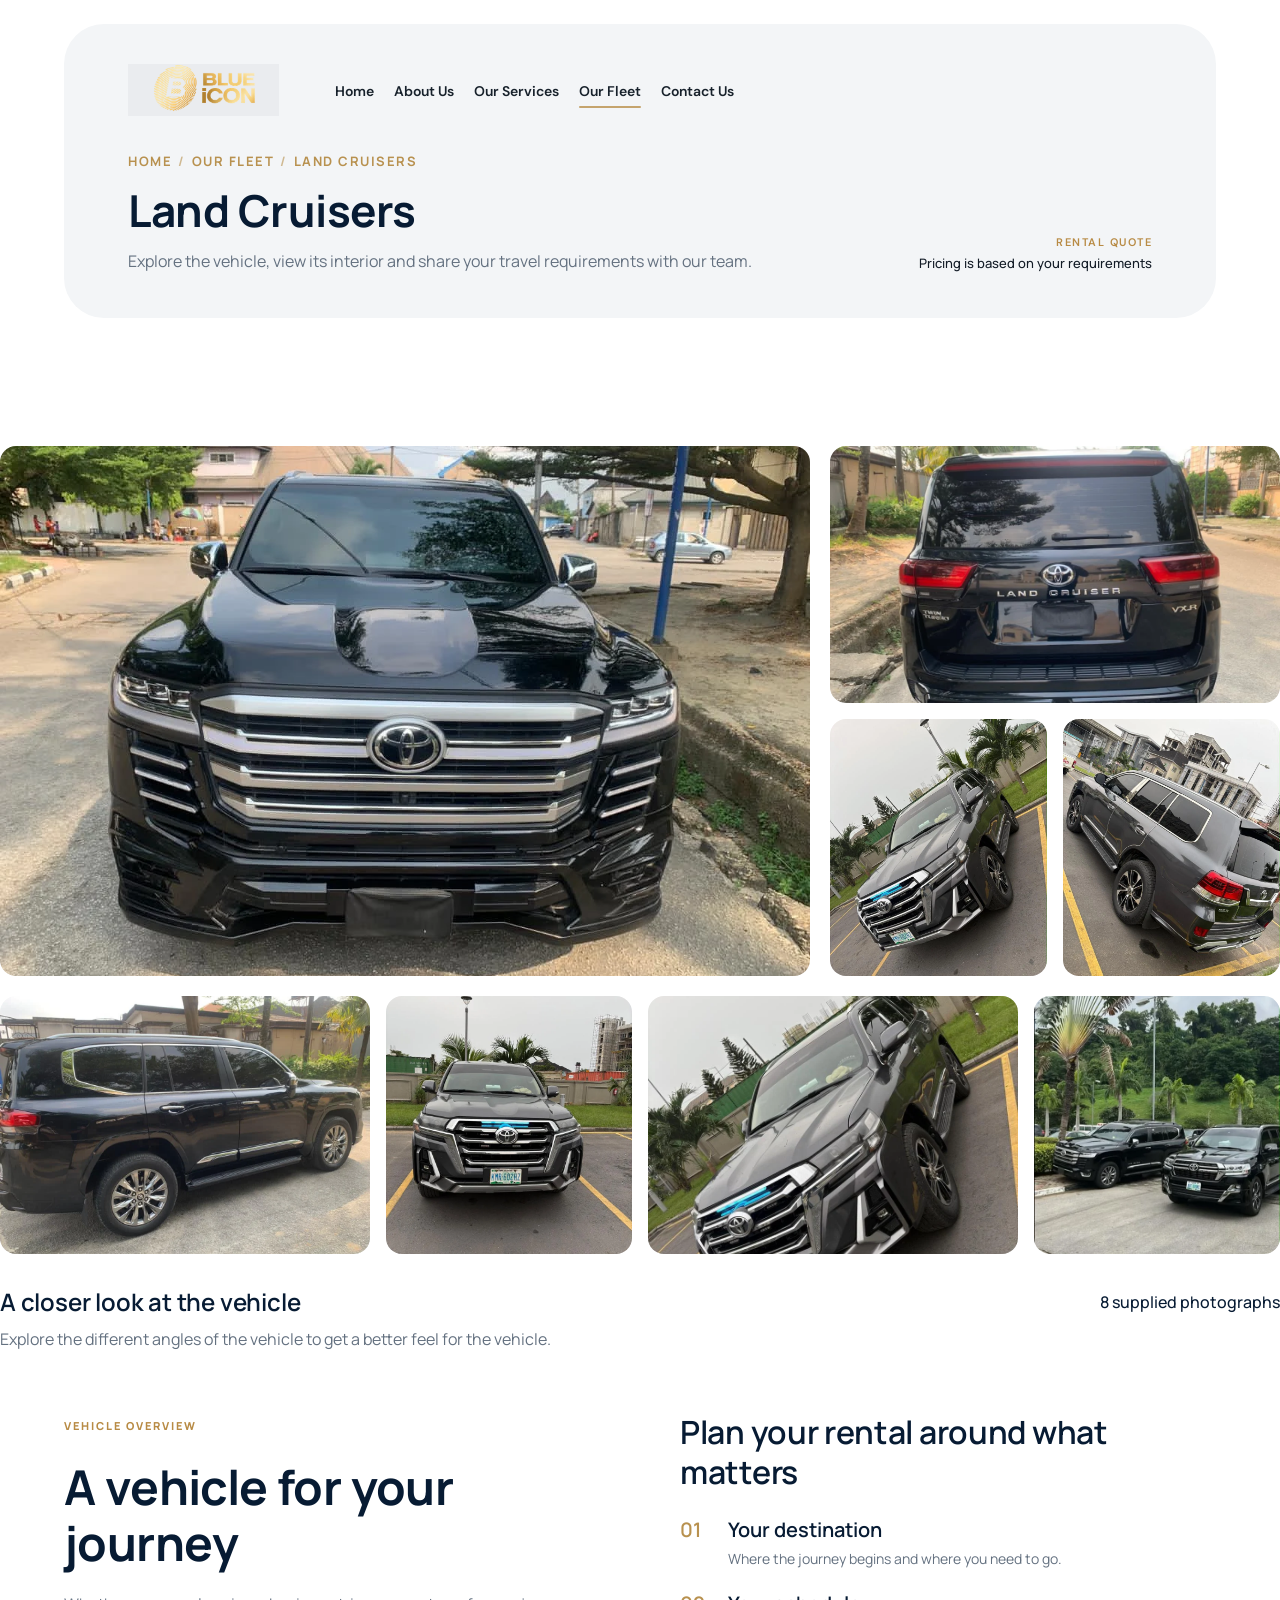
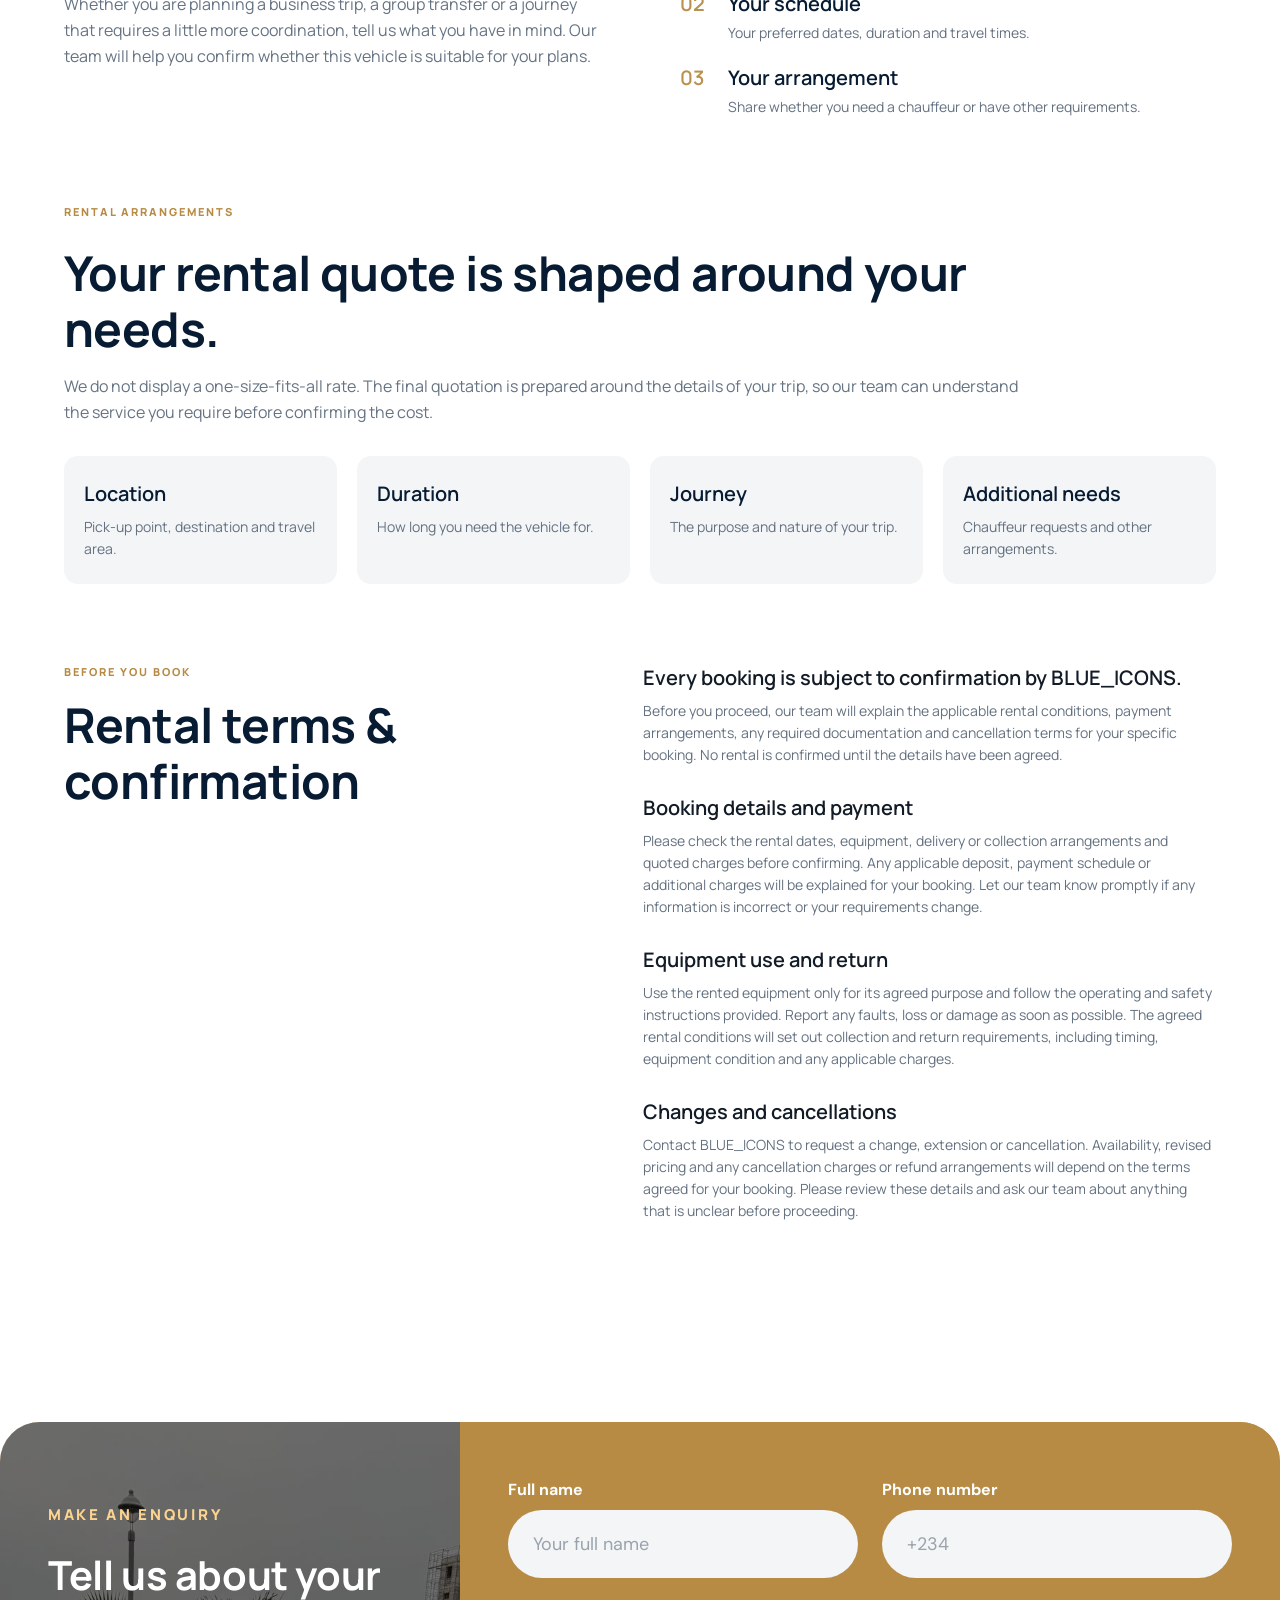
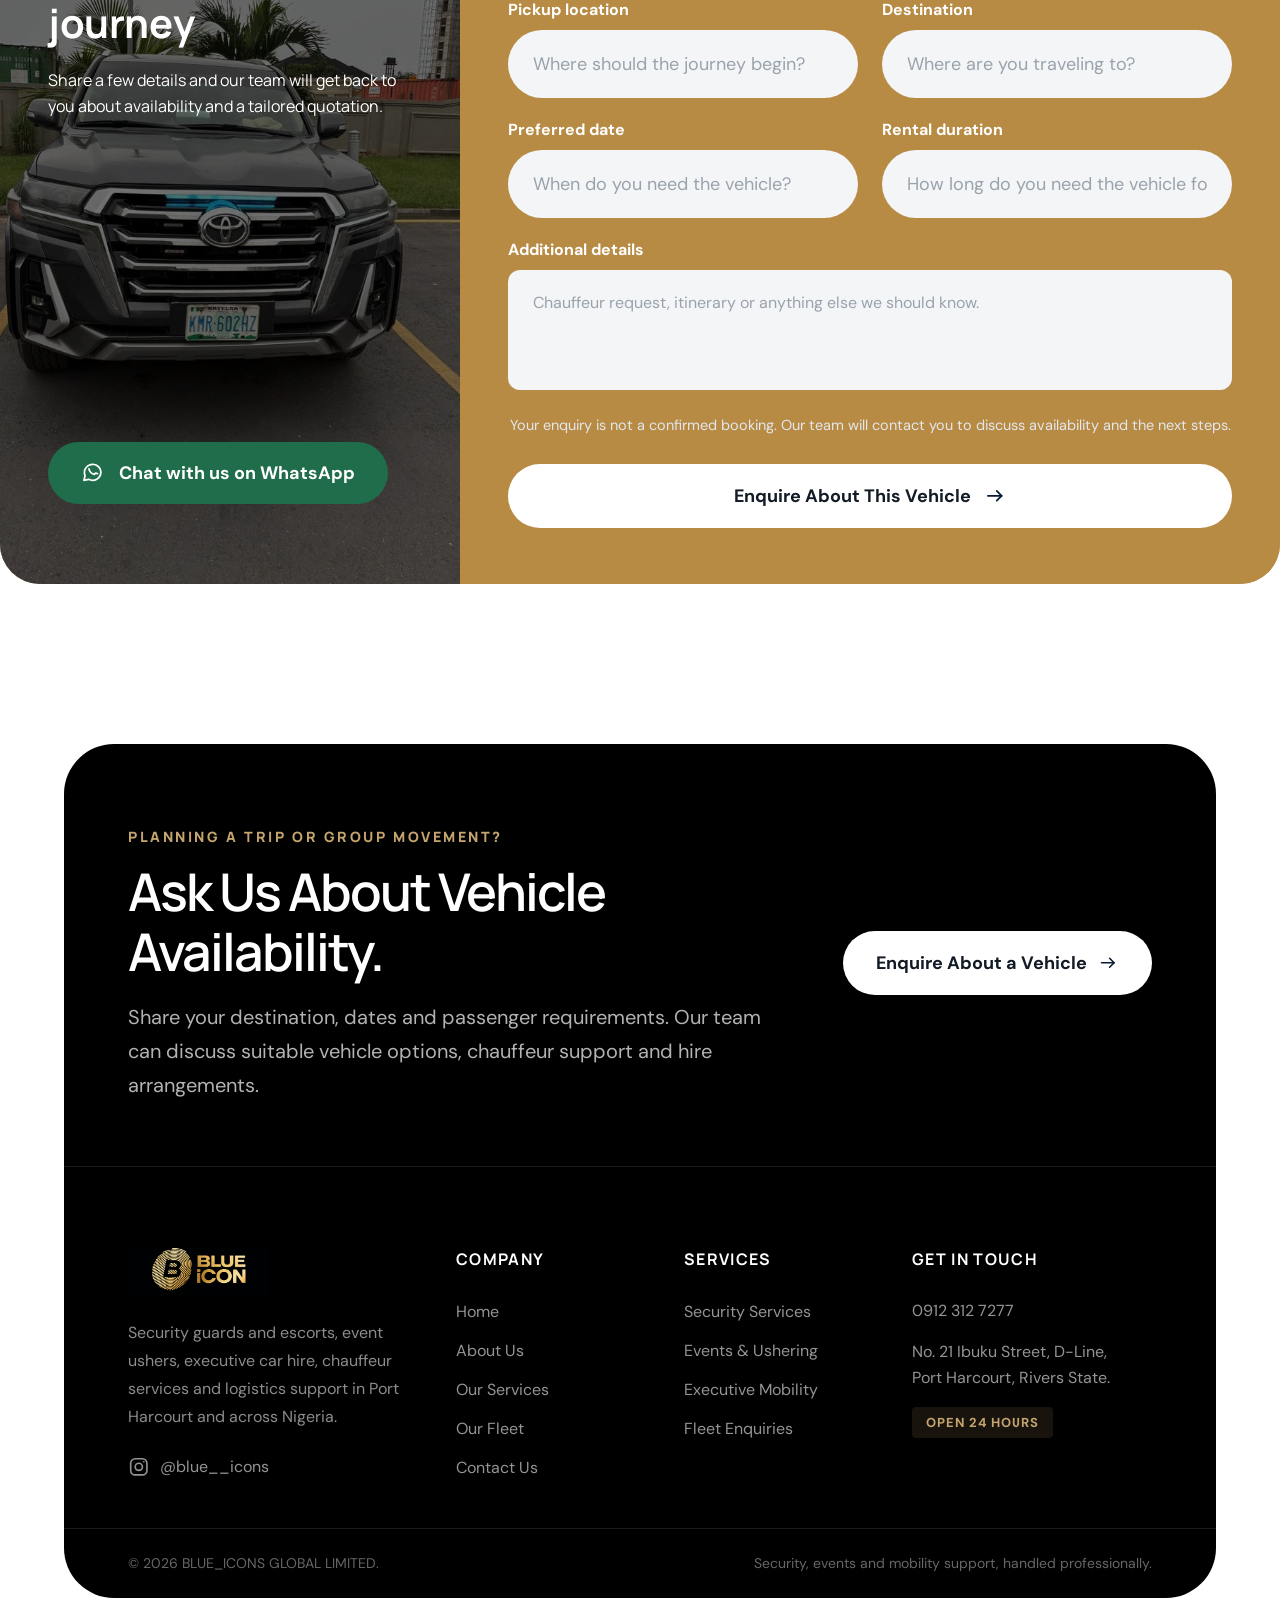
<file: vehicle-detail.html>
<!DOCTYPE html>
<html lang="en">
<head>
  <meta charset="UTF-8">
  <meta name="viewport" content="width=device-width, initial-scale=1.0">
  <title>Vehicle Details | BLUE_ICONS GLOBAL LIMITED</title>
  <meta name="description" content="View vehicle photographs, specifications and rental arrangements for executive car hire with BLUE_ICONS GLOBAL LIMITED.">
  <link rel="canonical" href="https://blueiconsglobal.com/vehicle-detail.html">

  <!-- Open Graph / Facebook -->
  <meta property="og:type" content="website">
  <meta property="og:site_name" content="BLUE_ICONS GLOBAL LIMITED">
  <meta property="og:url" content="https://blueiconsglobal.com/vehicle-detail.html">
  <meta property="og:title" content="Vehicle Details | BLUE_ICONS GLOBAL LIMITED">
  <meta property="og:description" content="View vehicle photographs, specifications and rental arrangements for executive car hire with BLUE_ICONS GLOBAL LIMITED.">
  <meta property="og:image" content="assets/vehicles/land-cruiser/thumb-1.jpeg">

  <!-- Twitter Sharing Previews -->
  <meta name="twitter:card" content="summary_large_image">
  <meta name="twitter:title" content="Vehicle Details | BLUE_ICONS GLOBAL LIMITED">
  <meta name="twitter:description" content="View vehicle photographs, specifications and rental arrangements for executive car hire with BLUE_ICONS GLOBAL LIMITED.">
  <meta name="twitter:image" content="assets/vehicles/land-cruiser/thumb-1.jpeg">

  <!-- Favicons -->
  <link rel="icon" type="image/x-icon" href="favicon.ico">
  <link rel="icon" type="image/png" sizes="32x32" href="assets/images/favicon.png">
  <link rel="apple-touch-icon" sizes="180x180" href="assets/images/apple-touch-icon.png">
  <link rel="preload" as="image" href="assets/vehicles/land-cruiser/thumb-1.webp" fetchpriority="high" type="image/webp">
  <link rel="stylesheet" href="styles/main.css">
</head>
<body data-page="vehicle-detail">

  <main>
    <!-- Section 1: Vehicle Detail Hero & Header (Matches Desktop & Mobile Screenshots) -->
    <section class="detail-hero-section anim-hero-stagger">
      <div class="detail-hero-card">
        <!-- Integrated Header Navigation -->
        <header class="home-hero-nav">
          <a href="index.html" class="brand-logo-wrap" aria-label="BLUE_ICONS Home">
            <img src="assets/images/logo.webp" alt="BLUE_ICONS GLOBAL LIMITED" class="brand-logo" width="140" height="48" fetchpriority="high">
          </a>
          <nav class="site-nav" aria-label="Main Navigation">
            <ul class="nav-links">
              <li><a href="index.html" class="nav-link">Home</a></li>
              <li><a href="about.html" class="nav-link">About Us</a></li>
              <li><a href="services.html" class="nav-link">Our Services</a></li>
              <li><a href="fleet.html" class="nav-link active">Our Fleet</a></li>
              <li><a href="contact.html" class="nav-link">Contact Us</a></li>
            </ul>
          </nav>
          <button class="mobile-menu-btn" aria-label="Toggle navigation menu" id="mobileMenuBtn">
            <svg width="24" height="24" viewBox="0 0 24 24" fill="none" stroke="currentColor" stroke-width="2.2" stroke-linecap="round" stroke-linejoin="round" aria-hidden="true">
              <line x1="4" y1="6" x2="20" y2="6"></line>
              <line x1="4" y1="12" x2="20" y2="12"></line>
              <line x1="4" y1="18" x2="20" y2="18"></line>
            </svg>
          </button>
        </header>

        <!-- Hero Content Row (Desktop 2-column, Mobile stacked below nav) -->
        <div class="detail-hero-content-row">
          <div class="detail-hero-left">
            <div class="hero-breadcrumb">
              <a href="index.html">HOME</a>
              <span class="sep">/</span>
              <a href="fleet.html">OUR FLEET</a>
              <span class="sep">/</span>
              <span id="hero-breadcrumb-vehicle" class="current">LAND CRUISERS</span>
            </div>
            <h1 class="display-hero" id="hero-vehicle-title">Land Cruisers</h1>
            <p class="body-default" id="hero-vehicle-subheading">
              Explore the vehicle, view its interior and share your travel requirements with our team.
            </p>
            <!-- Mobile Spec Pill Chip (White fill, NO border or outline) -->
            <div class="mobile-vehicle-specs-badge" id="mobile-vehicle-specs">
              <span>4x4 Automatic</span>
              <span class="bullet">&bull;</span>
              <span>7 Seats</span>
            </div>
          </div>

          <!-- Rental Quote Box (Right side on Desktop, Bottom on Mobile) -->
          <div class="detail-hero-quote-box">
            <span class="eyebrow">RENTAL QUOTE</span>
            <p class="quote-text">Pricing is based on your requirements</p>
          </div>
        </div>
      </div>
    </section>

    <!-- Section 2: Multi-Angle Image Gallery (Matches Desktop & Mobile Screenshots) -->
    <section class="vehicle-gallery-section">
      <div class="container">
        <!-- Gallery Grid Composition (8 Photos Matching Desktop & Mobile Screenshots) -->
        <div class="gallery-grid-composition anim-appear">
          <!-- Top Row: Big Exterior on Left (w ~885px, h ~529px) + 3 Interior on Right (1 top, 2 split bottom) -->
          <div class="gallery-top-row">
            <div class="gallery-main-frame">
              <img id="gallery-img-1" src="assets/vehicles/land-cruiser/thumb-1.webp" alt="Main Exterior Photograph" fetchpriority="high" loading="eager" width="885" height="529">
            </div>

            <div class="gallery-right-stack">
              <div class="gallery-stack-top">
                <img id="gallery-img-2" src="assets/vehicles/land-cruiser/thumb-2.webp" alt="Vehicle Angle 2" loading="lazy" decoding="async" width="400" height="250">
              </div>
              <div class="gallery-stack-bottom-split">
                <div class="gallery-stack-sub">
                  <img id="gallery-img-3" src="assets/vehicles/land-cruiser/thumb-3.webp" alt="Vehicle Angle 3" loading="lazy" decoding="async" width="200" height="260">
                </div>
                <div class="gallery-stack-sub">
                  <img id="gallery-img-4" src="assets/vehicles/land-cruiser/thumb-4.webp" alt="Vehicle Angle 4" loading="lazy" decoding="async" width="200" height="260">
                </div>
              </div>
            </div>
          </div>

          <!-- Bottom Row: 4 Additional Angles Side by Side -->
          <div class="gallery-bottom-row">
            <div class="gallery-strip-thumb">
              <img id="gallery-img-5" src="assets/vehicles/land-cruiser/thumb-5.webp" alt="Vehicle Angle 5" loading="lazy" decoding="async" width="300" height="200">
            </div>
            <div class="gallery-strip-thumb">
              <img id="gallery-img-6" src="assets/vehicles/land-cruiser/thumb-6.webp" alt="Vehicle Angle 6" loading="lazy" decoding="async" width="300" height="200">
            </div>
            <div class="gallery-strip-thumb">
              <img id="gallery-img-7" src="assets/vehicles/land-cruiser/thumb-7.webp" alt="Vehicle Angle 7" loading="lazy" decoding="async" width="300" height="200">
            </div>
            <div class="gallery-strip-thumb">
              <img id="gallery-img-8" src="assets/vehicles/land-cruiser/thumb-8.webp" alt="Vehicle Angle 8" loading="lazy" decoding="async" width="300" height="200">
            </div>
          </div>
        </div>

        <!-- Gallery Caption Row (Directly Below Gallery in Desktop & Mobile Screenshots) -->
        <div class="gallery-caption-row">
          <div class="gallery-caption-left">
            <h2 class="gallery-caption-title">A closer look at the vehicle</h2>
            <p class="gallery-caption-desc" id="vehicle-subheading">
              Explore the different angles of the vehicle to get a better feel for the vehicle.
            </p>
          </div>
          <div class="gallery-caption-right">
            <span class="gallery-photos-count" id="gallery-photos-count">8 supplied photographs</span>
          </div>
        </div>
      </div>
    </section>

    <!-- Section 3: Vehicle Overview & Rental Planning -->
    <section class="vehicle-info-section">
      <div class="container">
        <!-- Overview & Rental Planning Row -->
        <div class="vehicle-overview-row">
          <div class="overview-left-col anim-slide-left">
            <span class="eyebrow">VEHICLE OVERVIEW</span>
            <h2 class="heading-h1">
              A vehicle for your journey
            </h2>
            <p class="body-default">
              Whether you are planning a business trip, a group transfer or a journey that requires a little more coordination, tell us what you have in mind. Our team will help you confirm whether this vehicle is suitable for your plans.
            </p>
          </div>

          <div class="overview-right-col anim-slide-right">
            <h3 class="heading-h3">
              Plan your rental around what matters
            </h3>
            
            <div class="planning-steps-list">
              <div class="planning-step-item">
                <span class="planning-step-num">01</span>
                <div class="planning-step-content">
                  <h4>Your destination</h4>
                  <p class="body-default">Where the journey begins and where you need to go.</p>
                </div>
              </div>

              <div class="planning-step-item">
                <span class="planning-step-num">02</span>
                <div class="planning-step-content">
                  <h4>Your schedule</h4>
                  <p class="body-default">Your preferred dates, duration and travel times.</p>
                </div>
              </div>

              <div class="planning-step-item">
                <span class="planning-step-num">03</span>
                <div class="planning-step-content">
                  <h4>Your arrangement</h4>
                  <p class="body-default">Share whether you need a chauffeur or have other requirements.</p>
                </div>
              </div>
            </div>
          </div>
        </div>

        <!-- Section 4: Rental Arrangements (4 Cards Matching Screenshot) -->
        <div class="rental-arrangements-block">
          <div class="rental-arrangements-header anim-appear">
            <span class="eyebrow">RENTAL ARRANGEMENTS</span>
            <h2 class="heading-h1">
              Your rental quote is shaped around your needs.
            </h2>
            <p class="body-default">
              We do not display a one-size-fits-all rate. The final quotation is prepared around the details of your trip, so our team can understand the service you require before confirming the cost.
            </p>
          </div>

          <div class="rental-factors-grid anim-stagger-group">
            <div class="rental-factor-card">
              <h4>Location</h4>
              <p>Pick-up point, destination and travel area.</p>
            </div>
            <div class="rental-factor-card">
              <h4>Duration</h4>
              <p>How long you need the vehicle for.</p>
            </div>
            <div class="rental-factor-card">
              <h4>Journey</h4>
              <p>The purpose and nature of your trip.</p>
            </div>
            <div class="rental-factor-card">
              <h4>Additional needs</h4>
              <p>Chauffeur requests and other arrangements.</p>
            </div>
          </div>
        </div>

        <!-- Section 5: Rental Terms & Confirmation (Figma Node 105:454 — Matches Desktop & Mobile Screenshots) -->
        <div class="rental-terms-section">
          <div class="rental-terms-split">
            <div class="rental-terms-left anim-slide-left">
              <span class="eyebrow">BEFORE YOU BOOK</span>
              <h2 class="heading-h1">Rental terms &amp; confirmation</h2>
            </div>
            <div class="rental-terms-right anim-slide-right">
              <div class="terms-item">
                <h4>Every booking is subject to confirmation by BLUE_ICONS.</h4>
                <p>Before you proceed, our team will explain the applicable rental conditions, payment arrangements, any required documentation and cancellation terms for your specific booking. No rental is confirmed until the details have been agreed.</p>
              </div>
              <div class="terms-item">
                <h4>Booking details and payment</h4>
                <p>Please check the rental dates, equipment, delivery or collection arrangements and quoted charges before confirming. Any applicable deposit, payment schedule or additional charges will be explained for your booking. Let our team know promptly if any information is incorrect or your requirements change.</p>
              </div>
              <div class="terms-item">
                <h4>Equipment use and return</h4>
                <p>Use the rented equipment only for its agreed purpose and follow the operating and safety instructions provided. Report any faults, loss or damage as soon as possible. The agreed rental conditions will set out collection and return requirements, including timing, equipment condition and any applicable charges.</p>
              </div>
              <div class="terms-item">
                <h4>Changes and cancellations</h4>
                <p>Contact BLUE_ICONS to request a change, extension or cancellation. Availability, revised pricing and any cancellation charges or refund arrangements will depend on the terms agreed for your booking. Please review these details and ask our team about anything that is unclear before proceeding.</p>
              </div>
            </div>
          </div>
        </div>
      </div>
    </section>

    <!-- Section 6: Vehicle Enquiry Form Section (Figma Node 104:32 — Matches Desktop & Mobile Screenshots) -->
    <section class="vehicle-enquiry-section" id="enquiry">
      <div class="container">
        <div class="vehicle-enquiry-card-wrapper anim-appear">
          <div class="vehicle-enquiry-pill-card">
            <!-- Left Column: Background image with dark overlay, copy and WhatsApp button -->
            <div class="vehicle-enquiry-left">
              <div class="vehicle-enquiry-bg-layer">
                <img src="assets/images/enquiry-vehicle-design.webp" alt="Vehicle Enquiry" class="vehicle-enquiry-bg-img" id="enquiryVehicleBg" loading="lazy" decoding="async" width="810" height="1080">
                <div class="vehicle-enquiry-bg-overlay"></div>
              </div>
              <div class="vehicle-enquiry-left-content">
                <div>
                  <span class="eyebrow-enquiry">MAKE AN ENQUIRY</span>
                  <h3 class="enquiry-heading">Tell us about your journey</h3>
                  <p class="enquiry-desc">Share a few details and our team will get back to you about availability and a tailored quotation.</p>
                </div>
                <a href="https://wa.me/2349123127277?text=Hello%20BLUE_ICONS,%20I%20would%20like%20to%20enquire%20about%20vehicle%20hire." 
                   target="_blank" rel="noopener noreferrer" class="btn btn-whatsapp-enquiry" id="whatsappVehicleLink">
                  <img src="assets/icons/whatsapp.svg" alt="" aria-hidden="true">
                  <span>Chat with us on WhatsApp</span>
                </a>
              </div>
            </div>

            <!-- Right Column: Gold card with vehicle-specific enquiry form -->
            <div class="vehicle-enquiry-right">
              <form class="vehicle-enquiry-form" id="vehicleEnquiryForm">
                <div class="vehicle-form-grid">
                  <div class="vehicle-form-group">
                    <label for="vFullName">Full name</label>
                    <input type="text" id="vFullName" name="fullName" placeholder="Your full name" maxlength="100" required>
                  </div>
                  <div class="vehicle-form-group">
                    <label for="vPhone">Phone number</label>
                    <input type="tel" id="vPhone" name="phone" placeholder="+234" maxlength="25" required>
                  </div>
                  <div class="vehicle-form-group">
                    <label for="vPickup">Pickup location</label>
                    <input type="text" id="vPickup" name="pickupLocation" placeholder="Where should the journey begin?" maxlength="100" required>
                  </div>
                  <div class="vehicle-form-group">
                    <label for="vDestination">Destination</label>
                    <input type="text" id="vDestination" name="destination" placeholder="Where are you traveling to?" maxlength="100" required>
                  </div>
                  <div class="vehicle-form-group">
                    <label for="vDate">Preferred date</label>
                    <input type="text" id="vDate" name="preferredDate" placeholder="When do you need the vehicle?" maxlength="50" required onfocus="this.type='date'" onblur="if(!this.value)this.type='text'">
                  </div>
                  <div class="vehicle-form-group">
                    <label for="vDuration">Rental duration</label>
                    <input type="text" id="vDuration" name="rentalDuration" placeholder="How long do you need the vehicle for?" maxlength="100" required>
                  </div>
                  <div class="vehicle-form-group full-width">
                    <label for="vDetails">Additional details</label>
                    <textarea id="vDetails" name="additionalDetails" rows="4" placeholder="Chauffeur request, itinerary or anything else we should know." maxlength="2000"></textarea>
                  </div>
                </div>

                <p class="vehicle-enquiry-disclaimer">
                  Your enquiry is not a confirmed booking. Our team will contact you to discuss availability and the next steps.
                </p>

                <button type="submit" class="btn btn-submit-vehicle">
                  <span>Enquire About This Vehicle</span>
                  <img src="assets/icons/arrow-right-navy-26.svg" alt="" aria-hidden="true">
                </button>
              </form>
            </div>
          </div>
        </div>
      </div>
    </section>
  </main>

  <!-- Unified Global Boxed Footer -->
  <footer class="site-footer-boxed" id="contact-cta">
    <!-- Pre-footer CTA: Ask Us About Vehicle Availability -->
    <div class="footer-cta-block anim-appear">
      <div class="footer-cta-text">
        <span class="eyebrow">PLANNING A TRIP OR GROUP MOVEMENT?</span>
        <h2>Ask Us About Vehicle Availability.</h2>
        <p>Share your destination, dates and passenger requirements. Our team can discuss suitable vehicle options, chauffeur support and hire arrangements.</p>
      </div>
      <div class="footer-cta-action">
        <a href="#enquiry" class="btn btn-white">
          Enquire About a Vehicle
          <img src="assets/icons/arrow-right-navy-26.svg" alt="" aria-hidden="true">
        </a>
      </div>
    </div>

    <!-- 4 Columns Footer -->
    <div class="footer-columns-block">
      <!-- Col 1: Brand -->
      <div class="footer-brand-col">
        <div class="footer-brandmark">
          <img src="assets/images/logo.webp" alt="BLUE_ICONS GLOBAL LIMITED" class="footer-brandmark-logo" loading="lazy" decoding="async" width="140" height="48">
        </div>
        <p class="footer-brand-desc">
          Security guards and escorts, event ushers, executive car hire, chauffeur services and logistics support in Port Harcourt and across Nigeria.
        </p>
        <a href="https://instagram.com/blue__icons" target="_blank" rel="noopener noreferrer" class="footer-social-link">
          <img src="assets/icons/instagram.svg" alt="" aria-hidden="true">
          <span>@blue__icons</span>
        </a>
      </div>

      <!-- Col 2: Company -->
      <div class="footer-nav-col">
        <h4>Company</h4>
        <ul class="footer-links-list">
          <li><a href="index.html">Home</a></li>
          <li><a href="about.html">About Us</a></li>
          <li><a href="services.html">Our Services</a></li>
          <li><a href="fleet.html">Our Fleet</a></li>
          <li><a href="contact.html">Contact Us</a></li>
        </ul>
      </div>

      <!-- Col 3: Services -->
      <div class="footer-nav-col">
        <h4>Services</h4>
        <ul class="footer-links-list">
          <li><a href="services.html#security">Security Services</a></li>
          <li><a href="services.html#events">Events &amp; Ushering</a></li>
          <li><a href="services.html#mobility">Executive Mobility</a></li>
          <li><a href="fleet.html">Fleet Enquiries</a></li>
        </ul>
      </div>

      <!-- Col 4: Get in Touch -->
      <div class="footer-nav-col">
        <h4>Get in Touch</h4>
        <div class="footer-contact-info">
          <a href="tel:09123127277" class="footer-phone-link">0912 312 7277</a>
          <p class="footer-address">
            No. 21 Ibuku Street, D-Line,<br>
            Port Harcourt, Rivers State.
          </p>
          <span class="footer-hours-badge">Open 24 hours</span>
        </div>
      </div>
    </div>

    <!-- Bottom Copyright Bar -->
    <div class="footer-bottom-bar">
      <span>&copy; 2026 BLUE_ICONS GLOBAL LIMITED.</span>
      <span>Security, events and mobility support, handled professionally.</span>
    </div>
  </footer>

  <script src="scripts/main.js"></script>
</body>
</html>
</file>
<file: styles/main.css>
/* ==========================================================================
   BLUE_ICONS GLOBAL LIMITED — Official Website Stylesheet
   Directly derived from Figma Design Tokens & Specifications (File Key: pL5NVkn4JHXxhzswYec0gS)
   Strictly faithful to Figma: Plain backgrounds, zero unauthorized drop shadows or gradients.
   ========================================================================== */

@import url('https://fonts.googleapis.com/css2?family=DM+Sans:ital,opsz,wght@0,9..40,400;0,9..40,500;0,9..40,600;0,9..40,700;1,9..40,400&family=Manrope:wght@400;500;600;700;800&display=swap');

/* --- Design Tokens --- */
:root {
  /* Brand Accent Colors */
  --accent-strong: #b88b45;
  --accent-gold-alt: #c5a46d;
  --accent-gold-dark: #a9874e;
  --accent-gold-subtle: rgba(197, 164, 109, 0.18);
  --accent-gold-badge: rgba(197, 164, 109, 0.12);
  --accent-green: #1f6d4a;

  /* Typography Colors */
  --text-primary: #121b26;
  --text-navy: #071b33;
  --text-dark: #17212b;
  --text-secondary: #657383;
  --text-muted: #647180;
  --text-inverse: #ffffff;
  --text-inverse-muted: rgba(255, 255, 255, 0.7);

  /* Surfaces & Backgrounds */
  --surface-page: #ffffff;
  --surface-subtle: #f3f5f7;
  --surface-dark: #000000;
  --surface-card: #ffffff;

  /* Borders */
  --border-strong: #aab4bf;
  --border-subtle: #dce2e7;
  --border-card: rgba(18, 27, 38, 0.08);
  --border-dark: rgba(255, 255, 255, 0.1);

  /* Fonts */
  --font-primary: 'Manrope', -apple-system, BlinkMacSystemFont, 'Segoe UI', Roboto, sans-serif;
  --font-secondary: 'DM Sans', -apple-system, BlinkMacSystemFont, sans-serif;

  /* Layout */
  --max-width: 1440px;
  --content-padding: 64px;
}

/* --- Base Resets --- */
*, *::before, *::after {
  box-sizing: border-box;
  margin: 0;
  padding: 0;
}

html {
  font-family: var(--font-primary);
  color: var(--text-primary);
  background-color: var(--surface-page);
  scroll-behavior: smooth;
  -webkit-font-smoothing: antialiased;
  -moz-osx-font-smoothing: grayscale;
  overflow-x: hidden;
}

body {
  margin: 0;
  padding: 0;
  line-height: 1.5;
  background-color: var(--surface-page);
  color: var(--text-primary);
  overflow-x: hidden;
}

/* Reusable Responsive Split Header Grid */
.section-header-split {
  display: grid;
  grid-template-columns: 1.1fr 0.9fr;
  gap: 64px;
  align-items: end;
  margin-bottom: 40px;
}

.founder-overview-split {
  display: grid;
  grid-template-columns: 1fr 1fr;
  gap: 64px;
  align-items: center;
}

img, svg {
  display: block;
  max-width: 100%;
  height: auto;
}

/* Subtle image background placeholder before load */
img:not([src=""]):not([src*=".svg"]) {
  background-color: rgba(7, 27, 51, 0.04);
}

a {
  color: inherit;
  text-decoration: none;
}

ul, ol {
  list-style: none;
}

button, input, select, textarea {
  font: inherit;
  color: inherit;
}

/* --- Container Utility --- */
.container {
  width: 100%;
  max-width: var(--max-width);
  margin-left: auto;
  margin-right: auto;
  padding-left: var(--content-padding);
  padding-right: var(--content-padding);
}

.container-narrow {
  width: 100%;
  max-width: 1120px;
  margin-left: auto;
  margin-right: auto;
  padding-left: var(--content-padding);
  padding-right: var(--content-padding);
}

/* --- Typography Classes (Exact Figma Text Styles) --- */
.display-hero {
  font-family: var(--font-primary);
  font-size: 56px;
  font-weight: 700;
  line-height: 64px;
  letter-spacing: -0.8px;
  color: var(--text-primary);
}

.display-hero .text-gold {
  color: var(--accent-strong);
}

.heading-h1 {
  font-family: var(--font-primary);
  font-size: 48px;
  font-weight: 700;
  line-height: 56px;
  letter-spacing: -0.6px;
  color: var(--text-navy);
}

.heading-h2 {
  font-family: var(--font-primary);
  font-size: 40px;
  font-weight: 700;
  line-height: 48px;
  letter-spacing: -0.4px;
  color: var(--text-navy);
}

.heading-h3 {
  font-family: var(--font-primary);
  font-size: 32px;
  font-weight: 600;
  line-height: 40px;
  letter-spacing: -0.3px;
  color: var(--text-navy);
}

.heading-h4 {
  font-family: var(--font-primary);
  font-size: 24px;
  font-weight: 600;
  line-height: 32px;
  letter-spacing: -0.2px;
  color: var(--text-navy);
}

.eyebrow {
  font-family: var(--font-primary);
  font-size: 11px;
  font-weight: 800;
  line-height: 16.5px;
  letter-spacing: 1.98px;
  text-transform: uppercase;
  color: var(--accent-strong);
  display: inline-block;
  margin-bottom: 12px;
}

.eyebrow-large {
  font-family: var(--font-primary);
  font-size: 14.2px;
  font-weight: 800;
  line-height: 21.3px;
  letter-spacing: 2.56px;
  text-transform: uppercase;
  color: var(--accent-gold-dark);
  display: inline-block;
  margin-bottom: 12px;
}

.eyebrow-light {
  color: #f3f5f7;
}

.body-large {
  font-family: var(--font-primary);
  font-size: 18px;
  font-weight: 400;
  line-height: 28px;
  color: var(--text-muted);
}

.body-default {
  font-family: var(--font-primary);
  font-size: 16px;
  font-weight: 400;
  line-height: 26px;
  color: var(--text-secondary);
}

.body-dm {
  font-family: var(--font-secondary);
  font-size: 18px;
  font-weight: 400;
  line-height: 32px;
  color: var(--text-muted);
}

/* --- Buttons --- */
.btn {
  display: inline-flex;
  align-items: center;
  justify-content: center;
  gap: 10px;
  font-family: var(--font-primary);
  font-size: 14px;
  font-weight: 600;
  line-height: 20px;
  padding: 15px 28px;
  border-radius: 40px;
  text-decoration: none;
  cursor: pointer;
  transition: background-color 0.2s ease, border-color 0.2s ease, color 0.2s ease;
  border: 1px solid transparent;
  white-space: nowrap;
}

.btn img {
  width: 18px;
  height: 18px;
}

.btn-primary {
  background-color: var(--accent-strong);
  color: #ffffff;
}

.btn-primary:hover {
  background-color: #a47a3a;
}

.btn-outline {
  background-color: transparent;
  border-color: var(--border-strong);
  color: var(--text-primary);
  border-radius: 100px;
}

.btn-outline:hover {
  border-color: var(--text-primary);
  background-color: rgba(18, 27, 38, 0.04);
}

.btn-white {
  background-color: #ffffff;
  color: var(--text-primary);
  border-radius: 100px;
  font-family: var(--font-secondary);
  font-weight: 700;
  font-size: 18px;
  padding: 18px 32px;
  min-height: 64px;
}

.btn-white:hover {
  background-color: #f3f5f7;
}

.btn-white img {
  width: 22px;
  height: 22px;
}

.btn-whatsapp {
  background-color: var(--accent-green);
  color: #ffffff;
  border-radius: 100px;
  font-family: var(--font-secondary);
  font-weight: 700;
  font-size: 18px;
  padding: 18px 32px;
  min-height: 68px;
}

.btn-whatsapp:hover {
  background-color: #18573b;
}

/* --- Header & Navigation --- */
.site-header {
  position: sticky;
  top: 0;
  left: 0;
  width: 100%;
  background-color: rgba(255, 255, 255, 0.95);
  backdrop-filter: blur(10px);
  -webkit-backdrop-filter: blur(10px);
  z-index: 1000;
  border-bottom: 1px solid var(--border-subtle);
}

.header-inner {
  display: flex;
  align-items: center;
  justify-content: flex-start;
  gap: 70px;
  height: 84px;
}

.header-left {
  display: flex;
  align-items: center;
  gap: 70px;
}

.brand-logo-wrap {
  display: flex;
  align-items: center;
}

.brand-logo {
  height: 52px;
  width: auto;
  object-fit: contain;
}

.nav-links {
  display: flex;
  align-items: center;
  gap: 20px;
}

.nav-link {
  font-family: var(--font-secondary);
  font-size: 14px;
  font-weight: 600;
  color: var(--text-dark);
  position: relative;
  padding: 8px 0;
  transition: color 0.2s ease;
  white-space: nowrap;
}

.nav-link:hover {
  color: var(--accent-strong);
}

.nav-link.active {
  color: var(--text-dark);
}

.nav-link.active::after {
  content: '';
  position: absolute;
  bottom: 0;
  left: 0;
  width: 100%;
  height: 2px;
  background-color: var(--accent-gold-alt);
  border-radius: 2px;
}

.header-cta {
  display: none !important;
}

.mobile-menu-btn {
  display: none;
  margin-left: auto;
  background: none;
  border: none;
  cursor: pointer;
  padding: 8px;
}

/* --- Plain Section Background Rule (Zero Alternating Colors) --- */
section {
  background-color: var(--surface-page);
  position: relative;
}

/* Top Hero Area with subtle backdrop matching Figma */
.hero-section {
  background-color: var(--surface-subtle);
  position: relative;
  overflow: hidden;
}

/* ==========================================================================
   HOMEPAGE SPECIFIC STYLING (Exact Figma Frame 144:2 Composition)
   Rounded outer card (cornerRadius: 50px)
   - Left: Integrated Nav (w: 656, h: 83), copy & cascading cards Group 1 (w: 448, h: 258)
   - Right: Full-height clean photograph (w: 813, h: 970)
   ========================================================================== */
.home-hero-section {
  background-color: var(--surface-page);
  padding: 24px var(--content-padding, 32px) 0;
  margin-bottom: 120px;
  position: relative;
  width: 100%;
}

.home-hero-container {
  max-width: 1440px;
  margin: 0 auto;
  min-height: auto;
  background-color: var(--surface-subtle);
  border-radius: 50px;
  overflow: hidden;
  display: grid;
  grid-template-columns: 1fr 1fr;
  align-items: stretch;
  position: relative;
}

.home-hero-left {
  padding: 48px 32px 48px 48px;
  display: flex;
  flex-direction: column;
  justify-content: flex-start;
  height: 100%;
}

/* Integrated Header Navigation within Hero (Figma Node 144:23) */
.home-hero-nav {
  display: flex;
  align-items: center;
  gap: 56px;
  width: 100%;
}

.home-hero-copy {
  max-width: 650px;
  margin-top: 36px;
  margin-bottom: 0;
}

.home-hero-copy .eyebrow {
  margin-bottom: 16px;
  display: block;
}

.home-hero-copy .display-hero {
  margin-bottom: 20px;
  font-size: 56px;
  line-height: 64px;
  letter-spacing: -1px;
}

.home-hero-copy .hero-subheading {
  margin-bottom: 36px;
  color: var(--text-secondary);
  line-height: 26px;
  max-width: 580px;
}

.hero-cta-group {
  display: flex;
  gap: 14px;
}

/* 3 Stacked / Cascading Cards underneath left hero copy (Figma Node 144:4) */
.hero-cards-stack {
  position: relative;
  width: 448px;
  max-width: 100%;
  height: 258px;
  margin-top: 36px;
}

.hero-card-item {
  position: absolute;
  border-radius: 24px;
  overflow: hidden;
  box-shadow: 0 8px 24px rgba(0, 0, 0, 0.04);
}

.hero-card-1 {
  top: 0;
  left: 0;
  width: 448px;
  height: 211px;
  z-index: 3;
}

.hero-card-2 {
  top: 62px;
  left: 17px;
  width: 414px;
  height: 176px;
  z-index: 2;
}

.hero-card-3 {
  top: 127px;
  left: 38px;
  width: 372px;
  height: 131px;
  z-index: 1;
}

.hero-card-item img {
  width: 100%;
  height: 100%;
  object-fit: cover;
  border-radius: 24px;
  display: block;
}

/* Right Column: Clean full-height image/video container (Figma Node 144:3) */
.home-hero-right {
  padding: 0;
  margin: 0;
  display: block;
  position: relative;
  height: 100%;
  width: 100%;
  min-height: 0;
  overflow: hidden;
}

.home-hero-right video,
.home-hero-right img {
  position: absolute;
  top: 0;
  left: 0;
  width: 100%;
  height: 100%;
  object-fit: cover;
  object-position: center;
  display: block;
  border-radius: 0;
}

/* ==========================================================================
   UNIFIED INNER PAGE HERO STYLING (Figma Nodes 25:3, 28:505, 71:326, 37:276)
   Matches the exact Figma hero layout:
   - Outer card: max-width: 1440px, height: 557px, border-radius: 40px, overflow: hidden
   - Left side: Integrated Nav at top (top: 46px, left: 64px), Eyebrow + H1 + Subtitle below (top: 193px)
   - Right side: Full-height curved media banner (w: 725px, h: 557px) filling right half to outer edge
   ========================================================================== */
.page-hero-section {
  background-color: var(--surface-page);
  padding: 24px var(--content-padding, 32px) 0;
  margin-bottom: 120px;
  position: relative;
  width: 100%;
}

.page-hero-container {
  max-width: 1440px;
  margin: 0 auto;
  min-height: 557px;
  background-color: var(--surface-subtle);
  border-radius: 40px;
  overflow: hidden;
  display: grid;
  grid-template-columns: 1fr 1fr;
  align-items: stretch;
  position: relative;
}

.page-hero-left {
  padding: 46px 32px 46px 64px;
  display: flex;
  flex-direction: column;
  justify-content: flex-start;
  height: 100%;
}

.page-hero-copy {
  max-width: 580px;
  margin-top: 56px;
}

.page-hero-copy .eyebrow {
  margin-bottom: 16px;
  display: block;
}

.page-hero-copy .display-hero {
  font-size: 56px;
  line-height: 64px;
  letter-spacing: -0.8px;
  margin-bottom: 24px;
  color: var(--text-primary);
}

.page-hero-copy .hero-subheading {
  font-size: 16px;
  line-height: 26px;
  color: var(--text-secondary);
}

.page-hero-right {
  padding: 0;
  margin: 0;
  display: block;
  height: 100%;
  width: 100%;
  overflow: hidden;
}

.page-hero-right img {
  width: 100%;
  height: 100%;
  min-height: 557px;
  object-fit: cover;
  object-position: center;
  display: block;
  border-radius: 0;
}

/* ==========================================================================
   OUR FLEET HERO STYLING (Matches attached screenshot and Figma Frame 71:325)
   - Clean balanced height (520px) matching the reference
   - Full Dodge Challenger vehicle fills right half without gap
   ========================================================================== */
.fleet-hero-container {
  min-height: 520px;
  max-width: 1440px;
  border-radius: 40px;
}

.fleet-hero-left {
  padding: 44px 32px 44px 56px;
  justify-content: flex-start;
}

.fleet-hero-copy {
  margin-top: 36px;
  max-width: 560px;
}

.fleet-hero-copy .eyebrow {
  margin-bottom: 12px;
}

.fleet-hero-heading {
  font-size: 42px !important;
  line-height: 50px !important;
  letter-spacing: -0.6px !important;
  margin-bottom: 18px !important;
}

.fleet-hero-subheading {
  font-size: 15px !important;
  line-height: 25px !important;
  color: var(--text-secondary);
}

.fleet-hero-right {
  min-height: 520px;
  height: 100%;
  overflow: hidden;
}

.fleet-hero-right img {
  min-height: 520px;
  height: 100%;
  width: 100%;
  object-fit: cover;
  object-position: center;
}

/* Vehicle Detail Header Section (Figma Frame 95:32 / Node 95:33) */
.detail-hero-section {
  background-color: var(--surface-page);
  padding: 24px var(--content-padding, 32px) 0;
  margin-bottom: 120px;
  position: relative;
  width: 100%;
}

.detail-hero-card {
  max-width: 1440px;
  margin: 0 auto;
  min-height: 280px;
  background-color: var(--surface-subtle);
  border-radius: 50px;
  padding: 46px 64px 36px;
  display: flex;
  flex-direction: column;
  justify-content: space-between;
  position: relative;
}

.detail-hero-quote-box {
  align-self: flex-end;
  text-align: right;
  margin-top: 40px;
}

.detail-hero-quote-box .eyebrow {
  color: var(--accent-strong);
  font-size: 11px;
  font-weight: 600;
  letter-spacing: 1.5px;
  margin-bottom: 4px;
  display: block;
  font-family: var(--font-secondary);
}

.detail-hero-quote-box .quote-text {
  font-family: var(--font-primary);
  font-size: 13px;
  font-weight: 500;
  color: var(--text-primary);
}

/* Section 2: Values / Features (120px section spacing) */
.section-features {
  padding: 0 0;
  margin-bottom: 120px;
  background-color: var(--surface-page);
}

.features-grid {
  display: grid;
  grid-template-columns: repeat(3, 1fr);
  gap: 32px;
  margin-top: 48px;
}

.feature-box {
  background-color: var(--surface-subtle);
  border-radius: 24px;
  padding: 40px 32px;
  display: flex;
  flex-direction: column;
}

.feature-box .feature-icon {
  width: 48px;
  height: 48px;
  margin-bottom: 24px;
}

.feature-box h3 {
  font-size: 22px;
  font-weight: 700;
  color: var(--text-navy);
  margin-bottom: 14px;
}

.feature-box p {
  font-size: 15px;
  line-height: 24px;
  color: var(--text-muted);
}

/* Section 3: Divisions / Services Showcase (120px section spacing) */
.section-divisions {
  padding: 0 0;
  margin-bottom: 120px;
  background-color: var(--surface-page);
}

.division-row {
  display: grid;
  grid-template-columns: 1fr 1fr;
  gap: 64px;
  align-items: center;
  margin-bottom: 80px;
}

.division-row:last-child {
  margin-bottom: 0;
}

.division-row.reverse {
  direction: rtl;
}

.division-row.reverse > * {
  direction: ltr;
}

.division-media {
  position: relative;
  border-radius: 36px;
  overflow: hidden;
  height: 540px;
}

.division-media img {
  width: 100%;
  height: 100%;
  object-fit: cover;
}

.division-media .division-num {
  position: absolute;
  right: 28px;
  bottom: 16px;
  font-size: 80px;
  font-weight: 700;
  color: rgba(255, 255, 255, 0.85);
  line-height: 1;
  pointer-events: none;
}

.division-content {
  display: flex;
  flex-direction: column;
}

.division-content .eyebrow {
  margin-bottom: 12px;
}

.division-content h3 {
  font-size: 36px;
  font-weight: 700;
  color: var(--text-navy);
  line-height: 44px;
  margin-bottom: 20px;
}

.division-content .body-default {
  margin-bottom: 24px;
}

.division-checklist {
  display: flex;
  flex-direction: column;
  gap: 14px;
  margin-bottom: 32px;
}

.check-item {
  display: flex;
  align-items: flex-start;
  gap: 12px;
}

.check-item img {
  width: 20px;
  height: 20px;
  flex-shrink: 0;
  margin-top: 3px;
}

.check-item span {
  font-size: 15px;
  font-weight: 500;
  line-height: 24px;
  color: var(--text-primary);
}

/* Section 4: Why Us / Standards (120px section spacing) */
.section-standards-overview {
  padding: 0 0;
  margin-bottom: 120px;
  background-color: var(--surface-page);
}

/* ==========================================================================
   HOMEPAGE SPECIFIC SECTIONS (Matches Finished Design Screenshots)
   ========================================================================== */

/* Section 2: Who We Are / Checkerboard Grid */
.home-overview-section {
  padding: 0;
  margin-bottom: 120px;
  background-color: var(--surface-page);
}

.home-checkerboard-grid {
  display: grid;
  grid-template-columns: repeat(4, 1fr);
  gap: 20px;
  margin-top: 48px;
}

.checkerboard-col {
  display: flex;
  flex-direction: column;
  gap: 20px;
}

.checkerboard-media {
  height: 358px;
  border-radius: 24px;
  overflow: hidden;
  position: relative;
  background-color: var(--surface-subtle);
}

.checkerboard-media img {
  width: 100%;
  height: 100%;
  object-fit: cover;
  display: block;
}

.checkerboard-card {
  height: 192px;
  min-height: 192px;
  background-color: var(--surface-subtle, #f5f7f9);
  border-radius: 24px;
  padding: 24px 20px;
  display: flex;
  flex-direction: column;
  justify-content: flex-start;
  box-sizing: border-box;
}

.checkerboard-num {
  font-family: var(--font-secondary);
  font-size: 14px;
  font-weight: 700;
  color: var(--accent-strong, #b88b45);
  margin-bottom: 10px;
  display: inline-flex;
  align-items: center;
  gap: 6px;
}

.checkerboard-num::before {
  content: "";
  display: inline-block;
  width: 5px;
  height: 5px;
  background-color: var(--accent-strong, #b88b45);
  border-radius: 1px;
}

.checkerboard-card h3 {
  font-size: 20px;
  font-weight: 700;
  color: var(--text-navy, #071b33);
  line-height: 26px;
  margin-bottom: 8px;
}

.checkerboard-card p {
  font-size: 13.5px;
  line-height: 20px;
  color: var(--text-muted, #647180);
  margin: 0;
}

/* Section 3: Our Core Divisions (3 Service Cards) */
.home-divisions-section {
  padding: 0;
  margin-bottom: 120px;
  background-color: var(--surface-page);
}

.home-divisions-header {
  margin-bottom: 48px;
}

.home-divisions-grid {
  display: grid;
  grid-template-columns: repeat(3, 1fr);
  gap: 24px;
}

.home-division-card {
  background-color: var(--surface-subtle, #f5f7f9);
  border-radius: 32px;
  overflow: hidden;
  display: flex;
  flex-direction: column;
}

.division-card-media {
  height: 240px;
  width: 100%;
  overflow: hidden;
  position: relative;
}

.division-card-media img {
  width: 100%;
  height: 100%;
  object-fit: cover;
  display: block;
}

.division-card-body {
  padding: 32px 28px 28px;
  display: flex;
  flex-direction: column;
  flex: 1;
}

.division-card-body h3 {
  font-size: 24px;
  font-weight: 700;
  color: var(--text-navy, #071b33);
  line-height: 32px;
  margin-bottom: 12px;
}

.division-card-desc {
  font-size: 15px;
  line-height: 24px;
  color: var(--text-muted, #647180);
  margin-bottom: 24px;
  min-height: 72px;
}

.division-specs-grid {
  display: grid;
  grid-template-columns: 1fr 1fr;
  gap: 12px 16px;
  margin: 0 0 28px 0;
  padding: 0;
  list-style: none;
}

.division-specs-grid li {
  font-size: 14px;
  font-weight: 500;
  color: var(--text-primary, #071b33);
  display: flex;
  align-items: center;
  gap: 8px;
}

.spec-bullet {
  width: 6px;
  height: 6px;
  background-color: var(--accent-strong, #b88b45);
  border-radius: 1px;
  display: inline-block;
  flex-shrink: 0;
}

.division-card-action {
  margin-top: auto;
  display: flex;
  justify-content: flex-end;
  align-items: center;
}

.division-card-link {
  display: inline-flex;
  align-items: center;
  gap: 8px;
  font-size: 14px;
  font-weight: 600;
  color: var(--accent-strong, #b88b45);
  text-decoration: none;
  transition: color 0.2s ease, transform 0.2s ease;
}

.division-card-link:hover {
  color: #966f33;
  transform: translateX(3px);
}

/* Section 4: Why BLUE_ICONS (Partner) */
.home-partner-section {
  padding: 0;
  margin-bottom: 120px;
  background-color: var(--surface-page);
}

.home-partner-split {
  display: grid;
  grid-template-columns: 520px 1fr;
  gap: 64px;
  align-items: center;
}

.home-partner-media-wrap {
  position: relative;
  width: 100%;
}

.home-partner-img {
  width: 100%;
  height: 580px;
  object-fit: cover;
  border-radius: 36px;
  display: block;
}

.home-partner-badge {
  position: absolute;
  top: -24px;
  right: -24px;
  width: 140px;
  height: 140px;
  background-color: var(--accent-strong, #b88b45);
  border-radius: 50%;
  display: flex;
  align-items: center;
  justify-content: center;
  text-align: center;
  padding: 18px;
  color: #ffffff;
  font-size: 13.5px;
  font-weight: 500;
  line-height: 1.4;
  box-shadow: 0 12px 30px rgba(0, 0, 0, 0.12);
  z-index: 2;
  box-sizing: border-box;
}

.home-partner-content {
  display: flex;
  flex-direction: column;
}

.home-partner-content .eyebrow-large {
  margin-bottom: 16px;
}

.home-partner-content .heading-h1 {
  font-size: 48px;
  line-height: 56px;
  letter-spacing: -0.8px;
  margin-bottom: 24px;
}

.home-partner-desc {
  font-size: 18px;
  line-height: 28px;
  color: var(--text-muted, #647180);
  margin-bottom: 32px;
  max-width: 620px;
}

.home-partner-checklist {
  list-style: none;
  padding: 0;
  margin: 0 0 36px 0;
  display: flex;
  flex-direction: column;
  gap: 16px;
}

.home-partner-checklist li {
  display: flex;
  align-items: center;
  gap: 14px;
  font-size: 16px;
  font-weight: 500;
  color: var(--text-navy, #071b33);
}

.home-partner-checklist li img {
  width: 22px;
  height: 22px;
  flex-shrink: 0;
}

.home-partner-action {
  display: flex;
  justify-content: flex-end;
  width: 100%;
  max-width: 620px;
}

.home-partner-link {
  display: inline-flex;
  align-items: center;
  gap: 8px;
  font-size: 16px;
  font-weight: 600;
  color: var(--accent-strong, #b88b45);
  text-decoration: none;
  transition: color 0.2s ease, transform 0.2s ease;
}

.home-partner-link:hover {
  color: #966f33;
  transform: translateX(3px);
}

/* Section 5: Founder Section */
.home-founder-section {
  padding: 0;
  margin-bottom: 120px;
  background-color: var(--surface-page);
}

/* Section 6: Our Reach / Head Office */
.home-reach-section {
  padding: 0;
  margin-bottom: 120px;
  background-color: var(--surface-page);
  text-align: center;
}

.home-reach-wrap {
  max-width: 860px;
  margin: 0 auto;
  display: flex;
  flex-direction: column;
  align-items: center;
  text-align: center;
}

.home-reach-wrap .eyebrow-large {
  margin-bottom: 16px;
}

.home-reach-wrap .heading-h1 {
  font-size: 48px;
  line-height: 56px;
  letter-spacing: -0.8px;
  margin-bottom: 20px;
}

.home-reach-desc {
  font-size: 18px;
  line-height: 28px;
  color: var(--text-muted, #647180);
  max-width: 720px;
  margin: 0 auto 28px;
}

.home-reach-badge {
  display: inline-flex;
  align-items: center;
  gap: 10px;
  padding: 8px 16px;
  color: var(--text-navy, #071b33);
  font-size: 16px;
  font-weight: 600;
}

.home-reach-badge img {
  width: 20px;
  height: 20px;
}

/* ==========================================================================
   FOUNDER SECTION ON HOMEPAGE (Figma Frame 144:39 / 141:361 "Frame 23")
   Dimensions: 1430px × 717px, border-radius: 40px, overflow: hidden
   - Left: Full photograph of Sandra Sopriye Jaja at her desk (w: 731, h: 717)
   - Right: Solid gold (#b88b45) container (w: 699, h: 716) with white copy & CTA
   ========================================================================== */
.founder-banner-section {
  padding: 0 0;
  margin-bottom: 120px;
  background-color: var(--surface-page);
  position: relative;
}

.founder-container-wrap {
  max-width: 1430px;
  margin: 0 auto;
  padding: 0 var(--content-padding, 32px);
}

.founder-card-frame23 {
  max-width: 1430px;
  margin: 0 auto;
  min-height: 717px;
  background-color: var(--accent-strong);
  border-radius: 40px;
  overflow: hidden;
  display: grid;
  grid-template-columns: 731fr 699fr;
  align-items: stretch;
}

.founder-card-media {
  width: 100%;
  height: 100%;
  overflow: hidden;
  position: relative;
}

.founder-card-media img {
  width: 100%;
  height: 100%;
  min-height: 717px;
  object-fit: cover;
  object-position: center top;
  display: block;
}

.founder-card-content {
  background-color: var(--accent-strong);
  padding: 79px 40px 79px 60px;
  display: flex;
  flex-direction: column;
  justify-content: center;
  color: #ffffff;
}

.founder-card-eyebrow {
  color: #f3f5f7;
  font-size: 15.6px;
  font-weight: 800;
  letter-spacing: 2px;
  text-transform: uppercase;
  margin-bottom: 20px;
  display: block;
  font-family: var(--font-secondary);
}

.founder-card-heading {
  font-size: 56px;
  font-weight: 700;
  line-height: 64px;
  letter-spacing: -0.8px;
  color: #ffffff;
  margin-bottom: 24px;
}

.founder-card-paragraph {
  font-size: 18px;
  line-height: 28px;
  color: rgba(255, 255, 255, 0.95);
  margin-bottom: 36px;
  max-width: 619px;
  font-weight: 400;
}

.btn-founder-learn {
  background-color: #ffffff;
  color: var(--text-navy);
  padding: 18px 36px;
  border-radius: 9999px;
  display: inline-flex;
  align-items: center;
  gap: 12px;
  font-family: var(--font-secondary);
  font-size: 18px;
  font-weight: 700;
  text-decoration: none;
  width: fit-content;
  transition: transform 0.2s ease, box-shadow 0.2s ease;
}

.btn-founder-learn:hover {
  transform: translateY(-2px);
  box-shadow: 0 8px 24px rgba(0, 0, 0, 0.15);
}

/* Head Office Section (120px spacing to footer) */
.head-office-section {
  padding: 0 0 120px;
  background-color: var(--surface-page);
  text-align: center;
}

.head-office-badge {
  display: inline-flex;
  align-items: center;
  gap: 10px;
  margin-bottom: 24px;
}

.head-office-badge img {
  width: 24px;
  height: 24px;
}

.head-office-badge span {
  font-size: 18px;
  font-weight: 600;
  color: var(--text-primary);
}

.head-office-text {
  font-family: var(--font-primary);
  font-size: 18px;
  font-weight: 400; /* Regular weight, NOT bold */
  line-height: 28px;
  color: var(--text-muted);
  max-width: 860px;
  margin: 0 auto 36px;
  text-align: center;
}

/* ==========================================================================
   UNIFIED GLOBAL BOXED FOOTER (Shared across all pages)
   ========================================================================== */
.site-footer-boxed {
  width: calc(100% - 128px);
  max-width: 1384px;
  margin: 40px auto 40px auto;
  border-radius: 50px;
  background-color: #000000;
  color: #ffffff;
  overflow: hidden;
}

/* Pre-footer Planning CTA */
.footer-cta-block {
  padding: 80px 64px 64px;
  display: grid;
  grid-template-columns: 1fr auto;
  gap: 48px;
  align-items: center;
  border-bottom: 1px solid rgba(255, 255, 255, 0.1);
}

.footer-cta-text {
  max-width: 920px;
}

.footer-cta-text .eyebrow {
  color: var(--accent-gold-alt);
  font-size: 14.2px;
  letter-spacing: 2.56px;
  margin-bottom: 16px;
}

.footer-cta-text h2 {
  font-size: 52px;
  font-weight: 600;
  line-height: 60px;
  letter-spacing: -2px;
  color: #ffffff;
  margin-bottom: 18px;
}

.footer-cta-text p {
  font-family: var(--font-secondary);
  font-size: 20px;
  line-height: 34px;
  color: rgba(255, 255, 255, 0.7);
}

/* 4 Columns Footer */
.footer-columns-block {
  padding: 80px 64px 48px;
  display: grid;
  grid-template-columns: 1.4fr 0.9fr 0.9fr 1.2fr;
  gap: 48px;
}

.footer-brand-col {
  display: flex;
  flex-direction: column;
}

.footer-brandmark {
  display: flex;
  align-items: center;
  gap: 16px;
  margin-bottom: 24px;
}

.footer-brandmark-logo {
  height: 48px;
  width: auto;
}

.footer-brand-desc {
  font-family: var(--font-secondary);
  font-size: 16px;
  line-height: 28px;
  color: rgba(255, 255, 255, 0.55);
  margin-bottom: 24px;
  max-width: 320px;
}

.footer-social-link {
  display: inline-flex;
  align-items: center;
  gap: 10px;
  font-family: var(--font-secondary);
  font-size: 16px;
  color: rgba(255, 255, 255, 0.58);
}

.footer-social-link img {
  width: 22px;
  height: 22px;
}

.footer-social-link:hover {
  color: #ffffff;
}

.footer-nav-col h4 {
  font-family: var(--font-primary);
  font-size: 16px;
  font-weight: 700;
  letter-spacing: 1.34px;
  text-transform: uppercase;
  color: #ffffff;
  margin-bottom: 28px;
}

.footer-links-list {
  display: flex;
  flex-direction: column;
  gap: 14px;
}

.footer-links-list a {
  font-family: var(--font-secondary);
  font-size: 16px;
  color: rgba(255, 255, 255, 0.58);
  transition: color 0.2s ease;
}

.footer-links-list a:hover {
  color: #ffffff;
}

.footer-contact-info {
  display: flex;
  flex-direction: column;
  gap: 16px;
}

.footer-phone-link {
  font-family: var(--font-secondary);
  font-size: 16px;
  color: rgba(255, 255, 255, 0.58);
}

.footer-address {
  font-family: var(--font-secondary);
  font-size: 16px;
  line-height: 26px;
  color: rgba(255, 255, 255, 0.58);
}

.footer-hours-badge {
  display: inline-block;
  align-self: flex-start;
  background-color: var(--accent-gold-badge);
  color: var(--accent-gold-alt);
  font-family: var(--font-secondary);
  font-size: 13px;
  font-weight: 700;
  letter-spacing: 0.85px;
  text-transform: uppercase;
  padding: 6px 14px;
  border-radius: 4px;
}

/* Footer Bottom Bar */
.footer-bottom-bar {
  padding: 24px 64px;
  border-top: 1px solid rgba(255, 255, 255, 0.1);
  display: flex;
  justify-content: space-between;
  align-items: center;
  font-family: var(--font-secondary);
  font-size: 14px;
  color: rgba(255, 255, 255, 0.4);
}

/* ==========================================================================
   ABOUT US PAGE SPECIFIC STYLING
   ========================================================================== */
.about-hero-section {
  min-height: 520px;
  padding-top: 160px;
  padding-bottom: 70px;
  background-color: var(--surface-subtle);
  position: relative;
  overflow: hidden;
}

.about-hero-grid {
  display: grid;
  grid-template-columns: 1fr 1fr;
  gap: 64px;
  align-items: center;
}

.about-hero-media {
  border-top-right-radius: 40px;
  border-bottom-right-radius: 40px;
  border-top-left-radius: 40px;
  border-bottom-left-radius: 40px;
  overflow: hidden;
  height: 480px;
}

.about-hero-media img {
  width: 100%;
  height: 100%;
  object-fit: cover;
}

/* ==========================================================================
   ABOUT US PAGE SPECIFIC STYLES (Matches Finished Design Screenshots)
   ========================================================================== */

/* Section 2: About Company Overview */
.about-company-overview {
  padding: 0;
  margin-bottom: 120px;
  background-color: var(--surface-page);
}

.about-company-grid {
  display: grid;
  grid-template-columns: 1fr 1fr;
  gap: 64px;
  align-items: start;
}

.about-company-col-left .eyebrow-large {
  display: block;
  margin-bottom: 16px;
}

.about-company-col-left .heading-h1 {
  font-size: 44px;
  line-height: 52px;
  letter-spacing: -0.8px;
  color: var(--text-navy, #071b33);
}

.about-company-lead {
  font-family: var(--font-secondary);
  font-size: 18px;
  line-height: 28px;
  font-weight: 500;
  color: var(--text-navy, #071b33);
  margin-bottom: 20px;
}

.about-company-body {
  font-family: var(--font-secondary);
  font-size: 16px;
  line-height: 26px;
  color: var(--text-muted, #647180);
  margin: 0;
}

/* Section 2 Bento Grid: Asymmetric 2x2 Bento Grid (Matches Desktop Screenshot) */
.about-bento-grid {
  display: grid;
  grid-template-columns: repeat(13, 1fr);
  gap: 24px;
  margin-top: 56px;
}

.bento-tile {
  border-radius: 32px;
  overflow: hidden;
  height: 380px;
  min-height: 380px;
  box-sizing: border-box;
}

/* Row 1: Light Card (5 cols) + Ushers Image (8 cols) */
.about-bento-grid .card-light {
  grid-column: span 5;
  background-color: var(--surface-subtle, #f5f7f9);
}

.about-bento-grid .tile-ushers {
  grid-column: span 8;
}

/* Row 2: Collage Image (8 cols) + Dark Card (5 cols) */
.about-bento-grid .tile-collage {
  grid-column: span 8;
}

.about-bento-grid .card-dark {
  grid-column: span 5;
  background-color: #071b33;
  color: #ffffff;
}

.bento-card {
  padding: 56px 44px;
  display: flex;
  flex-direction: column;
  justify-content: flex-start;
  position: relative;
}

.bento-badge {
  font-family: var(--font-secondary);
  font-size: 16px;
  font-weight: 700;
  color: var(--accent-strong, #b88b45);
  margin-bottom: 24px;
  display: block;
}

.bento-badge.badge-dark {
  color: #c5a46d;
}

.badge-mobile-text {
  display: none;
}

.bento-watermark-num {
  display: none;
}

.bento-card.card-light h3 {
  font-size: 28px;
  line-height: 36px;
  font-weight: 700;
  color: var(--text-navy, #071b33);
  margin-bottom: 16px;
  letter-spacing: -0.5px;
}

.bento-card.card-light p {
  font-size: 15px;
  line-height: 24px;
  color: var(--text-muted, #647180);
  margin: 0;
}

.bento-card.card-dark h3 {
  font-size: 28px;
  line-height: 36px;
  font-weight: 700;
  color: #ffffff;
  margin-bottom: 16px;
  letter-spacing: -0.5px;
}

.bento-card.card-dark p {
  font-size: 15px;
  line-height: 24px;
  color: rgba(255, 255, 255, 0.75);
  margin: 0;
}

.bento-media img {
  width: 100%;
  height: 100%;
  object-fit: cover;
  display: block;
}

/* Section 4: The Standards Behind Our Work */
.about-standards-section {
  padding: 0;
  margin-bottom: 120px;
  background-color: var(--surface-page);
}

.about-standards-header {
  margin-bottom: 48px;
}

.standards-values-grid {
  display: grid;
  grid-template-columns: repeat(4, 1fr);
  gap: 24px;
}

.value-card-box {
  background-color: var(--surface-subtle, #f5f7f9);
  border-radius: 24px;
  padding: 32px 24px;
  display: flex;
  flex-direction: column;
  box-sizing: border-box;
  min-height: 220px;
}

.value-card-num {
  font-family: var(--font-secondary);
  font-size: 16px;
  font-weight: 700;
  color: var(--accent-strong, #b88b45);
  margin-bottom: 24px;
}

.value-card-box h4 {
  font-size: 20px;
  font-weight: 700;
  color: var(--text-navy, #071b33);
  margin-bottom: 12px;
  line-height: 26px;
}

.value-card-box p {
  font-family: var(--font-secondary);
  font-size: 14.5px;
  line-height: 23px;
  color: var(--text-muted, #647180);
  margin: 0;
}

/* Section 5: Founder & Creative Director Layout */
.about-founder-pill-section {
  padding: 0;
  margin-bottom: 120px;
  background-color: var(--surface-page);
}

.about-founder-pill-container {
  width: 100%;
  max-width: 1440px;
  margin: 0 auto;
  background-color: var(--accent-strong, #b88b45);
  border-radius: 40px;
  overflow: hidden;
  display: grid;
  grid-template-columns: 1fr 1fr;
  min-height: 580px;
  align-items: stretch;
}

.about-founder-image {
  height: 100%;
  min-height: 580px;
  position: relative;
  overflow: hidden;
}

.about-founder-image img {
  width: 100%;
  height: 100%;
  min-height: 580px;
  object-fit: cover;
  object-position: center 20%;
  display: block;
}

.about-founder-info {
  background-color: var(--accent-strong, #b88b45);
  color: #ffffff;
  padding: 56px 48px;
  display: flex;
  flex-direction: column;
  justify-content: center;
  box-sizing: border-box;
}

.founder-eyebrow {
  font-family: var(--font-secondary);
  font-size: 13px;
  font-weight: 800;
  letter-spacing: 2px;
  color: rgba(255, 255, 255, 0.9);
  text-transform: uppercase;
  margin-bottom: 12px;
  display: block;
}

.founder-heading {
  font-family: var(--font-primary);
  font-size: 44px;
  line-height: 52px;
  letter-spacing: -0.8px;
  color: #ffffff;
  margin-bottom: 8px;
  font-weight: 700;
}

.about-founder-info .founder-role {
  font-family: var(--font-secondary);
  font-size: 14px;
  font-weight: 600;
  color: rgba(255, 255, 255, 0.85);
  margin-bottom: 24px;
}

.about-founder-info .founder-bio {
  font-family: var(--font-secondary);
  font-size: 15.5px;
  line-height: 26px;
  color: #ffffff;
  margin-bottom: 28px;
}

.about-founder-quote {
  border-left: 2px solid rgba(255, 255, 255, 0.6);
  padding-left: 20px;
}

.about-founder-quote p {
  font-family: var(--font-primary);
  font-size: 16px;
  line-height: 25px;
  color: #ffffff;
  font-style: italic;
  margin: 0;
}

/* Section 6: Service Philosophy */
.service-philosophy-section {
  padding: 0;
  margin-bottom: 120px;
  background-color: var(--surface-page);
}

.philosophy-grid {
  display: grid;
  grid-template-columns: 0.9fr 1.1fr;
  gap: 64px;
  align-items: start;
}

.philosophy-step-item {
  border-top: 1px solid var(--border-subtle, #e5e9ee);
  padding: 28px 0;
  display: grid;
  grid-template-columns: 60px 1fr;
  gap: 20px;
  align-items: start;
}

.philosophy-step-item:last-child {
  border-bottom: 1px solid var(--border-subtle, #e5e9ee);
}

.step-num {
  font-family: var(--font-secondary);
  font-size: 16px;
  font-weight: 700;
  color: var(--accent-strong, #b88b45);
  margin-top: 2px;
}

.step-content h4 {
  font-size: 22px;
  font-weight: 700;
  color: var(--text-navy, #071b33);
  margin-bottom: 8px;
}

.step-content p {
  font-size: 15px;
  line-height: 24px;
  color: var(--text-muted, #647180);
  margin: 0;
}

/* ==========================================================================
   OUR SERVICES PAGE SPECIFIC STYLING
   ========================================================================== */
.services-hero-section {
  min-height: 500px;
  padding-top: 160px;
  padding-bottom: 70px;
  background-color: var(--surface-subtle);
}

.services-overview-header {
  padding: 0 0 48px;
  background-color: var(--surface-page);
}

.services-overview-header .section-header-split {
  margin-bottom: 0;
}

.services-overview-header .eyebrow-large {
  font-size: 14px;
  font-weight: 800;
  letter-spacing: 2px;
  color: var(--accent-strong, #b88b45);
  text-transform: uppercase;
  display: block;
  margin-bottom: 12px;
}

.services-list-section {
  padding: 0 0 100px;
  background-color: var(--surface-page);
}

.service-feature-block {
  display: grid;
  grid-template-columns: 520px 1fr;
  gap: 72px;
  align-items: center;
  margin-bottom: 96px;
}

.service-feature-block:last-child {
  margin-bottom: 0;
}

.service-feature-block.alt {
  grid-template-columns: 1fr 520px;
}

.service-feature-block.alt .service-feature-info {
  grid-column: 1;
  grid-row: 1;
}

.service-feature-block.alt .service-feature-media {
  grid-column: 2;
  grid-row: 1;
}

.service-feature-media {
  position: relative;
  border-radius: 32px;
  overflow: hidden;
  height: 520px;
}

.service-feature-media img {
  width: 100%;
  height: 100%;
  object-fit: cover;
  display: block;
}

.service-feature-media .service-num-badge {
  position: absolute;
  right: 32px;
  bottom: 24px;
  font-size: 72px;
  font-weight: 700;
  color: #ffffff;
  opacity: 0.95;
  line-height: 1;
  letter-spacing: -1px;
}

.service-feature-info {
  display: flex;
  flex-direction: column;
}

.service-feature-info .eyebrow {
  font-size: 13px;
  font-weight: 800;
  letter-spacing: 2px;
  color: var(--accent-strong, #b88b45);
  text-transform: uppercase;
  display: block;
  margin-bottom: 12px;
}

.service-feature-info h2 {
  font-size: 38px;
  font-weight: 700;
  color: var(--text-navy, #0f1d33);
  line-height: 46px;
  margin-bottom: 18px;
  letter-spacing: -0.5px;
}

.service-feature-info p.service-description {
  font-family: var(--font-secondary, sans-serif);
  font-size: 15.5px;
  line-height: 25px;
  color: var(--text-secondary, #506176);
  margin-bottom: 24px;
}

.service-note-box {
  border-left: 2.5px solid var(--accent-strong, #b88b45);
  padding-left: 16px;
  margin: 6px 0 28px;
}

.service-note-box .note-label {
  display: block;
  font-family: var(--font-primary, sans-serif);
  font-size: 13.5px;
  font-weight: 700;
  color: var(--text-navy, #0f1d33);
  margin-bottom: 4px;
}

.service-note-box .note-text {
  font-family: var(--font-secondary, sans-serif);
  font-size: 14px;
  line-height: 22px;
  color: var(--text-secondary, #506176);
  margin: 0;
}

.service-action-wrap {
  margin-top: 4px;
}

/* ==========================================================================
   OUR FLEET PAGE SPECIFIC STYLING
   ========================================================================== */
.fleet-hero-section {
  background-color: var(--surface-page);
  padding: 24px var(--content-padding, 32px) 0;
  margin-bottom: 120px;
  position: relative;
  width: 100%;
}

.fleet-grid-section {
  padding: 0 0 120px;
  background-color: var(--surface-page);
}

.fleet-showcase-split {
  margin-bottom: 64px;
}

.fleet-catalog-header {
  margin-bottom: 32px;
}

.fleet-catalog-header .eyebrow {
  margin-bottom: 8px;
  display: block;
}

.fleet-catalog-header h2 {
  font-size: 32px;
  font-weight: 700;
  line-height: 40px;
  color: var(--text-navy);
}

.vehicles-catalog-grid {
  display: grid;
  grid-template-columns: repeat(3, 1fr);
  gap: 32px;
  margin-top: 0;
}

.vehicle-card {
  background-color: var(--surface-subtle);
  border-radius: 24px;
  overflow: hidden;
  display: flex;
  flex-direction: column;
}

.vehicle-card-media {
  height: 280px;
  overflow: hidden;
}

.vehicle-card-media img {
  width: 100%;
  height: 100%;
  object-fit: cover;
  transition: transform 0.3s ease;
}

.vehicle-card:hover .vehicle-card-media img {
  transform: scale(1.03);
}

.vehicle-card-body {
  padding: 28px;
  display: flex;
  flex-direction: column;
  flex-grow: 1;
}

.vehicle-card-body h3 {
  font-size: 24px;
  font-weight: 700;
  color: var(--text-navy);
  margin-bottom: 12px;
}

.vehicle-card-body p {
  font-size: 15px;
  color: var(--text-muted);
  line-height: 24px;
  margin-bottom: 24px;
  flex-grow: 1;
}

.vehicle-card-link {
  display: inline-flex;
  align-items: center;
  gap: 8px;
  font-size: 14px;
  font-weight: 600;
  color: var(--accent-strong);
  align-self: flex-end;
  margin-left: auto;
  text-decoration: none;
}

.vehicle-card-link img {
  width: 18px;
  height: 18px;
}

/* Chauffeur Section Pill Banner (Must use gold brand color #b88b45) */
.fleet-chauffeur-section {
  padding: 0 0 120px;
  background-color: var(--surface-page);
}

.chauffeur-gold-banner {
  background-color: var(--accent-strong);
  border-radius: 50px;
  overflow: hidden;
  display: grid;
  grid-template-columns: 1fr 1fr;
  align-items: center;
  color: #ffffff;
  min-height: 600px;
}

.chauffeur-banner-media {
  height: 100%;
  min-height: 600px;
}

.chauffeur-banner-media img {
  width: 100%;
  height: 100%;
  object-fit: cover;
}

.chauffeur-banner-content {
  padding: 64px 56px;
  display: flex;
  flex-direction: column;
}

.chauffeur-banner-content .eyebrow {
  color: #ffffff;
}

.chauffeur-banner-content h2 {
  font-size: 46px;
  font-weight: 700;
  line-height: 54px;
  color: #ffffff;
  margin-bottom: 20px;
}

.chauffeur-banner-content p {
  font-size: 16px;
  line-height: 26px;
  color: rgba(255, 255, 255, 0.8);
  margin-bottom: 32px;
}

.chauffeur-checklist {
  display: flex;
  flex-direction: column;
  gap: 16px;
  margin-bottom: 40px;
}

.chauffeur-check-item {
  display: flex;
  align-items: flex-start;
  gap: 14px;
}

.chauffeur-check-item img {
  width: 22px;
  height: 22px;
  flex-shrink: 0;
  margin-top: 3px;
  border-radius: 6px;
}

.chauffeur-check-item span {
  font-family: var(--font-secondary);
  font-size: 17px;
  font-weight: 600;
  line-height: 26px;
  color: #ffffff;
}

/* ==========================================================================
   VEHICLE DETAILS PAGE SPECIFIC STYLING
   ========================================================================== */
.vehicle-gallery-section {
  padding: 60px 0;
  background-color: var(--surface-page);
}

.gallery-grid-composition {
  display: flex;
  flex-direction: column;
  gap: 20px;
  margin-top: 36px;
}

.gallery-top-row {
  display: grid;
  grid-template-columns: 1.8fr 1fr;
  grid-template-rows: 530px;
  gap: 20px;
  height: 530px;
  min-height: 0;
}

.gallery-main-frame {
  border-radius: 16px;
  overflow: hidden;
  height: 100%;
  min-height: 0;
  position: relative;
}

.gallery-main-frame img {
  width: 100%;
  height: 100%;
  object-fit: cover;
  display: block;
}

.gallery-right-stack {
  display: grid;
  grid-template-rows: 1fr 1fr;
  gap: 16px;
  height: 100%;
  min-height: 0;
}

.gallery-stack-top {
  border-radius: 16px;
  overflow: hidden;
  height: 100%;
  min-height: 0;
  position: relative;
}

.gallery-stack-top img {
  width: 100%;
  height: 100%;
  object-fit: cover;
  display: block;
}

.gallery-stack-bottom-split {
  display: grid;
  grid-template-columns: 1fr 1fr;
  grid-template-rows: 1fr;
  gap: 16px;
  height: 100%;
  min-height: 0;
}

.gallery-stack-sub {
  border-radius: 16px;
  overflow: hidden;
  height: 100%;
  min-height: 0;
  position: relative;
}

.gallery-stack-sub img {
  width: 100%;
  height: 100%;
  object-fit: cover;
  display: block;
}

.gallery-bottom-row {
  display: grid;
  grid-template-columns: 1.5fr 1fr 1.5fr 1fr;
  grid-template-rows: 258px;
  gap: 16px;
  height: 258px;
  min-height: 0;
}

.gallery-strip-thumb {
  border-radius: 16px;
  overflow: hidden;
  height: 100%;
  min-height: 0;
  position: relative;
}

.gallery-strip-thumb img {
  width: 100%;
  height: 100%;
  object-fit: cover;
  display: block;
}

/* Vehicle Detail Gallery Caption Row */
.gallery-caption-row {
  display: flex;
  justify-content: space-between;
  align-items: flex-start;
  margin-top: 32px;
  gap: 32px;
}

.gallery-caption-left {
  max-width: 680px;
}

.gallery-caption-title {
  font-family: var(--font-primary);
  font-size: 24px;
  font-weight: 600;
  line-height: 32px;
  letter-spacing: -0.2px;
  color: var(--text-navy, #091324);
  margin-bottom: 8px;
}

.gallery-caption-desc {
  font-family: var(--font-primary);
  font-size: 16px;
  font-weight: 400;
  line-height: 26px;
  color: var(--text-muted, #667080);
}

.gallery-caption-right {
  display: flex;
  align-items: center;
  padding-top: 4px;
  flex-shrink: 0;
}

.gallery-photos-count {
  font-family: var(--font-primary);
  font-size: 16px;
  font-weight: 500;
  color: var(--text-navy, #171f2e);
  white-space: nowrap;
}

/* Vehicle Information & Specifications (Follows Gallery, NO Form!) */
.vehicle-info-section {
  padding: 0 0 120px;
  background-color: var(--surface-page);
}

.vehicle-overview-row {
  display: grid;
  grid-template-columns: 1fr 1fr;
  gap: 80px;
  margin-bottom: 80px;
  align-items: flex-start;
}

.overview-left-col .heading-h1 {
  margin: 12px 0 20px;
}

.overview-right-col .heading-h3 {
  margin-bottom: 24px;
}

.planning-steps-list {
  display: flex;
  flex-direction: column;
  gap: 20px;
}

.planning-step-item {
  display: flex;
  gap: 16px;
  align-items: flex-start;
}

.planning-step-num {
  font-family: var(--font-primary);
  font-size: 20px;
  font-weight: 600;
  line-height: 28px;
  color: var(--accent-text, #b8914f);
  width: 32px;
  flex-shrink: 0;
}

.planning-step-content h4 {
  font-family: var(--font-primary);
  font-size: 20px;
  font-weight: 600;
  line-height: 28px;
  color: var(--text-navy, #171f2e);
  margin-bottom: 4px;
}

.planning-step-content p {
  font-family: var(--font-primary);
  font-size: 14px;
  font-weight: 400;
  line-height: 22px;
  color: var(--text-muted, #667080);
}

/* Rental Arrangements */
.rental-arrangements-block {
  margin-bottom: 80px;
}

.rental-arrangements-header {
  margin-bottom: 32px;
  max-width: 955px;
}

.rental-arrangements-header .heading-h1 {
  margin: 12px 0 16px;
}

.rental-factors-grid {
  display: grid;
  grid-template-columns: repeat(4, 1fr);
  gap: 20px;
  margin-top: 28px;
}

.rental-factor-card {
  background-color: var(--surface-subtle);
  border-radius: 14px;
  padding: 24px 20px;
  transition: transform 0.25s ease, box-shadow 0.25s ease;
}

.rental-factor-card h4 {
  font-family: var(--font-primary);
  font-size: 20px;
  font-weight: 600;
  line-height: 28px;
  color: var(--text-navy, #091324);
  margin-bottom: 8px;
}

.rental-factor-card p {
  font-family: var(--font-primary);
  font-size: 14px;
  line-height: 22px;
  color: var(--text-muted, #667080);
}

/* Rental Terms & Confirmation */
.rental-terms-section {
  margin-bottom: 80px;
}

.rental-terms-split {
  display: grid;
  grid-template-columns: 1fr 1.15fr;
  gap: 80px;
  align-items: flex-start;
}

.rental-terms-left {
  max-width: 580px;
}

.rental-terms-left .eyebrow {
  margin-bottom: 16px;
  display: block;
}

.rental-terms-left .heading-h1 {
  font-size: 48px;
  font-weight: 700;
  line-height: 56px;
  letter-spacing: -0.6px;
  color: var(--text-navy, #091324);
}

.rental-terms-right {
  display: flex;
  flex-direction: column;
  gap: 28px;
}

.terms-item h4 {
  font-family: var(--font-primary);
  font-size: 20px;
  font-weight: 600;
  line-height: 28px;
  color: var(--text-primary, #121b26);
  margin-bottom: 8px;
}

.terms-item p {
  font-family: var(--font-primary);
  font-size: 14px;
  font-weight: 400;
  line-height: 22px;
  color: var(--text-muted, #667080);
}

/* Scoped Overrides for body[data-page="vehicle-detail"] (Base / Desktop) */
body[data-page="vehicle-detail"] .detail-hero-section {
  padding: 24px var(--content-padding, 32px) 0;
  margin-bottom: 32px;
  position: relative;
  width: 100%;
}

body[data-page="vehicle-detail"] .detail-hero-card {
  max-width: 1440px;
  margin: 0 auto;
  min-height: 280px;
  background-color: var(--surface-subtle, #f3f5f7);
  border-radius: 40px;
  padding: 40px 64px 44px;
  display: flex;
  flex-direction: column;
  justify-content: space-between;
  position: relative;
  box-sizing: border-box;
}

body[data-page="vehicle-detail"] .detail-hero-card .home-hero-nav {
  margin-bottom: 36px;
  width: 100%;
  position: relative;
  z-index: 10;
}

body[data-page="vehicle-detail"] .detail-hero-content-row {
  display: flex;
  justify-content: space-between;
  align-items: flex-end;
  width: 100%;
  gap: 40px;
}

body[data-page="vehicle-detail"] .detail-hero-left {
  max-width: 680px;
}

body[data-page="vehicle-detail"] .hero-breadcrumb {
  display: flex;
  align-items: center;
  gap: 6px;
  font-family: var(--font-primary);
  font-size: 13px;
  font-weight: 700;
  letter-spacing: 1.5px;
  text-transform: uppercase;
  color: var(--accent-text, #b8914f);
  margin-bottom: 12px;
}

body[data-page="vehicle-detail"] .hero-breadcrumb a {
  color: var(--accent-text, #b8914f);
  text-decoration: none;
  transition: opacity 0.2s ease;
}

body[data-page="vehicle-detail"] .hero-breadcrumb a:hover {
  opacity: 0.8;
}

body[data-page="vehicle-detail"] .hero-breadcrumb .sep {
  color: var(--accent-text, #b8914f);
  opacity: 0.6;
}

body[data-page="vehicle-detail"] .hero-breadcrumb .current {
  color: var(--accent-text, #b8914f);
}

body[data-page="vehicle-detail"] .detail-hero-left .display-hero {
  font-family: var(--font-primary);
  font-size: 44px;
  font-weight: 700;
  line-height: 52px;
  letter-spacing: -0.5px;
  color: var(--text-navy, #091324);
  margin-bottom: 12px;
}

body[data-page="vehicle-detail"] .detail-hero-left .body-default {
  font-family: var(--font-primary);
  font-size: 16px;
  font-weight: 400;
  line-height: 26px;
  color: var(--text-muted, #667080);
}

body[data-page="vehicle-detail"] .mobile-vehicle-specs-badge {
  display: none;
}

body[data-page="vehicle-detail"] .detail-hero-quote-box {
  text-align: right;
  align-self: flex-end;
  flex-shrink: 0;
  margin-top: 0;
}

body[data-page="vehicle-detail"] .vehicle-form-group input {
  border-radius: 40px;
  height: 68px;
  font-size: 18px;
  padding: 0 24px;
}

/* Vehicle Detail: Enquiry Section (Figma Node 104:32) */
.vehicle-enquiry-section {
  padding-bottom: 120px;
  background-color: var(--surface-page);
}

.vehicle-enquiry-card-wrapper {
  margin-top: 0;
  width: 100%;
}

.vehicle-enquiry-pill-card {
  position: relative;
  border-radius: 40px;
  overflow: hidden;
  display: grid;
  grid-template-columns: 460px 1fr;
  min-height: 640px;
  background-color: var(--accent-strong);
}

.vehicle-enquiry-left {
  position: relative;
  padding: 80px 48px;
  display: flex;
  flex-direction: column;
  justify-content: space-between;
  overflow: hidden;
  z-index: 1;
}

.vehicle-enquiry-bg-layer {
  position: absolute;
  inset: 0;
  z-index: 0;
  pointer-events: none;
}

.vehicle-enquiry-bg-img {
  width: 100%;
  height: 100%;
  object-fit: cover;
  object-position: center;
}

.vehicle-enquiry-bg-overlay {
  position: absolute;
  inset: 0;
  background: rgba(0, 0, 0, 0.55);
}

.vehicle-enquiry-left-content {
  position: relative;
  z-index: 2;
  display: flex;
  flex-direction: column;
  height: 100%;
  justify-content: space-between;
}

.eyebrow-enquiry {
  display: inline-block;
  font-family: var(--font-primary);
  font-size: 15px;
  font-weight: 800;
  letter-spacing: 2.68px;
  text-transform: uppercase;
  color: #fcd491;
  margin-bottom: 24px;
}

.enquiry-heading {
  font-family: var(--font-primary);
  font-size: 40px;
  font-weight: 700;
  line-height: 48px;
  letter-spacing: -0.4px;
  color: #ffffff;
  margin-bottom: 20px;
}

.enquiry-desc {
  font-family: var(--font-primary);
  font-size: 16px;
  font-weight: 400;
  line-height: 26px;
  color: #ffffff;
  margin-bottom: 48px;
}

.btn-whatsapp-enquiry {
  display: inline-flex;
  align-items: center;
  gap: 14px;
  background-color: #1f6d4a;
  color: #ffffff;
  padding: 18px 32px;
  border-radius: 100px;
  font-family: var(--font-secondary);
  font-size: 18px;
  font-weight: 700;
  text-decoration: none;
  width: fit-content;
  transition: transform 0.2s ease, background-color 0.2s ease;
}

.btn-whatsapp-enquiry:hover {
  background-color: #18583b;
  transform: translateY(-2px);
}

.btn-whatsapp-enquiry img {
  width: 24px;
  height: 24px;
}

.vehicle-enquiry-right {
  position: relative;
  background-color: var(--accent-strong);
  padding: 56px 48px;
  display: flex;
  flex-direction: column;
  justify-content: center;
  z-index: 2;
}

.vehicle-enquiry-form {
  display: flex;
  flex-direction: column;
  width: 100%;
}

.vehicle-form-grid {
  display: grid;
  grid-template-columns: 1fr 1fr;
  gap: 20px 24px;
  margin-bottom: 24px;
}

.vehicle-form-group {
  display: flex;
  flex-direction: column;
  gap: 8px;
}

.vehicle-form-group.full-width {
  grid-column: 1 / -1;
}

.vehicle-form-group label {
  font-family: var(--font-secondary);
  font-size: 16px;
  font-weight: 700;
  color: #ffffff;
}

.vehicle-form-group input,
.vehicle-form-group select {
  background-color: #f3f5f7;
  border: 1px solid transparent;
  border-radius: 12px;
  height: 64px;
  padding: 0 24px;
  font-family: var(--font-secondary);
  font-size: 16px;
  color: var(--text-primary);
  outline: none;
  width: 100%;
  box-sizing: border-box;
  transition: border-color 0.2s ease;
}

.vehicle-form-group input::placeholder {
  color: #9aa3ac;
}

.vehicle-form-group input:focus,
.vehicle-form-group select:focus {
  border-color: #ffffff;
}

.vehicle-form-group textarea {
  background-color: #f3f5f7;
  border: 1px solid transparent;
  border-radius: 12px;
  height: 120px;
  padding: 20px 24px;
  font-family: var(--font-secondary);
  font-size: 16px;
  color: var(--text-primary);
  outline: none;
  width: 100%;
  box-sizing: border-box;
  resize: none;
  transition: border-color 0.2s ease;
}

.vehicle-form-group textarea::placeholder {
  color: #9aa3ac;
}

.vehicle-form-group textarea:focus {
  border-color: #ffffff;
}

.vehicle-enquiry-disclaimer {
  font-family: var(--font-secondary);
  font-size: 14.5px;
  line-height: 22px;
  color: #e3e7ed;
  text-align: center;
  margin-bottom: 28px;
}

.btn-submit-vehicle {
  display: flex;
  align-items: center;
  justify-content: center;
  gap: 12px;
  width: 100%;
  height: 64px;
  background-color: #ffffff;
  color: var(--text-primary);
  border: none;
  border-radius: 100px;
  font-family: var(--font-secondary);
  font-size: 18px;
  font-weight: 700;
  cursor: pointer;
  transition: transform 0.2s ease, background-color 0.2s ease;
}

.btn-submit-vehicle:hover {
  background-color: #f8f9fa;
  transform: translateY(-2px);
}

.btn-submit-vehicle img {
  width: 24px;
  height: 24px;
}

/* ==========================================================================
   CONTACT / ENQUIRY PAGE SPECIFIC STYLING (Figma Frame 37:275 / Node 37:276 / 38:762)
   ========================================================================== */
.contact-hero-section {
  background-color: var(--surface-subtle);
  position: relative;
  overflow: hidden;
  width: 100%;
}

.contact-hero-container {
  max-width: 1512px;
  margin: 0 auto;
  min-height: 557px;
  display: grid;
  grid-template-columns: 1fr 1fr;
  gap: 32px;
  align-items: center;
}

.contact-hero-left {
  padding: 40px 24px 40px 64px;
  display: flex;
  flex-direction: column;
  justify-content: center;
  max-width: 650px;
}

.contact-hero-left .eyebrow {
  margin-bottom: 16px;
  display: block;
}

.contact-hero-left .display-hero {
  font-size: 56px;
  line-height: 64px;
  margin-bottom: 24px;
}

.contact-hero-left .hero-subheading {
  font-size: 16px;
  line-height: 26px;
  color: var(--text-secondary);
}

.contact-hero-right {
  padding: 16px 24px 16px 0;
  display: flex;
  align-items: center;
  height: 100%;
}

.contact-hero-right img {
  width: 100%;
  height: 525px;
  object-fit: cover;
  border-radius: 40px;
}

/* ==========================================================================
   CONTACT US PAGE — Alignment & "How We Can Help" Section
   Aligns left edge of text, sections, and footer with the hero frame boundary.
   ========================================================================== */
.contact-section-wrap {
  width: 100%;
  padding-left: var(--content-padding, 32px);
  padding-right: var(--content-padding, 32px);
  box-sizing: border-box;
}

.contact-page-container {
  width: 100%;
  max-width: 1440px;
  margin-left: auto;
  margin-right: auto;
  box-sizing: border-box;
}

.contact-heading-wrap {
  padding-top: 0;
  padding-bottom: 32px;
  padding-left: 0;
  padding-right: 0;
}

.contact-heading-wrap .eyebrow-large {
  margin-bottom: 12px;
  display: block;
}

.contact-main-section {
  padding-top: 0;
  padding-bottom: 120px;
  background-color: var(--surface-page);
}

/* Large pill banner containing left contact info and right gold form */
.contact-pill-banner {
  background-color: var(--surface-subtle);
  border-radius: 40px;
  overflow: hidden;
  display: grid;
  grid-template-columns: 0.85fr 1.15fr;
  align-items: stretch;
  width: 100%;
}

/* "How We Can Help" Compact Section */
.contact-help-section {
  padding-top: 0;
  padding-bottom: 120px;
  background-color: var(--surface-page);
}

.contact-help-header {
  margin-bottom: 48px;
  max-width: 820px;
}

.contact-help-intro {
  margin-top: 14px;
  font-size: 16px;
  line-height: 26px;
  color: var(--text-secondary);
}

.contact-help-grid {
  display: grid;
  grid-template-columns: repeat(3, 1fr);
  gap: 32px;
}

@media (max-width: 992px) {
  .contact-help-grid {
    grid-template-columns: 1fr;
    gap: 20px;
  }
}

.contact-help-card {
  background-color: var(--surface-subtle);
  border-radius: 24px;
  padding: 40px 32px;
  display: flex;
  flex-direction: column;
  justify-content: space-between;
  border: none;
  transition: transform 0.2s ease;
}

.contact-help-card:hover {
  transform: translateY(-2px);
}

.help-card-eyebrow {
  font-family: var(--font-primary);
  font-size: 13px;
  font-weight: 800;
  letter-spacing: 1.5px;
  color: var(--accent-strong);
  display: block;
  margin-bottom: 14px;
}

.help-card-title {
  font-family: var(--font-primary);
  font-size: 22px;
  font-weight: 700;
  color: var(--text-primary);
  margin-bottom: 14px;
  line-height: 30px;
}

.help-card-desc {
  font-family: var(--font-secondary);
  font-size: 15px;
  line-height: 24px;
  color: var(--text-secondary);
  margin-bottom: 24px;
  flex-grow: 1;
}

.help-card-tags {
  display: flex;
  flex-wrap: wrap;
  gap: 8px;
  margin-bottom: 28px;
}

.help-tag {
  font-family: var(--font-secondary);
  font-size: 12px;
  font-weight: 600;
  color: var(--text-primary);
  background-color: #ffffff;
  padding: 6px 14px;
  border-radius: 100px;
  border: none;
}

.help-card-link {
  display: inline-flex;
  align-items: center;
  gap: 10px;
  font-family: var(--font-secondary);
  font-size: 15px;
  font-weight: 700;
  color: var(--accent-strong);
  text-decoration: none;
  transition: gap 0.2s ease;
}

.help-card-link:hover {
  gap: 14px;
}

.help-card-link img {
  width: 16px;
  height: 16px;
}

/* ==========================================================================
   DESKTOP ALIGNMENT UNIFICATION (Matches Contact Us Alignment)
   Aligns page content and footer to the exact same left edge as each hero section.
   Preserves existing Contact Us alignment and mobile/tablet breakpoints.
   ========================================================================== */
@media (min-width: 993px) {
  /* Unified Desktop Boxed Footer (Aligns with hero frame across all pages) */
  .site-footer-boxed {
    max-width: 1440px;
    width: calc(100% - 2 * var(--content-padding, 32px));
    margin-left: auto;
    margin-right: auto;
  }

  /* Unified Desktop Section Padding (Matches .home-hero-section, .page-hero-section & .contact-section-wrap) */
  .section-features,
  .section-divisions,
  .section-standards-overview,
  .founder-banner-section,
  .head-office-section,
  .home-overview-section,
  .home-divisions-section,
  .home-partner-section,
  .home-founder-section,
  .home-reach-section,
  .about-company-overview,
  .about-standards-banner,
  .about-founder-pill-section,
  .service-philosophy-section,
  .services-overview-header,
  .services-list-section,
  .fleet-grid-section,
  .fleet-chauffeur-section,
  .vehicle-info-section {
    padding-left: var(--content-padding, 32px);
    padding-right: var(--content-padding, 32px);
    box-sizing: border-box;
  }

  /* Unified Desktop Container Width & Alignment (Matches .contact-page-container) */
  .container {
    max-width: 1440px;
    width: 100%;
    margin-left: auto;
    margin-right: auto;
    padding-left: 0;
    padding-right: 0;
    box-sizing: border-box;
  }

  /* Homepage Founder Section alignment */
  .founder-container-wrap {
    max-width: 1440px;
    width: 100%;
    margin-left: auto;
    margin-right: auto;
    padding-left: 0;
    padding-right: 0;
    box-sizing: border-box;
  }

  .founder-card-frame23 {
    max-width: 1440px;
    width: 100%;
    margin-left: auto;
    margin-right: auto;
  }

  /* About Us Founder Pill Card alignment */
  .about-founder-pill-container {
    max-width: 1440px;
    width: 100%;
    margin-left: auto;
    margin-right: auto;
  }
}

.contact-banner-left {
  padding: 64px 48px;
  display: flex;
  flex-direction: column;
}

.contact-channel-item {
  border-top: 1px solid var(--border-subtle);
  padding: 24px 0;
  display: flex;
  gap: 20px;
  align-items: center;
}

.channel-icon-circle {
  width: 52px;
  height: 52px;
  border-radius: 50%;
  background-color: #ffffff;
  display: flex;
  align-items: center;
  justify-content: center;
  flex-shrink: 0;
}

.channel-icon-circle img {
  width: 24px;
  height: 24px;
}

.channel-text-wrap {
  display: flex;
  flex-direction: column;
}

.channel-title {
  font-family: var(--font-secondary);
  font-size: 14px;
  font-weight: 700;
  letter-spacing: 1px;
  text-transform: uppercase;
  color: var(--text-muted);
}

.channel-value {
  font-family: var(--font-secondary);
  font-size: 18px;
  font-weight: 700;
  color: var(--text-navy);
}

/* Gold Form Container (Right Side) */
.contact-banner-form-wrap {
  background-color: var(--accent-strong);
  padding: 56px 48px;
  display: flex;
  flex-direction: column;
  justify-content: center;
}

.figma-form-grid {
  display: grid;
  grid-template-columns: 1fr 1fr;
  gap: 24px;
  width: 100%;
}

.figma-form-group {
  display: flex;
  flex-direction: column;
  gap: 10px;
}

.figma-form-group.full-width {
  grid-column: span 2;
}

.figma-form-label {
  font-family: var(--font-secondary);
  font-size: 16px;
  font-weight: 700;
  color: #ffffff;
}

.figma-form-input,
.figma-form-select {
  background-color: #f3f5f7;
  border: 1px solid transparent;
  border-radius: 12px;
  height: 64px;
  padding: 0 24px;
  font-family: var(--font-secondary);
  font-size: 16px;
  color: var(--text-primary);
  outline: none;
  width: 100%;
  box-sizing: border-box;
  transition: border-color 0.2s ease;
}

.figma-form-select,
.vehicle-form-group select {
  appearance: none;
  -webkit-appearance: none;
  -moz-appearance: none;
  background-image: url('../assets/icons/chevron-down.svg');
  background-repeat: no-repeat;
  background-position: right 24px center;
  background-size: 14px 9px;
  padding-right: 48px;
  cursor: pointer;
}

.figma-form-select option,
.vehicle-form-group select option {
  background-color: #ffffff;
  color: #121b26;
  font-family: var(--font-secondary);
  font-size: 15px;
}

.figma-form-input[type="date"],
.vehicle-form-group input[type="date"] {
  position: relative;
  cursor: pointer;
  font-family: var(--font-secondary);
  color: var(--text-primary);
}

.figma-form-input[type="date"]::-webkit-calendar-picker-indicator,
.vehicle-form-group input[type="date"]::-webkit-calendar-picker-indicator {
  cursor: pointer;
  opacity: 0.7;
  padding: 4px;
  transition: opacity 0.2s ease;
}

.figma-form-input[type="date"]::-webkit-calendar-picker-indicator:hover,
.vehicle-form-group input[type="date"]::-webkit-calendar-picker-indicator:hover {
  opacity: 1;
}

/* Conditional Service Question Groups */
.service-conditional-fields {
  grid-column: span 2;
  display: grid;
  grid-template-columns: 1fr 1fr;
  gap: 24px;
  width: 100%;
  animation: fadeInFields 0.25s ease-out;
}

.service-conditional-fields.is-hidden {
  display: none !important;
}

@keyframes fadeInFields {
  from {
    opacity: 0;
    transform: translateY(6px);
  }
  to {
    opacity: 1;
    transform: translateY(0);
  }
}

.figma-form-input::placeholder {
  color: #9aa3ac;
}

.figma-form-input:focus,
.figma-form-select:focus,
.figma-form-textarea:focus {
  border-color: #ffffff;
}

.figma-form-textarea {
  background-color: #f3f5f7;
  border: 1px solid transparent;
  border-radius: 12px;
  height: 120px;
  padding: 20px 24px;
  font-family: var(--font-secondary);
  font-size: 16px;
  color: var(--text-primary);
  outline: none;
  width: 100%;
  box-sizing: border-box;
  resize: none;
  transition: border-color 0.2s ease;
}

.figma-form-textarea::placeholder {
  color: #9aa3ac;
}

.figma-form-disclaimer {
  font-family: var(--font-secondary);
  font-size: 14px;
  color: #e3e7ed;
  text-align: center;
  margin-top: 16px;
  margin-bottom: 24px;
}

.figma-submit-wrap {
  display: flex;
  justify-content: flex-end;
}

/* ==========================================================================
   RESPONSIVE DESIGN (Adaptive without compromising Figma accuracy)
   ========================================================================== */
@media (max-width: 1200px) {
  :root {
    --content-padding: 40px;
  }
  .site-footer-boxed {
    width: calc(100% - 2 * var(--content-padding, 32px));
    max-width: 1440px;
  }
  .display-hero { font-size: 46px; line-height: 54px; }
  .heading-h1 { font-size: 40px; line-height: 48px; }
  .standards-composition-row,
  .standards-composition-row.alt {
    grid-template-columns: 1fr 1fr;
  }
}

@media (max-width: 992px) {
  :root {
    --content-padding: 24px;
  }
  .display-hero,
  .page-hero-copy .display-hero,
  .home-hero-copy .display-hero,
  .contact-hero-left .display-hero {
    font-size: 38px;
    line-height: 46px;
    word-break: normal;
    overflow-wrap: break-word;
  }
  .section-header-split,
  .founder-overview-split {
    grid-template-columns: 1fr;
    gap: 24px;
  }

  /* Homepage Hero on Tablet */
  .home-hero-container {
    grid-template-columns: 1fr;
    min-height: auto;
    border-radius: 32px;
  }
  .home-hero-left {
    padding: 32px 24px;
    min-height: auto;
  }
  .home-hero-nav {
    justify-content: space-between;
    gap: 20px;
  }
  .home-hero-right {
    padding: 0;
    min-height: 360px;
    height: 360px;
    border-radius: 0 0 32px 32px;
    overflow: hidden;
  }
  .home-hero-right video,
  .home-hero-right img {
    position: static;
    min-height: 360px;
    height: 360px;
    width: 100%;
    object-position: center;
    object-fit: cover;
    border-radius: 0 0 32px 32px;
  }

  /* Preserve Tablet Section Spacing */
  .home-hero-section,
  .page-hero-section,
  .fleet-hero-section,
  .detail-hero-section,
  .section-features,
  .section-divisions,
  .section-standards-overview,
  .founder-banner-section,
  .home-overview-section,
  .home-divisions-section,
  .home-partner-section,
  .home-founder-section,
  .home-reach-section {
    margin-bottom: 42px;
  }
  .head-office-section,
  .home-reach-section {
    padding: 0 0 42px;
  }

  /* Other Page Heroes on Tablet */
  .page-hero-container {
    grid-template-columns: 1fr;
    min-height: auto;
    border-radius: 32px;
  }
  .page-hero-left {
    padding: 32px 24px;
    min-height: auto;
  }
  .page-hero-copy {
    margin-top: 28px;
  }
  .page-hero-right {
    padding: 0;
    height: 340px;
    min-height: 340px;
    border-radius: 0 0 32px 32px;
    overflow: hidden;
  }
  .page-hero-right img,
  .page-hero-right video {
    height: 340px;
    min-height: 340px;
    width: 100%;
    object-fit: cover;
    border-radius: 0 0 32px 32px;
  }

  /* Fleet Hero on Tablet */
  .fleet-hero-container {
    min-height: auto;
    border-radius: 32px;
  }
  .fleet-hero-left {
    padding: 28px 24px;
  }
  .fleet-hero-copy {
    margin-top: 20px;
  }
  .fleet-hero-heading {
    font-size: 32px !important;
    line-height: 40px !important;
  }
  .fleet-hero-right,
  .fleet-hero-right img {
    height: 300px;
    min-height: 300px;
    border-radius: 0 0 32px 32px;
    object-fit: cover;
  }

  /* Fleet Catalog and Chauffeur on Tablet */
  body[data-page="fleet"] .fleet-showcase-split {
    grid-template-columns: 1fr;
    gap: 20px;
    margin-bottom: 40px;
  }
  body[data-page="fleet"] .fleet-catalog-header {
    margin-bottom: 24px;
  }
  body[data-page="fleet"] .fleet-catalog-header h2 {
    font-size: 26px;
    line-height: 34px;
  }
  body[data-page="fleet"] .vehicles-catalog-grid {
    grid-template-columns: repeat(2, 1fr) !important;
    gap: 24px !important;
  }
  body[data-page="fleet"] .vehicle-card-media {
    height: 240px;
  }
  body[data-page="fleet"] .chauffeur-gold-banner {
    grid-template-columns: 1fr !important;
    min-height: auto !important;
    border-radius: 32px !important;
  }
  body[data-page="fleet"] .chauffeur-banner-media {
    height: 320px !important;
    min-height: 320px !important;
  }
  body[data-page="fleet"] .chauffeur-banner-content {
    padding: 40px 32px !important;
  }
  body[data-page="fleet"] .chauffeur-banner-content h2 {
    font-size: 32px !important;
    line-height: 40px !important;
  }

  .detail-header-section {
    padding: 24px;
  }
  .detail-header-container {
    flex-direction: column;
    align-items: flex-start;
  }
  .contact-hero-container {
    grid-template-columns: 1fr;
    min-height: auto;
  }
  .contact-hero-left {
    padding: 32px 24px;
  }
  .contact-hero-right {
    padding: 0;
    height: 340px;
  }
  .contact-hero-right img {
    height: 340px;
  }

  .hero-cards-stack {
    margin-top: 42px;
    margin-bottom: 20px;
    display: block;
  }

  /* Founder Card on Tablet */
  .founder-card-frame23 {
    grid-template-columns: 1fr;
    min-height: auto;
    border-radius: 32px;
  }
  .founder-card-media {
    height: 420px;
  }
  .founder-card-media img {
    min-height: 420px;
    height: 420px;
    object-position: center top;
  }
  .founder-card-content {
    padding: 44px 32px;
  }
  .founder-card-heading {
    font-size: 36px;
    line-height: 44px;
  }

  .about-founder-pill-container,
  .chauffeur-gold-banner,
  .contact-pill-banner,
  .vehicle-enquiry-pill-card {
    grid-template-columns: 1fr;
  }
  .vehicle-enquiry-left {
    min-height: 320px;
    padding: 48px 32px;
  }
  .vehicle-enquiry-right {
    padding: 44px 32px;
  }
  .about-hero-grid,
  .division-row,
  .division-row.reverse,
  .service-feature-block,
  .service-feature-block.alt,
  .philosophy-grid,
  .vehicle-overview-row {
    grid-template-columns: 1fr;
    gap: 36px;
  }
  .about-company-grid {
    grid-template-columns: 1fr;
    gap: 24px;
  }
  .about-company-overview {
    padding: 60px 0;
  }
  .about-founder-grid {
    grid-template-columns: 1fr;
    gap: 32px;
  }
  .about-founder-media {
    height: 380px;
  }
  .about-founder-media img {
    height: 100%;
    width: 100%;
    object-fit: cover;
    object-position: center top;
  }
  .services-intro-grid {
    grid-template-columns: 1fr;
    gap: 28px;
  }
  .services-section-row,
  .services-section-row.alt {
    grid-template-columns: 1fr;
    gap: 24px;
  }
  .services-section-media {
    height: 280px;
  }
  .services-section-media img {
    height: 100%;
    width: 100%;
    object-fit: cover;
  }
  .contact-form-layout,
  .vehicle-form-layout {
    grid-template-columns: 1fr;
    gap: 36px;
  }
  .standards-composition-row,
  .standards-composition-row.alt {
    grid-template-columns: 1fr;
    gap: 24px;
  }
  .standards-values-grid,
  .features-grid,
  .footer-columns-block {
    grid-template-columns: repeat(2, 1fr);
  }
  .vehicles-catalog-grid {
    grid-template-columns: repeat(2, 1fr);
    gap: 24px;
  }
  .vehicle-card-media {
    height: 240px;
  }
  .gallery-top-row {
    grid-template-columns: 1.5fr 1fr;
    height: 340px;
    gap: 12px;
  }
  .gallery-main-frame {
    height: 100%;
  }
  .gallery-right-stack {
    height: 100%;
    gap: 12px;
  }
  .gallery-bottom-row {
    grid-template-columns: repeat(4, 1fr);
    height: 110px;
    gap: 12px;
  }
  .gallery-strip-thumb {
    height: 100%;
  }
  .nav-links, .header-cta {
    display: none;
  }
  .mobile-menu-btn {
    display: flex;
  }
}

/* ==========================================================================
   HOMEPAGE TABLET LAYOUT (769px - 1024px)
   Matches Tablet Design with Consistent Padding, Alignment, and Body Type
   ========================================================================== */
@media (min-width: 769px) and (max-width: 1024px) {
  :root {
    --content-padding: 32px;
  }

  /* 1. Consistent Left and Right Page Padding (Every section starts at same horizontal position) */
  .container {
    width: 100% !important;
    max-width: 100% !important;
    padding-left: 32px !important;
    padding-right: 32px !important;
    margin: 0 !important;
    box-sizing: border-box !important;
  }

  .home-hero-section {
    padding-left: 32px !important;
    padding-right: 32px !important;
    padding-top: 24px !important;
    margin-bottom: 48px !important;
    width: 100% !important;
    box-sizing: border-box !important;
  }

  .home-hero-container {
    display: flex !important;
    flex-direction: column !important;
    width: 100% !important;
    max-width: 100% !important;
    margin: 0 !important;
    border-radius: 32px !important;
    overflow: hidden !important;
    min-height: auto !important;
    box-sizing: border-box !important;
  }

  .site-footer-boxed {
    width: calc(100% - 64px) !important;
    max-width: calc(100% - 64px) !important;
    margin: 48px 32px 32px 32px !important;
    border-radius: 36px !important;
    box-sizing: border-box !important;
  }
  .footer-cta-block {
    padding: 48px 32px !important;
  }
  .footer-columns-block {
    padding: 48px 32px !important;
    grid-template-columns: repeat(2, 1fr) !important;
    gap: 36px 32px !important;
  }

  /* 2. Body Text: Exactly 16px across all body-text roles */
  p,
  .body-large,
  .body-default,
  .home-hero-copy .hero-subheading,
  .checkerboard-card p,
  .division-card-desc,
  .division-specs-grid li,
  .home-partner-desc,
  .home-partner-checklist li,
  .founder-card-paragraph,
  .home-reach-desc,
  .footer-cta-text p,
  .footer-brand-desc,
  .footer-links-list li a,
  .footer-address {
    font-size: 16px !important;
    line-height: 26px !important;
  }

  /* 3. Who We Are: Keep 2x2 arrangement, shared padding & 16px body text */
  .home-checkerboard-grid {
    display: grid !important;
    grid-template-columns: repeat(2, 1fr) !important;
    gap: 24px !important;
  }
  .checkerboard-col {
    display: flex !important;
    flex-direction: column !important;
    gap: 20px !important;
  }
  .checkerboard-media {
    height: 300px !important;
    border-radius: 20px !important;
  }
  .checkerboard-card {
    min-height: 180px !important;
    height: auto !important;
    padding: 24px 20px !important;
    border-radius: 20px !important;
  }

  /* 4. Hero: Fit and align within container, no overflow or excess space */
  .home-hero-left {
    padding: 40px 32px !important;
    width: 100% !important;
    box-sizing: border-box !important;
    display: flex !important;
    flex-direction: column !important;
    align-items: flex-start !important;
    text-align: left !important;
    height: auto !important;
  }
  .home-hero-copy {
    max-width: 100% !important;
    width: 100% !important;
    margin-top: 24px !important;
    margin-bottom: 0 !important;
    text-align: left !important;
  }
  .home-hero-copy .display-hero {
    font-size: 38px !important;
    line-height: 46px !important;
    letter-spacing: -0.5px !important;
    margin-bottom: 18px !important;
    text-align: left !important;
  }
  .home-hero-copy .hero-subheading {
    font-size: 16px !important;
    line-height: 26px !important;
    max-width: 100% !important;
    width: 100% !important;
    text-align: left !important;
    margin-bottom: 28px !important;
  }
  .hero-cta-group {
    display: flex !important;
    flex-direction: row !important;
    gap: 14px !important;
    margin-bottom: 32px !important;
    justify-content: flex-start !important;
    width: 100% !important;
  }
  .home-hero-right {
    display: none !important;
  }
  .hero-cards-stack {
    position: relative !important;
    width: 100% !important;
    max-width: 540px !important;
    height: 270px !important;
    margin: 0 0 12px 0 !important;
    display: block !important;
  }
  .hero-cards-stack .hero-card-1 {
    top: 0 !important;
    left: 0 !important;
    width: 100% !important;
    height: 215px !important;
    border-radius: 24px !important;
  }
  .hero-cards-stack .hero-card-2 {
    top: 42px !important;
    left: 18px !important;
    width: calc(100% - 36px) !important;
    height: 195px !important;
    border-radius: 24px !important;
  }
  .hero-cards-stack .hero-card-3 {
    top: 84px !important;
    left: 36px !important;
    width: calc(100% - 72px) !important;
    height: 175px !important;
    border-radius: 24px !important;
  }

  /* 5. Core Divisions: Two frames in first row, third directly below first aligned to left edge, all same size */
  .home-divisions-grid {
    display: grid !important;
    grid-template-columns: repeat(2, 1fr) !important;
    gap: 24px !important;
  }
  .home-division-card {
    border-radius: 28px !important;
    width: 100% !important;
    box-sizing: border-box !important;
  }
  .home-divisions-grid .home-division-card:nth-child(3) {
    grid-column: 1 !important;
    max-width: 100% !important;
    margin: 0 !important;
    width: 100% !important;
  }
  .division-card-media {
    height: 220px !important;
  }
  .division-card-body {
    padding: 28px 24px !important;
  }

  /* 6. Blue Icons mark: Aligned to same left padding as other content (not centered) */
  .home-hero-nav {
    justify-content: space-between !important;
    align-items: center !important;
    width: 100% !important;
    margin-left: 0 !important;
    padding-left: 0 !important;
  }
  .brand-logo-wrap {
    justify-content: flex-start !important;
    margin-left: 0 !important;
    padding-left: 0 !important;
  }
  .brand-logo {
    margin-left: 0 !important;
    display: block !important;
  }
  .footer-brand-col {
    align-items: flex-start !important;
    text-align: left !important;
  }
  .footer-brandmark {
    justify-content: flex-start !important;
    margin-left: 0 !important;
    padding-left: 0 !important;
  }
  .footer-brandmark-logo {
    margin-left: 0 !important;
    display: block !important;
  }

  /* 7. Founder & Creative Director: Adjusted crop so face is clearly visible */
  .founder-card-frame23 {
    display: flex !important;
    flex-direction: column !important;
    min-height: auto !important;
    border-radius: 32px !important;
    overflow: hidden !important;
  }
  .founder-card-media {
    width: 100% !important;
    height: 420px !important;
    min-height: 420px !important;
    position: relative !important;
    overflow: hidden !important;
  }
  .founder-card-media img {
    width: 100% !important;
    height: 100% !important;
    min-height: 420px !important;
    object-fit: cover !important;
    object-position: center 18% !important;
    display: block !important;
  }
  .founder-card-content {
    padding: 44px 32px !important;
  }

  /* Section 4: Why BLUE_ICONS (Aligned left with same starting position as rest of tablet content) */
  .home-partner-split {
    display: flex !important;
    flex-direction: column !important;
    gap: 36px !important;
    align-items: flex-start !important;
    text-align: left !important;
    width: 100% !important;
  }
  .home-partner-media-wrap {
    width: 100% !important;
    max-width: 100% !important;
    margin: 0 !important;
    position: relative !important;
  }
  .home-partner-img {
    width: 100% !important;
    height: 440px !important;
    object-fit: cover !important;
    border-radius: 28px !important;
    display: block !important;
  }
  .home-partner-badge {
    position: absolute !important;
    top: 20px !important;
    right: 20px !important;
  }
  .home-partner-content {
    width: 100% !important;
    max-width: 100% !important;
    margin: 0 !important;
    padding: 0 !important;
    align-items: flex-start !important;
    text-align: left !important;
  }
  .home-partner-content .eyebrow-large,
  .home-partner-content .heading-h1,
  .home-partner-desc,
  .home-partner-checklist,
  .home-partner-checklist li,
  .home-partner-action,
  .home-partner-link {
    text-align: left !important;
    justify-content: flex-start !important;
    margin-left: 0 !important;
  }
  .home-partner-content .heading-h1 {
    font-size: 36px !important;
    line-height: 44px !important;
    letter-spacing: -0.5px !important;
    margin-bottom: 20px !important;
  }
  .home-partner-desc {
    font-size: 16px !important;
    line-height: 26px !important;
    margin-bottom: 24px !important;
  }
  .home-partner-checklist {
    gap: 14px !important;
    margin-bottom: 28px !important;
  }
  .home-partner-action {
    display: flex !important;
    justify-content: flex-start !important;
    width: 100% !important;
  }

  /* Section 6: Reach */
  .home-reach-wrap {
    max-width: 700px !important;
    margin: 0 auto !important;
  }

  /* About Us Tablet Specifics (Scoped strictly to body[data-page="about"]) */
  body[data-page="about"] .about-company-grid {
    grid-template-columns: 1fr 1fr !important;
    gap: 36px !important;
    align-items: start !important;
  }
  body[data-page="about"] .about-bento-grid {
    display: grid !important;
    grid-template-columns: 1fr 1fr !important;
    gap: 20px !important;
    margin-top: 40px !important;
  }
  body[data-page="about"] .bento-tile {
    grid-column: span 1 !important;
    height: 350px !important;
    min-height: 350px !important;
    border-radius: 24px !important;
  }
  body[data-page="about"] .bento-card {
    padding: 36px 28px !important;
  }
  body[data-page="about"] .bento-card h3 {
    font-size: 24px !important;
    line-height: 32px !important;
    margin-bottom: 14px !important;
  }
  body[data-page="about"] .bento-card p {
    font-size: 14.5px !important;
    line-height: 23px !important;
  }
  body[data-page="about"] .about-standards-header {
    display: grid !important;
    grid-template-columns: 1fr 1fr !important;
    gap: 24px !important;
    margin-bottom: 32px !important;
  }
  body[data-page="about"] .standards-values-grid {
    display: grid !important;
    grid-template-columns: repeat(2, 1fr) !important;
    gap: 20px !important;
  }
  body[data-page="about"] .value-card-box {
    border-radius: 20px !important;
    padding: 28px 24px !important;
  }
  body[data-page="about"] .about-founder-pill-container {
    display: flex !important;
    flex-direction: column !important;
    border-radius: 32px !important;
    overflow: hidden !important;
    width: 100% !important;
  }
  body[data-page="about"] .about-founder-image {
    width: 100% !important;
    height: 420px !important;
    min-height: 420px !important;
  }
  body[data-page="about"] .about-founder-image img {
    width: 100% !important;
    height: 100% !important;
    min-height: 420px !important;
    object-fit: cover !important;
    object-position: center 20% !important;
  }
  body[data-page="about"] .about-founder-info {
    padding: 44px 32px !important;
    width: 100% !important;
  }
  body[data-page="about"] .philosophy-grid {
    display: grid !important;
    grid-template-columns: 1fr 1.2fr !important;
    gap: 40px !important;
    align-items: start !important;
  }
  body[data-page="about"] .philosophy-step-item {
    grid-template-columns: 60px 1fr !important;
    gap: 20px !important;
    padding: 24px 0 !important;
  }

  /* ========================================================================
     Our Services Tablet Specifics (Scoped strictly to body[data-page="services"])
     ======================================================================== */
  body[data-page="services"] .page-hero-container {
    grid-template-columns: 1fr !important;
    min-height: auto !important;
    border-radius: 32px !important;
  }
  body[data-page="services"] .page-hero-left {
    padding: 36px 32px !important;
  }
  body[data-page="services"] .page-hero-right {
    height: 380px !important;
    min-height: 380px !important;
  }
  body[data-page="services"] .services-overview-header {
    padding: 40px 0 0 !important;
  }
  body[data-page="services"] .services-list-section {
    padding: 32px 0 60px !important;
  }
  body[data-page="services"] .service-feature-block {
    display: grid !important;
    grid-template-columns: 1fr 1fr !important;
    gap: 36px !important;
    align-items: center !important;
    margin-bottom: 64px !important;
  }
  body[data-page="services"] .service-feature-block.alt {
    grid-template-columns: 1fr 1fr !important;
  }
  body[data-page="services"] .service-feature-block.alt .service-feature-info {
    grid-column: 1 !important;
    grid-row: 1 !important;
  }
  body[data-page="services"] .service-feature-block.alt .service-feature-media {
    grid-column: 2 !important;
    grid-row: 1 !important;
  }
  body[data-page="services"] .service-feature-media {
    height: 440px !important;
    border-radius: 28px !important;
  }
  body[data-page="services"] .service-feature-media .service-num-badge {
    right: 24px !important;
    bottom: 20px !important;
    font-size: 64px !important;
  }
  body[data-page="services"] .service-feature-info h2 {
    font-size: 32px !important;
    line-height: 40px !important;
    margin-bottom: 16px !important;
  }
  body[data-page="services"] .service-feature-info p.service-description {
    font-size: 15px !important;
    line-height: 24px !important;
    margin-bottom: 20px !important;
  }

  /* Vehicle Detail Tablet Specifics (Scoped strictly to body[data-page="vehicle-detail"]) */
  body[data-page="vehicle-detail"] .detail-hero-section {
    margin-bottom: 40px !important;
  }
  body[data-page="vehicle-detail"] .detail-hero-card .home-hero-nav {
    margin-bottom: 32px !important;
  }
  body[data-page="vehicle-detail"] .detail-hero-content-row {
    display: flex !important;
    justify-content: space-between !important;
    align-items: flex-end !important;
    gap: 32px !important;
  }
  body[data-page="vehicle-detail"] .detail-hero-left .display-hero {
    font-size: 38px !important;
    line-height: 46px !important;
  }
  body[data-page="vehicle-detail"] .mobile-vehicle-specs-badge {
    display: none !important;
  }
  body[data-page="vehicle-detail"] .gallery-caption-row {
    margin-top: 24px !important;
  }
  body[data-page="vehicle-detail"] .vehicle-overview-row {
    grid-template-columns: 1fr !important;
    gap: 40px !important;
    margin-bottom: 60px !important;
  }
  body[data-page="vehicle-detail"] .rental-factors-grid {
    grid-template-columns: repeat(2, 1fr) !important;
    gap: 16px !important;
    margin-bottom: 60px !important;
  }
  body[data-page="vehicle-detail"] .rental-terms-split {
    grid-template-columns: 1fr !important;
    gap: 32px !important;
  }
  body[data-page="vehicle-detail"] .rental-terms-section {
    margin-bottom: 60px !important;
  }
  body[data-page="vehicle-detail"] .vehicle-enquiry-pill-card {
    grid-template-columns: 1fr !important;
    border-radius: 32px !important;
  }
  body[data-page="vehicle-detail"] .vehicle-enquiry-left {
    padding: 60px 40px !important;
  }
  body[data-page="vehicle-detail"] .vehicle-enquiry-right {
    padding: 48px 40px !important;
  }
  body[data-page="vehicle-detail"] .vehicle-form-grid {
    grid-template-columns: 1fr 1fr !important;
    gap: 16px !important;
  }
}

@media (max-width: 768px) {
  :root {
    --content-padding: 16px;
  }
  .container,
  .container-narrow {
    padding-left: 16px;
    padding-right: 16px;
  }

  /* Consistent Inter-Section Vertical Spacing (28px max) */
  .section-features,
  .section-divisions,
  .section-standards-overview,
  .founder-banner-section,
  .head-office-section,
  .home-overview-section,
  .home-divisions-section,
  .home-partner-section,
  .home-founder-section,
  .home-reach-section,
  .about-company-overview,
  .about-standards-banner,
  .about-founder-pill-section,
  .service-philosophy-section,
  .services-list-section,
  .fleet-grid-section,
  .fleet-chauffeur-section,
  .contact-main-section,
  .contact-help-section,
  .vehicle-gallery-section,
  .vehicle-info-section {
    padding: 28px 0 !important;
  }

  /* Services Overview Header Gap Reduction (How We Help to Picture) */
  .services-overview-header {
    padding: 24px 0 0 !important;
  }
  .services-list-section {
    padding-top: 16px !important;
    padding-bottom: 28px !important;
  }

  .home-hero-section,
  .page-hero-section,
  .fleet-hero-section,
  .detail-hero-section {
    padding: 16px 0 24px !important;
    margin-bottom: 0 !important;
  }

  /* ========================================================================
     MOBILE TYPOGRAPHY & HEADINGS (24–28px hierarchy to prevent awkward wraps)
     ======================================================================== */
  .display-hero,
  .home-hero-copy .display-hero,
  .page-hero-copy .display-hero,
  .heading-h1,
  .about-founder-info h2 {
    font-size: 28px !important;
    line-height: 36px !important;
    letter-spacing: -0.3px !important;
  }

  .heading-h2,
  .founder-card-heading,
  .enquiry-heading,
  .chauffeur-banner-heading,
  .service-feature-info h2,
  .vehicle-info-content h2,
  .contact-banner-left h2 {
    font-size: 26px !important;
    line-height: 34px !important;
    letter-spacing: -0.2px !important;
  }

  .help-card-title,
  .feature-box h3,
  .vehicle-card-body h3,
  .standards-text-card h3,
  .standards-values-grid h4,
  .value-card-box h4,
  .division-content h3 {
    font-size: 24px !important;
    line-height: 32px !important;
    letter-spacing: -0.2px !important;
  }

  /* ========================================================================
     1. HOMEPAGE HERO (Video before stacked car cards)
     ======================================================================== */
  .home-hero-container {
    display: flex !important;
    flex-direction: column !important;
    border-radius: 24px !important;
    padding: 20px 16px !important;
    background-color: var(--surface-subtle) !important;
    min-height: auto !important;
    box-sizing: border-box !important;
  }
  .home-hero-left {
    display: contents !important;
  }
  .home-hero-nav {
    order: 1 !important;
    display: flex !important;
    align-items: center !important;
    justify-content: space-between !important;
    width: 100% !important;
    margin-bottom: 24px !important;
  }
  .home-hero-copy {
    order: 2 !important;
    margin-top: 0 !important;
    max-width: 100% !important;
  }
  .home-hero-copy .eyebrow {
    font-size: 13px !important;
    line-height: 20px !important;
    font-weight: 800 !important;
    letter-spacing: 2px !important;
    color: var(--accent-strong) !important;
    margin-bottom: 12px !important;
    text-transform: uppercase !important;
    display: block !important;
  }
  .home-hero-subheading {
    font-size: 15px !important;
    line-height: 24px !important;
    color: var(--text-secondary) !important;
    margin-bottom: 24px !important;
  }
  .hero-cta-group {
    display: flex !important;
    flex-direction: column !important;
    gap: 14px !important;
    width: 100% !important;
    margin-bottom: 24px !important;
  }
  .hero-cta-group .btn {
    width: 100% !important;
    height: 50px !important;
    justify-content: center !important;
    font-size: 15px !important;
    font-weight: 600 !important;
    display: flex !important;
    align-items: center !important;
    box-sizing: border-box !important;
  }
  .hero-cta-group .btn-gold {
    background-color: var(--accent-strong) !important;
    color: #ffffff !important;
    border-radius: 40px !important;
    border: none !important;
    gap: 10px !important;
  }
  .hero-cta-group .btn-white {
    background-color: transparent !important;
    color: var(--text-primary) !important;
    border: 1px solid var(--border-strong, #aab4bf) !important;
    border-radius: 100px !important;
  }
  .home-hero-right {
    display: none !important;
  }
  .hero-cards-stack {
    order: 3 !important;
    position: relative !important;
    width: 100% !important;
    max-width: 100% !important;
    height: 250px !important;
    margin: 16px auto 0 !important;
    display: block !important;
  }
  .hero-cards-stack .hero-card-1 {
    top: 0 !important;
    left: 0 !important;
    width: 100% !important;
    height: 195px !important;
    border-radius: 20px !important;
  }
  .hero-cards-stack .hero-card-2 {
    top: 36px !important;
    left: 12px !important;
    width: calc(100% - 24px) !important;
    height: 180px !important;
    border-radius: 20px !important;
  }
  .hero-cards-stack .hero-card-3 {
    top: 72px !important;
    left: 24px !important;
    width: calc(100% - 48px) !important;
    height: 165px !important;
    border-radius: 20px !important;
  }
  .home-hero-prado {
    width: 100% !important;
    height: 140px !important;
    border-radius: 16px !important;
    object-fit: cover !important;
    margin-top: 14px !important;
    display: block !important;
  }

  /* Section 2: Who We Are Carousel Track on Mobile */
  .home-checkerboard-grid {
    display: flex !important;
    flex-direction: row !important;
    gap: 14px !important;
    overflow-x: auto !important;
    scroll-behavior: auto !important;
    padding-bottom: 16px !important;
    margin-top: 24px !important;
    -webkit-overflow-scrolling: touch !important;
    scrollbar-width: none !important;
  }
  .home-checkerboard-grid::-webkit-scrollbar {
    display: none !important;
  }
  .checkerboard-col {
    flex: 0 0 190px !important;
    width: 190px !important;
    gap: 14px !important;
  }
  .checkerboard-media {
    height: 190px !important;
    border-radius: 18px !important;
  }
  .checkerboard-card {
    height: auto !important;
    min-height: 180px !important;
    border-radius: 18px !important;
    padding: 18px 16px !important;
    box-sizing: border-box !important;
  }
  .checkerboard-card h3 {
    font-size: 17px !important;
    line-height: 23px !important;
    margin-bottom: 6px !important;
  }
  .checkerboard-card p {
    font-size: 12.5px !important;
    line-height: 18px !important;
  }

  /* Section 3: Our Core Divisions Stack on Mobile */
  .home-divisions-header {
    margin-bottom: 24px !important;
  }
  .home-divisions-grid {
    grid-template-columns: 1fr !important;
    gap: 20px !important;
    margin-top: 0 !important;
  }
  .home-division-card {
    border-radius: 24px !important;
  }
  .division-card-media {
    height: 200px !important;
  }
  .division-card-body {
    padding: 24px 20px 20px !important;
  }
  .division-card-body h3 {
    font-size: 20px !important;
    line-height: 28px !important;
  }
  .division-card-desc {
    font-size: 14px !important;
    line-height: 22px !important;
    min-height: auto !important;
    margin-bottom: 20px !important;
  }
  .division-specs-grid {
    grid-template-columns: 1fr 1fr !important;
    gap: 10px 12px !important;
    margin-bottom: 20px !important;
  }
  .division-specs-grid li {
    font-size: 13px !important;
  }
  .division-card-action {
    justify-content: flex-end !important;
  }

  /* Section 4: Why BLUE_ICONS Partner on Mobile */
  .home-partner-split {
    grid-template-columns: 1fr !important;
    gap: 24px !important;
  }
  .home-partner-media-wrap {
    width: 100% !important;
    border-radius: 24px !important;
    overflow: hidden !important;
  }
  .home-partner-img {
    width: 100% !important;
    height: 240px !important;
    object-fit: cover !important;
    object-position: center 25% !important;
    border-radius: 24px !important;
  }
  .home-partner-badge {
    display: none !important;
  }
  .home-partner-content .heading-h1 {
    font-size: 26px !important;
    line-height: 34px !important;
    margin-bottom: 16px !important;
  }
  .home-partner-desc {
    font-size: 14.5px !important;
    line-height: 23px !important;
    margin-bottom: 24px !important;
  }
  .home-partner-checklist {
    gap: 12px !important;
    margin-bottom: 24px !important;
  }
  .home-partner-checklist li {
    font-size: 14.5px !important;
    gap: 12px !important;
  }
  .home-partner-checklist li img {
    width: 20px !important;
    height: 20px !important;
  }
  .home-partner-action {
    justify-content: flex-start !important;
    max-width: 100% !important;
  }

  /* Section 5 & 6 Mobile rules */
  .home-reach-wrap .heading-h1 {
    font-size: 26px !important;
    line-height: 34px !important;
  }
  .home-reach-desc {
    font-size: 14.5px !important;
    line-height: 23px !important;
    margin-bottom: 20px !important;
  }

  /* Who We Are: 1 card per row */
  .features-grid {
    grid-template-columns: 1fr !important;
    gap: 16px !important;
    margin-top: 24px !important;
  }
  .feature-box {
    padding: 24px 20px !important;
  }

  /* What Guides Us (Standards Values): 1 card per row */
  .standards-values-grid {
    grid-template-columns: 1fr !important;
    gap: 16px !important;
    margin-top: 24px !important;
  }
  .value-card-box {
    padding: 24px 20px !important;
  }

  /* Vehicle Detail: Rental Arrangement Cards 1 per row */
  .rental-factors-grid {
    grid-template-columns: 1fr !important;
    gap: 16px !important;
    margin-top: 24px !important;
    margin-bottom: 32px !important;
  }
  .rental-factor-card {
    padding: 24px 20px !important;
  }

  /* Vehicle Detail: Specifications in 2 columns */
  .specs-grid {
    grid-template-columns: repeat(2, 1fr) !important;
    gap: 20px 16px !important;
  }

  /* ========================================================================
     2. ABOUT US SPECIFICS ON MOBILE (Matches Screenshot Exactly)
     ======================================================================== */
  /* Consistent Inter-Section Vertical Spacing */
  body[data-page="about"] .page-hero-section {
    padding: 16px 0 20px !important;
    margin-bottom: 0 !important;
  }
  body[data-page="about"] .about-company-overview {
    padding: 20px 0 24px !important;
    margin-bottom: 0 !important;
  }
  body[data-page="about"] .about-standards-section {
    padding: 0 16px 24px !important;
    margin-top: 0 !important;
    margin-bottom: 0 !important;
    width: 100% !important;
    box-sizing: border-box !important;
  }
  body[data-page="about"] .about-standards-section .container {
    padding-left: 0 !important;
    padding-right: 0 !important;
    margin-left: 0 !important;
    margin-right: 0 !important;
    width: 100% !important;
    max-width: 100% !important;
    box-sizing: border-box !important;
  }
  body[data-page="about"] .about-founder-pill-section {
    padding: 0 0 24px !important;
    margin-bottom: 0 !important;
  }
  body[data-page="about"] .service-philosophy-section {
    padding: 20px 0 !important;
    margin-bottom: 0 !important;
  }
  body[data-page="about"] .site-footer-boxed {
    margin-top: 24px !important;
  }

  /* Hero on Mobile: Navigation at top, then copy, then image */
  body[data-page="about"] .page-hero-container {
    display: flex !important;
    flex-direction: column !important;
    border-radius: 24px !important;
    padding: 20px 16px !important;
    background-color: var(--surface-subtle) !important;
    overflow: hidden !important;
    min-height: auto !important;
    width: 100% !important;
    box-sizing: border-box !important;
  }
  body[data-page="about"] .page-hero-left {
    display: contents !important;
    padding: 0 !important;
  }
  body[data-page="about"] .home-hero-nav {
    order: 1 !important;
    display: flex !important;
    align-items: center !important;
    justify-content: space-between !important;
    width: 100% !important;
    margin-bottom: 24px !important;
    padding: 0 !important;
  }
  body[data-page="about"] .page-hero-copy {
    order: 2 !important;
    margin-top: 0 !important;
    margin-bottom: 24px !important;
    padding: 0 !important;
    width: 100% !important;
  }
  body[data-page="about"] .page-hero-copy .eyebrow {
    font-size: 13px !important;
    font-weight: 800 !important;
    letter-spacing: 2px !important;
    color: var(--accent-strong, #b88b45) !important;
    margin-bottom: 12px !important;
    text-transform: uppercase !important;
    display: block !important;
  }
  body[data-page="about"] .page-hero-copy .display-hero {
    font-size: 28px !important;
    line-height: 36px !important;
    letter-spacing: -0.3px !important;
    margin-bottom: 14px !important;
  }
  body[data-page="about"] .page-hero-subheading {
    font-size: 15px !important;
    line-height: 24px !important;
    color: var(--text-secondary, #647180) !important;
    margin: 0 !important;
  }
  body[data-page="about"] .page-hero-right {
    order: 3 !important;
    width: 100% !important;
    height: 240px !important;
    min-height: 240px !important;
    border-radius: 20px !important;
    overflow: hidden !important;
    padding: 0 !important;
  }
  body[data-page="about"] .page-hero-right img {
    width: 100% !important;
    height: 100% !important;
    object-fit: cover !important;
    border-radius: 20px !important;
    display: block !important;
  }

  /* Section 2: Our Company Overview Text */
  body[data-page="about"] .about-company-grid {
    display: flex !important;
    flex-direction: column !important;
    gap: 16px !important;
  }
  body[data-page="about"] .about-company-col-left .eyebrow-large {
    font-size: 13px !important;
    font-weight: 800 !important;
    letter-spacing: 2px !important;
    color: var(--accent-strong, #b88b45) !important;
    margin-bottom: 12px !important;
    text-transform: uppercase !important;
    display: block !important;
  }
  body[data-page="about"] .about-company-col-left .heading-h1 {
    font-size: 26px !important;
    line-height: 34px !important;
    letter-spacing: -0.2px !important;
    margin-bottom: 14px !important;
  }
  body[data-page="about"] .about-company-lead {
    font-size: 15px !important;
    line-height: 24px !important;
    margin-bottom: 14px !important;
  }
  body[data-page="about"] .about-company-body {
    font-size: 15px !important;
    line-height: 24px !important;
  }

  /* Section 2 Bento Grid on Mobile: Every image and card EXACT SAME height and width */
  body[data-page="about"] .about-bento-grid {
    display: flex !important;
    flex-direction: column !important;
    gap: 16px !important;
    margin-top: 24px !important;
  }
  body[data-page="about"] .bento-tile {
    width: 100% !important;
    height: 260px !important;
    min-height: 260px !important;
    max-height: 260px !important;
    border-radius: 20px !important;
    overflow: hidden !important;
    box-sizing: border-box !important;
    position: relative !important;
  }
  body[data-page="about"] .bento-media.tile-ushers {
    order: 1 !important;
  }
  body[data-page="about"] .bento-card.card-light {
    order: 2 !important;
  }
  body[data-page="about"] .bento-media.tile-collage {
    order: 3 !important;
  }
  body[data-page="about"] .bento-card.card-dark {
    order: 4 !important;
  }
  body[data-page="about"] .bento-card {
    padding: 26px 20px !important;
    display: flex !important;
    flex-direction: column !important;
    justify-content: flex-start !important;
    position: relative !important;
    overflow: hidden !important;
  }
  body[data-page="about"] .badge-desktop-text {
    display: none !important;
  }
  body[data-page="about"] .badge-mobile-text {
    display: inline-block !important;
  }
  body[data-page="about"] .bento-badge {
    font-family: var(--font-secondary, sans-serif) !important;
    font-size: 14px !important;
    font-weight: 700 !important;
    line-height: 20px !important;
    margin-bottom: 10px !important;
    display: block !important;
    position: relative !important;
    z-index: 2 !important;
  }
  body[data-page="about"] .bento-card.card-light .bento-badge {
    color: var(--accent-strong, #b88b45) !important;
  }
  body[data-page="about"] .bento-card.card-dark .bento-badge {
    color: #c5a46d !important;
  }
  body[data-page="about"] .bento-card h3 {
    font-size: 19px !important;
    line-height: 26px !important;
    margin-bottom: 8px !important;
    font-weight: 700 !important;
    position: relative !important;
    z-index: 2 !important;
  }
  body[data-page="about"] .bento-card p {
    font-size: 13.5px !important;
    line-height: 21px !important;
    margin: 0 !important;
    position: relative !important;
    z-index: 2 !important;
  }
  body[data-page="about"] .bento-watermark-num {
    display: block !important;
    position: absolute !important;
    right: 18px !important;
    bottom: 8px !important;
    font-family: var(--font-primary, sans-serif) !important;
    font-size: 68px !important;
    font-weight: 800 !important;
    line-height: 0.9 !important;
    letter-spacing: -2px !important;
    pointer-events: none !important;
    user-select: none !important;
    z-index: 1 !important;
  }
  body[data-page="about"] .bento-card.card-light .bento-watermark-num {
    color: #b88b45 !important;
    opacity: 0.16 !important;
  }
  body[data-page="about"] .bento-card.card-dark .bento-watermark-num {
    color: #c5a46d !important;
    opacity: 0.20 !important;
  }
  body[data-page="about"] .bento-media img {
    width: 100% !important;
    height: 100% !important;
    object-fit: cover !important;
    display: block !important;
  }

  /* Section 3: The Standards Behind Our Work on Mobile */
  body[data-page="about"] .about-standards-header {
    display: flex !important;
    flex-direction: column !important;
    gap: 8px !important;
    margin-bottom: 18px !important;
    padding: 0 !important;
    margin-left: 0 !important;
    margin-right: 0 !important;
    width: 100% !important;
  }
  body[data-page="about"] .about-standards-header .eyebrow-large {
    font-size: 13px !important;
    font-weight: 800 !important;
    letter-spacing: 2px !important;
    color: var(--accent-strong, #b88b45) !important;
    text-transform: uppercase !important;
    display: block !important;
    margin-bottom: 4px !important;
  }
  body[data-page="about"] .about-standards-header .heading-h1 {
    font-size: 26px !important;
    line-height: 34px !important;
    letter-spacing: -0.2px !important;
    margin-bottom: 8px !important;
    color: var(--text-navy, #071b33) !important;
  }
  body[data-page="about"] .about-standards-header .body-large {
    font-size: 14.5px !important;
    line-height: 23px !important;
    color: var(--text-secondary, #647180) !important;
    margin: 0 !important;
  }
  body[data-page="about"] .standards-values-grid {
    display: flex !important;
    flex-direction: column !important;
    gap: 12px !important;
    margin-top: 0 !important;
    padding: 0 !important;
    width: 100% !important;
  }
  body[data-page="about"] .value-card-box {
    width: 100% !important;
    border-radius: 18px !important;
    padding: 22px 18px !important;
    min-height: auto !important;
    box-sizing: border-box !important;
    margin: 0 !important;
  }
  body[data-page="about"] .value-card-num {
    margin-bottom: 12px !important;
    font-size: 15px !important;
    font-weight: 700 !important;
    color: var(--accent-strong, #b88b45) !important;
  }
  body[data-page="about"] .value-card-box h4 {
    font-size: 18px !important;
    line-height: 24px !important;
    margin-bottom: 6px !important;
    font-weight: 700 !important;
    color: var(--text-navy, #071b33) !important;
  }
  body[data-page="about"] .value-card-box p {
    font-size: 14px !important;
    line-height: 22px !important;
    color: var(--text-muted, #647180) !important;
    margin: 0 !important;
  }

  /* Section 5: Philosophy on Mobile */
  body[data-page="about"] .philosophy-grid {
    display: flex !important;
    flex-direction: column !important;
    gap: 24px !important;
  }
  body[data-page="about"] .philosophy-header-col .eyebrow-large {
    font-size: 13px !important;
    font-weight: 800 !important;
    letter-spacing: 2px !important;
    color: var(--accent-strong, #b88b45) !important;
    text-transform: uppercase !important;
    display: block !important;
    margin-bottom: 12px !important;
  }
  body[data-page="about"] .philosophy-header-col .heading-h1 {
    font-size: 26px !important;
    line-height: 34px !important;
    margin-bottom: 10px !important;
  }
  body[data-page="about"] .philosophy-step-item {
    grid-template-columns: 48px 1fr !important;
    gap: 14px !important;
    padding: 20px 0 !important;
  }
  body[data-page="about"] .step-content h4 {
    font-size: 18px !important;
    margin-bottom: 6px !important;
  }
  body[data-page="about"] .step-content p {
    font-size: 14px !important;
    line-height: 22px !important;
  }

  /* ========================================================================
     3. FOUNDER & CREATIVE DIRECTOR (Full width edge-to-edge, zero radius)
     ======================================================================== */
  .home-founder-section {
    padding-left: 0 !important;
    padding-right: 0 !important;
    width: 100% !important;
    overflow: hidden !important;
  }
  .home-founder-section .container {
    padding-left: 0 !important;
    padding-right: 0 !important;
    max-width: 100% !important;
    width: 100% !important;
  }
  .founder-card-frame23 {
    display: flex !important;
    flex-direction: column !important;
    border-radius: 0 !important;
    overflow: hidden !important;
    background-color: var(--accent-strong) !important;
    min-height: auto !important;
    width: 100% !important;
    margin: 0 !important;
  }
  .founder-card-media {
    width: 100% !important;
    height: 340px !important;
    min-height: 340px !important;
    position: relative !important;
    overflow: hidden !important;
    border-radius: 0 !important;
  }
  .founder-card-media img {
    width: 100% !important;
    height: 100% !important;
    min-height: 340px !important;
    object-fit: cover !important;
    object-position: center 20% !important;
    border-radius: 0 !important;
    display: block !important;
  }
  .founder-card-content {
    background-color: var(--accent-strong) !important;
    padding: 36px 20px 32px !important;
    display: flex !important;
    flex-direction: column !important;
    align-items: flex-start !important;
    text-align: left !important;
    box-sizing: border-box !important;
    width: 100% !important;
    border-radius: 0 !important;
  }
  .founder-card-eyebrow {
    color: #f3f5f7 !important;
    font-size: 13px !important;
    font-weight: 800 !important;
    letter-spacing: 2px !important;
    text-transform: uppercase !important;
    margin-bottom: 14px !important;
    display: block !important;
  }
  .founder-card-paragraph {
    color: #ffffff !important;
    font-size: 14.5px !important;
    line-height: 23px !important;
    font-weight: 400 !important;
    margin-bottom: 24px !important;
    max-width: 100% !important;
  }
  .btn-founder-learn {
    background-color: #ffffff !important;
    color: #071b33 !important;
    width: 100% !important;
    height: 50px !important;
    border-radius: 100px !important;
    justify-content: center !important;
    font-size: 15px !important;
    font-weight: 700 !important;
    padding: 0 20px !important;
    display: flex !important;
    align-items: center !important;
    gap: 10px !important;
    box-sizing: border-box !important;
  }

  /* About Us Founder Pill on Mobile (Full width edge-to-edge, zero radius matching screenshot) */
  body[data-page="about"] .about-founder-pill-section {
    padding-left: 0 !important;
    padding-right: 0 !important;
    width: 100% !important;
    overflow: hidden !important;
  }
  body[data-page="about"] .about-founder-pill-section .container {
    padding-left: 0 !important;
    padding-right: 0 !important;
    max-width: 100% !important;
    width: 100% !important;
  }
  body[data-page="about"] .about-founder-pill-container {
    display: flex !important;
    flex-direction: column !important;
    border-radius: 0 !important;
    overflow: hidden !important;
    background-color: var(--accent-strong) !important;
    min-height: auto !important;
    width: 100% !important;
    margin: 0 !important;
  }
  body[data-page="about"] .about-founder-image {
    width: 100% !important;
    height: 380px !important;
    min-height: 380px !important;
    overflow: hidden !important;
    border-radius: 0 !important;
  }
  body[data-page="about"] .about-founder-image img {
    width: 100% !important;
    height: 100% !important;
    min-height: 380px !important;
    object-fit: cover !important;
    object-position: center 20% !important;
    border-radius: 0 !important;
    display: block !important;
  }
  body[data-page="about"] .about-founder-info {
    padding: 36px 20px 32px !important;
    background-color: var(--accent-strong) !important;
    display: flex !important;
    flex-direction: column !important;
    width: 100% !important;
    box-sizing: border-box !important;
    border-radius: 0 !important;
  }
  body[data-page="about"] .founder-eyebrow {
    color: #f3f5f7 !important;
    font-size: 13px !important;
    font-weight: 800 !important;
    letter-spacing: 2px !important;
    text-transform: uppercase !important;
    margin-bottom: 12px !important;
    display: block !important;
  }
  body[data-page="about"] .founder-heading {
    font-size: 28px !important;
    line-height: 36px !important;
    color: #ffffff !important;
    margin-bottom: 8px !important;
    font-weight: 700 !important;
  }
  body[data-page="about"] .about-founder-info .founder-role {
    color: #f3f5f7 !important;
    font-size: 13px !important;
    font-weight: 700 !important;
    margin-bottom: 20px !important;
  }
  body[data-page="about"] .about-founder-info .founder-bio {
    color: #ffffff !important;
    font-size: 14.5px !important;
    line-height: 23px !important;
    margin-bottom: 24px !important;
  }
  body[data-page="about"] .about-founder-quote {
    color: #ffffff !important;
    border-left: 2px solid rgba(255, 255, 255, 0.6) !important;
    padding-left: 18px !important;
  }
  body[data-page="about"] .about-founder-quote p {
    font-size: 15px !important;
    line-height: 23px !important;
    color: #ffffff !important;
    font-style: italic !important;
    margin: 0 !important;
  }

  /* ========================================================================
     3. OUR SERVICES SPECIFICS ON MOBILE (Matches Screenshot Exactly)
     Scoped strictly to body[data-page="services"]
     ======================================================================== */
  body[data-page="services"] .page-hero-section {
    padding: 16px 0 20px !important;
    margin-bottom: 0 !important;
  }
  body[data-page="services"] .page-hero-container {
    display: flex !important;
    flex-direction: column !important;
    border-radius: 24px !important;
    padding: 20px 16px !important;
    background-color: var(--surface-subtle) !important;
    overflow: hidden !important;
    min-height: auto !important;
    width: 100% !important;
    box-sizing: border-box !important;
  }
  body[data-page="services"] .page-hero-left {
    display: contents !important;
    padding: 0 !important;
  }
  body[data-page="services"] .home-hero-nav {
    order: 1 !important;
    display: flex !important;
    align-items: center !important;
    justify-content: space-between !important;
    width: 100% !important;
    margin-bottom: 24px !important;
    padding: 0 !important;
  }
  body[data-page="services"] .page-hero-copy {
    order: 2 !important;
    margin-top: 0 !important;
    margin-bottom: 24px !important;
    padding: 0 !important;
    width: 100% !important;
  }
  body[data-page="services"] .page-hero-copy .eyebrow {
    font-size: 13px !important;
    font-weight: 800 !important;
    letter-spacing: 2px !important;
    color: var(--accent-strong, #b88b45) !important;
    margin-bottom: 12px !important;
    text-transform: uppercase !important;
    display: block !important;
  }
  body[data-page="services"] .page-hero-copy .display-hero {
    font-size: 28px !important;
    line-height: 36px !important;
    letter-spacing: -0.3px !important;
    margin-bottom: 14px !important;
  }
  body[data-page="services"] .page-hero-copy .hero-subheading {
    font-size: 15px !important;
    line-height: 24px !important;
    color: var(--text-secondary, #647180) !important;
    margin: 0 !important;
  }
  body[data-page="services"] .page-hero-right {
    order: 3 !important;
    width: 100% !important;
    height: 240px !important;
    min-height: 240px !important;
    border-radius: 20px !important;
    overflow: hidden !important;
    padding: 0 !important;
  }
  body[data-page="services"] .page-hero-right img {
    width: 100% !important;
    height: 100% !important;
    object-fit: cover !important;
    border-radius: 20px !important;
    display: block !important;
  }

  /* Section 2: Services Overview Header */
  body[data-page="services"] .services-overview-header {
    padding: 28px 0 0 !important;
    margin-bottom: 0 !important;
  }
  body[data-page="services"] .services-overview-header .section-header-split {
    display: flex !important;
    flex-direction: column !important;
    gap: 12px !important;
    margin-bottom: 0 !important;
  }
  body[data-page="services"] .services-overview-header .eyebrow-large {
    font-size: 13px !important;
    font-weight: 800 !important;
    letter-spacing: 2px !important;
    color: var(--accent-strong, #b88b45) !important;
    text-transform: uppercase !important;
    display: block !important;
    margin-bottom: 10px !important;
  }
  body[data-page="services"] .services-overview-header .heading-h1 {
    font-size: 26px !important;
    line-height: 34px !important;
    letter-spacing: -0.3px !important;
    margin-bottom: 14px !important;
  }
  body[data-page="services"] .services-overview-header .body-large {
    font-size: 15px !important;
    line-height: 24px !important;
    color: var(--text-secondary, #647180) !important;
    margin: 0 !important;
  }

  /* Section 3: Core Service Divisions */
  body[data-page="services"] .services-list-section {
    padding-top: 28px !important;
    padding-bottom: 32px !important;
  }
  body[data-page="services"] .service-feature-block,
  body[data-page="services"] .service-feature-block.alt {
    display: flex !important;
    flex-direction: column !important;
    gap: 20px !important;
    margin-bottom: 48px !important;
  }
  body[data-page="services"] .service-feature-media {
    width: 100% !important;
    height: 250px !important;
    min-height: 250px !important;
    border-radius: 20px !important;
    overflow: hidden !important;
    position: relative !important;
    order: 1 !important;
  }
  body[data-page="services"] .service-feature-media img {
    width: 100% !important;
    height: 100% !important;
    object-fit: cover !important;
    border-radius: 20px !important;
    display: block !important;
  }
  body[data-page="services"] .service-feature-media .service-num-badge {
    position: absolute !important;
    top: 16px !important;
    left: 20px !important;
    right: auto !important;
    bottom: auto !important;
    font-size: 48px !important;
    font-weight: 700 !important;
    color: #ffffff !important;
    line-height: 1 !important;
    opacity: 0.95 !important;
  }
  body[data-page="services"] .service-feature-info {
    order: 2 !important;
    display: flex !important;
    flex-direction: column !important;
    width: 100% !important;
  }
  body[data-page="services"] .service-feature-info .eyebrow {
    font-size: 13px !important;
    font-weight: 800 !important;
    letter-spacing: 2px !important;
    color: var(--accent-strong, #b88b45) !important;
    text-transform: uppercase !important;
    display: block !important;
    margin-bottom: 10px !important;
  }
  body[data-page="services"] .service-feature-info h2 {
    font-size: 26px !important;
    line-height: 34px !important;
    letter-spacing: -0.2px !important;
    margin-bottom: 14px !important;
  }
  body[data-page="services"] .service-feature-info p.service-description {
    font-size: 14.5px !important;
    line-height: 23px !important;
    color: var(--text-secondary, #506176) !important;
    margin-bottom: 20px !important;
  }
  body[data-page="services"] .division-checklist {
    display: flex !important;
    flex-direction: column !important;
    gap: 12px !important;
    margin-bottom: 20px !important;
  }
  body[data-page="services"] .division-checklist .check-item {
    display: flex !important;
    align-items: flex-start !important;
    gap: 10px !important;
  }
  body[data-page="services"] .division-checklist .check-item img {
    width: 18px !important;
    height: 18px !important;
    margin-top: 3px !important;
    flex-shrink: 0 !important;
  }
  body[data-page="services"] .division-checklist .check-item span {
    font-size: 14.5px !important;
    line-height: 22px !important;
    font-weight: 500 !important;
  }
  body[data-page="services"] .service-note-box {
    border-left: 2px solid var(--accent-strong, #b88b45) !important;
    padding-left: 14px !important;
    margin: 8px 0 24px !important;
  }
  body[data-page="services"] .service-note-box .note-label {
    font-size: 13px !important;
    font-weight: 700 !important;
    color: var(--text-navy, #0f1d33) !important;
    margin-bottom: 4px !important;
    display: block !important;
  }
  body[data-page="services"] .service-note-box .note-text {
    font-size: 13.5px !important;
    line-height: 21px !important;
    color: var(--text-secondary, #506176) !important;
    margin: 0 !important;
  }
  body[data-page="services"] .service-action-wrap {
    width: 100% !important;
  }
  body[data-page="services"] .service-action-wrap .btn {
    width: 100% !important;
    display: flex !important;
    align-items: center !important;
    justify-content: center !important;
    text-align: center !important;
    box-sizing: border-box !important;
    padding: 14px 20px !important;
    font-size: 15px !important;
  }

  /* ========================================================================
     4. PAGE HEROES ON OTHER PAGES (Contact, Vehicle)
     ======================================================================== */
  .page-hero-container {
    display: flex !important;
    flex-direction: column !important;
    border-radius: 24px !important;
    overflow: hidden !important;
    background-color: var(--surface-subtle) !important;
    min-height: auto !important;
    width: 100% !important;
    box-sizing: border-box !important;
  }
  .page-hero-left,
  .contact-hero-left {
    padding: 24px 20px !important;
    width: 100% !important;
    min-height: auto !important;
    box-sizing: border-box !important;
  }
  .page-hero-copy {
    margin-top: 18px !important;
  }
  .page-hero-copy .eyebrow,
  .contact-hero-left .eyebrow {
    font-size: 12px !important;
    font-weight: 800 !important;
    letter-spacing: 2px !important;
    color: var(--accent-strong) !important;
    margin-bottom: 10px !important;
    text-transform: uppercase !important;
    display: block !important;
  }
  .page-hero-subheading,
  .contact-hero-left p {
    font-size: 14.5px !important;
    line-height: 23px !important;
    color: var(--text-secondary) !important;
  }
  .page-hero-right,
  .contact-hero-right {
    width: 100% !important;
    height: 240px !important;
    min-height: 240px !important;
    border-radius: 0 0 24px 24px !important;
    overflow: hidden !important;
    padding: 0 !important;
  }
  .page-hero-right img,
  .page-hero-right video,
  .contact-hero-right img {
    width: 100% !important;
    height: 100% !important;
    object-fit: cover !important;
    border-radius: 0 0 24px 24px !important;
    display: block !important;
  }

  /* ========================================================================
     5. OUR FLEET PAGE MOBILE LAYOUT (Scoped strictly to body[data-page="fleet"])
     Matches media_1795162843184_eb00c3a8.png exactly
     ======================================================================== */
  body[data-page="fleet"] .fleet-hero-section {
    padding: 16px 0 24px !important;
    margin-bottom: 0 !important;
  }
  body[data-page="fleet"] .fleet-hero-container {
    display: flex !important;
    flex-direction: column !important;
    border-radius: 24px !important;
    padding: 20px 16px !important;
    background-color: var(--surface-subtle) !important;
    overflow: hidden !important;
    min-height: auto !important;
    width: 100% !important;
    box-sizing: border-box !important;
  }
  body[data-page="fleet"] .fleet-hero-left {
    display: contents !important;
    padding: 0 !important;
  }
  body[data-page="fleet"] .home-hero-nav {
    order: 1 !important;
    display: flex !important;
    align-items: center !important;
    justify-content: space-between !important;
    width: 100% !important;
    margin-bottom: 24px !important;
    padding: 0 !important;
  }
  body[data-page="fleet"] .fleet-hero-copy {
    order: 2 !important;
    margin-top: 0 !important;
    margin-bottom: 24px !important;
    padding: 0 !important;
    width: 100% !important;
  }
  body[data-page="fleet"] .fleet-hero-copy .eyebrow {
    font-size: 13px !important;
    font-weight: 800 !important;
    letter-spacing: 2px !important;
    color: var(--accent-strong, #b88b45) !important;
    margin-bottom: 12px !important;
    text-transform: uppercase !important;
    display: block !important;
  }
  body[data-page="fleet"] .fleet-hero-heading {
    font-size: 28px !important;
    line-height: 36px !important;
    letter-spacing: -0.3px !important;
    margin-bottom: 14px !important;
  }
  body[data-page="fleet"] .fleet-hero-subheading {
    font-size: 15px !important;
    line-height: 24px !important;
    color: var(--text-secondary, #647180) !important;
    margin: 0 !important;
  }
  body[data-page="fleet"] .fleet-hero-right {
    order: 3 !important;
    width: 100% !important;
    height: 240px !important;
    min-height: 240px !important;
    border-radius: 20px !important;
    overflow: hidden !important;
    padding: 0 !important;
  }
  body[data-page="fleet"] .fleet-hero-right img {
    width: 100% !important;
    height: 100% !important;
    object-fit: cover !important;
    border-radius: 20px !important;
    display: block !important;
  }

  /* Section 2: Vehicle Showcase Split & Catalog Header */
  body[data-page="fleet"] .fleet-grid-section {
    padding: 28px 0 !important;
  }
  body[data-page="fleet"] .fleet-showcase-split {
    display: flex !important;
    flex-direction: column !important;
    gap: 12px !important;
    margin-bottom: 32px !important;
  }
  body[data-page="fleet"] .fleet-showcase-split .eyebrow-large {
    font-size: 13px !important;
    font-weight: 800 !important;
    letter-spacing: 2px !important;
    color: var(--accent-strong, #b88b45) !important;
    text-transform: uppercase !important;
    display: block !important;
    margin-bottom: 10px !important;
  }
  body[data-page="fleet"] .fleet-showcase-split .heading-h1 {
    font-size: 26px !important;
    line-height: 34px !important;
    letter-spacing: -0.3px !important;
    margin-bottom: 14px !important;
  }
  body[data-page="fleet"] .fleet-showcase-split .body-large {
    font-size: 15px !important;
    line-height: 24px !important;
    color: var(--text-secondary, #647180) !important;
    margin: 0 !important;
  }
  body[data-page="fleet"] .fleet-catalog-header {
    margin-bottom: 24px !important;
  }
  body[data-page="fleet"] .fleet-catalog-header .eyebrow {
    font-size: 13px !important;
    font-weight: 800 !important;
    letter-spacing: 2px !important;
    color: var(--accent-strong, #b88b45) !important;
    text-transform: uppercase !important;
    display: block !important;
    margin-bottom: 8px !important;
  }
  body[data-page="fleet"] .fleet-catalog-header h2 {
    font-size: 22px !important;
    line-height: 30px !important;
    font-weight: 700 !important;
    letter-spacing: -0.3px !important;
    color: var(--text-navy) !important;
    margin: 0 !important;
  }

  /* Catalog Grid & Vehicle Cards */
  body[data-page="fleet"] .vehicles-catalog-grid {
    display: flex !important;
    flex-direction: column !important;
    gap: 24px !important;
    margin-top: 0 !important;
  }
  body[data-page="fleet"] .vehicle-card {
    border-radius: 20px !important;
    overflow: hidden !important;
    background-color: var(--surface-subtle) !important;
    display: flex !important;
    flex-direction: column !important;
  }
  body[data-page="fleet"] .vehicle-card-media {
    width: 100% !important;
    height: 240px !important;
    min-height: 240px !important;
    overflow: hidden !important;
  }
  body[data-page="fleet"] .vehicle-card-media img {
    width: 100% !important;
    height: 100% !important;
    object-fit: cover !important;
    display: block !important;
  }
  body[data-page="fleet"] .vehicle-card-body {
    padding: 22px 20px !important;
    display: flex !important;
    flex-direction: column !important;
  }
  body[data-page="fleet"] .vehicle-card-body h3 {
    font-size: 20px !important;
    font-weight: 700 !important;
    line-height: 28px !important;
    color: var(--text-navy) !important;
    margin-bottom: 10px !important;
  }
  body[data-page="fleet"] .vehicle-card-body p {
    font-size: 14.5px !important;
    line-height: 23px !important;
    color: var(--text-secondary) !important;
    margin-bottom: 18px !important;
  }
  body[data-page="fleet"] .vehicle-card-link {
    font-size: 14px !important;
    font-weight: 600 !important;
    color: var(--accent-strong) !important;
    display: inline-flex !important;
    align-items: center !important;
    gap: 8px !important;
    align-self: flex-end !important;
    margin-left: auto !important;
    text-decoration: none !important;
  }

  /* Section 3: Chauffeur Services Banner on Mobile (Full width edge-to-edge, zero radius matching screenshot) */
  body[data-page="fleet"] .fleet-chauffeur-section {
    padding: 28px 0 !important;
    padding-left: 0 !important;
    padding-right: 0 !important;
    width: 100% !important;
    overflow: hidden !important;
  }
  body[data-page="fleet"] .fleet-chauffeur-section .container {
    padding-left: 0 !important;
    padding-right: 0 !important;
    max-width: 100% !important;
    width: 100% !important;
  }
  body[data-page="fleet"] .chauffeur-gold-banner {
    display: flex !important;
    flex-direction: column !important;
    border-radius: 0 !important;
    overflow: hidden !important;
    background-color: var(--accent-strong, #b88b45) !important;
    min-height: auto !important;
    width: 100% !important;
    margin: 0 !important;
  }
  body[data-page="fleet"] .chauffeur-banner-media {
    width: 100% !important;
    height: 280px !important;
    min-height: 280px !important;
    overflow: hidden !important;
    border-radius: 0 !important;
  }
  body[data-page="fleet"] .chauffeur-banner-media img {
    width: 100% !important;
    height: 100% !important;
    min-height: 280px !important;
    object-fit: cover !important;
    border-radius: 0 !important;
    display: block !important;
  }
  body[data-page="fleet"] .chauffeur-banner-content {
    padding: 36px 20px 32px !important;
    display: flex !important;
    flex-direction: column !important;
    width: 100% !important;
    box-sizing: border-box !important;
  }
  body[data-page="fleet"] .chauffeur-banner-content .eyebrow {
    font-size: 13px !important;
    font-weight: 800 !important;
    letter-spacing: 2px !important;
    color: #ffffff !important;
    margin-bottom: 10px !important;
    display: block !important;
  }
  body[data-page="fleet"] .chauffeur-banner-content h2 {
    font-size: 26px !important;
    line-height: 34px !important;
    font-weight: 700 !important;
    letter-spacing: -0.3px !important;
    color: #ffffff !important;
    margin-bottom: 14px !important;
  }
  body[data-page="fleet"] .chauffeur-banner-content p {
    font-size: 15px !important;
    line-height: 24px !important;
    color: rgba(255, 255, 255, 0.9) !important;
    margin-bottom: 24px !important;
  }
  body[data-page="fleet"] .chauffeur-checklist {
    display: flex !important;
    flex-direction: column !important;
    gap: 14px !important;
    margin-bottom: 28px !important;
  }
  body[data-page="fleet"] .chauffeur-check-item {
    display: flex !important;
    align-items: flex-start !important;
    gap: 12px !important;
  }
  body[data-page="fleet"] .chauffeur-check-item img {
    width: 22px !important;
    height: 22px !important;
    border-radius: 6px !important;
    flex-shrink: 0 !important;
  }
  body[data-page="fleet"] .chauffeur-check-item span {
    font-size: 15px !important;
    line-height: 22px !important;
    font-weight: 600 !important;
    color: #ffffff !important;
  }
  body[data-page="fleet"] .btn-chauffeur-request {
    width: 100% !important;
    height: 52px !important;
    justify-content: center !important;
    display: flex !important;
    align-items: center !important;
    border-radius: 100px !important;
  }

  /* ========================================================================
     6. FORMS: CONTACT FORM & VEHICLE DETAIL FORM (Consistent 56px, 12px radius)
     ======================================================================== */
  .contact-pill-banner {
    display: flex !important;
    flex-direction: column !important;
    border-radius: 28px !important;
    overflow: hidden !important;
  }
  .contact-banner-left {
    padding: 32px 24px !important;
  }
  .contact-channel-item {
    padding: 18px 0 !important;
    gap: 16px !important;
  }
  .btn-whatsapp-channel {
    width: 100% !important;
    height: 48px !important;
    justify-content: center !important;
    border-radius: 100px !important;
  }
  .contact-banner-form-wrap {
    padding: 36px 24px !important;
    background-color: var(--accent-strong) !important;
  }
  .figma-form-grid,
  .vehicle-form-grid {
    display: flex !important;
    flex-direction: column !important;
    gap: 16px !important;
    width: 100% !important;
  }
  .figma-form-group,
  .vehicle-form-group {
    display: flex !important;
    flex-direction: column !important;
    gap: 8px !important;
    width: 100% !important;
  }
  .figma-form-group.full-width,
  .vehicle-form-group.full-width {
    grid-column: span 1 !important;
    width: 100% !important;
  }
  .figma-form-label,
  .vehicle-form-group label {
    font-size: 14px !important;
    font-weight: 600 !important;
    color: #ffffff !important;
    margin-bottom: 4px !important;
    display: block !important;
  }
  .figma-form-input,
  .figma-form-select,
  .vehicle-form-group input,
  .vehicle-form-group select {
    width: 100% !important;
    height: 56px !important;
    background-color: #f3f5f7 !important;
    border: none !important;
    border-radius: 12px !important;
    padding: 0 20px !important;
    font-family: var(--font-secondary) !important;
    font-size: 15px !important;
    color: #121b26 !important;
    box-sizing: border-box !important;
    outline: none !important;
  }
  .figma-form-select,
  .vehicle-form-group select {
    background-position: right 20px center !important;
    padding-right: 44px !important;
  }
  .service-conditional-fields {
    grid-column: span 1 !important;
    display: flex !important;
    flex-direction: column !important;
    gap: 16px !important;
    width: 100% !important;
  }
  .service-conditional-fields.is-hidden {
    display: none !important;
  }
  .figma-form-textarea,
  .vehicle-form-group textarea {
    width: 100% !important;
    height: 120px !important;
    min-height: 120px !important;
    background-color: #f3f5f7 !important;
    border: none !important;
    border-radius: 12px !important;
    padding: 16px 20px !important;
    font-family: var(--font-secondary) !important;
    font-size: 15px !important;
    color: #121b26 !important;
    box-sizing: border-box !important;
    resize: none !important;
    outline: none !important;
  }
  .figma-form-disclaimer {
    font-size: 13px !important;
    line-height: 19px !important;
    color: rgba(255, 255, 255, 0.9) !important;
    text-align: center !important;
    margin: 12px 0 20px !important;
  }
  .btn-submit-figma {
    width: 100% !important;
    height: 52px !important;
    background-color: #ffffff !important;
    color: var(--text-primary) !important;
    border-radius: 100px !important;
    font-size: 16px !important;
    font-weight: 700 !important;
    display: flex !important;
    align-items: center !important;
    justify-content: center !important;
    gap: 10px !important;
    border: none !important;
    cursor: pointer !important;
    box-sizing: border-box !important;
  }

  /* ========================================================================
     6. VEHICLE DETAIL MOBILE SPECIFIC RULES (Scoped strictly to body[data-page="vehicle-detail"])
     ======================================================================== */
  body[data-page="vehicle-detail"] .detail-hero-section {
    padding: 16px 16px 0 !important;
    margin-bottom: 24px !important;
  }
  body[data-page="vehicle-detail"] .detail-hero-card {
    display: flex !important;
    flex-direction: column !important;
    padding: 20px 16px 24px !important;
    border-radius: 24px !important;
    min-height: auto !important;
    width: 100% !important;
    box-sizing: border-box !important;
    position: relative !important;
  }
  body[data-page="vehicle-detail"] .detail-hero-card .home-hero-nav,
  body[data-page="vehicle-detail"] .home-hero-nav {
    order: 1 !important;
    display: flex !important;
    align-items: center !important;
    justify-content: space-between !important;
    width: 100% !important;
    margin-bottom: 24px !important;
    padding: 0 !important;
    position: relative !important;
    z-index: 100 !important;
  }
  body[data-page="vehicle-detail"] .detail-hero-content-row {
    order: 2 !important;
    display: flex !important;
    flex-direction: column !important;
    width: 100% !important;
    gap: 0 !important;
    margin-top: 0 !important;
  }
  body[data-page="vehicle-detail"] .detail-hero-left {
    width: 100% !important;
    max-width: 100% !important;
    margin-bottom: 0 !important;
  }
  body[data-page="vehicle-detail"] .hero-breadcrumb {
    display: flex !important;
    align-items: center !important;
    gap: 6px !important;
    font-size: 11.5px !important;
    letter-spacing: 1.2px !important;
    margin-bottom: 10px !important;
    flex-wrap: wrap !important;
  }
  body[data-page="vehicle-detail"] .detail-hero-left .display-hero {
    font-size: 34px !important;
    line-height: 42px !important;
    font-weight: 700 !important;
    letter-spacing: -0.5px !important;
    color: var(--text-navy, #091324) !important;
    margin-bottom: 10px !important;
  }
  body[data-page="vehicle-detail"] .detail-hero-left .body-default {
    font-size: 14.5px !important;
    line-height: 22px !important;
    color: var(--text-muted, #667080) !important;
    margin-bottom: 16px !important;
  }
  body[data-page="vehicle-detail"] .mobile-vehicle-specs-badge {
    display: inline-flex !important;
    align-items: center !important;
    gap: 8px !important;
    font-family: var(--font-primary) !important;
    font-size: 13.5px !important;
    font-weight: 600 !important;
    color: var(--text-navy, #171f2e) !important;
    background-color: #ffffff !important;
    border: none !important;
    outline: none !important;
    box-shadow: none !important;
    padding: 8px 16px !important;
    border-radius: 100px !important;
    width: fit-content !important;
  }
  body[data-page="vehicle-detail"] .mobile-vehicle-specs-badge .bullet {
    color: var(--accent-text, #b8914f) !important;
    font-size: 14px !important;
  }
  body[data-page="vehicle-detail"] .detail-hero-quote-box {
    align-self: flex-start !important;
    text-align: left !important;
    margin-top: 16px !important;
    padding: 14px 16px !important;
    background-color: #ffffff !important;
    border: none !important;
    outline: none !important;
    box-shadow: none !important;
    border-radius: 14px !important;
    width: 100% !important;
    box-sizing: border-box !important;
  }
  body[data-page="vehicle-detail"] .detail-hero-quote-box .eyebrow {
    font-size: 11px !important;
    letter-spacing: 1.2px !important;
    color: var(--accent-text, #b8914f) !important;
    font-weight: 700 !important;
    display: block !important;
    margin-bottom: 4px !important;
  }
  body[data-page="vehicle-detail"] .detail-hero-quote-box .quote-text {
    font-size: 14px !important;
    line-height: 20px !important;
    font-weight: 500 !important;
    color: var(--text-navy, #091324) !important;
    margin: 0 !important;
  }

  body[data-page="vehicle-detail"] .gallery-caption-row {
    flex-direction: column !important;
    gap: 8px !important;
    margin-top: 16px !important;
  }
  body[data-page="vehicle-detail"] .gallery-caption-title {
    font-size: 20px !important;
    line-height: 28px !important;
    margin-bottom: 6px !important;
  }
  body[data-page="vehicle-detail"] .gallery-caption-desc {
    font-size: 14px !important;
    line-height: 22px !important;
  }
  body[data-page="vehicle-detail"] .gallery-photos-count {
    font-size: 14px !important;
    color: var(--text-muted, #667080) !important;
  }

  body[data-page="vehicle-detail"] .vehicle-overview-row {
    grid-template-columns: 1fr !important;
    gap: 32px !important;
    margin-bottom: 48px !important;
  }
  body[data-page="vehicle-detail"] .overview-left-col .heading-h1 {
    font-size: 32px !important;
    line-height: 40px !important;
    margin: 10px 0 14px !important;
  }
  body[data-page="vehicle-detail"] .overview-right-col .heading-h3 {
    font-size: 24px !important;
    line-height: 32px !important;
    margin-bottom: 18px !important;
  }
  body[data-page="vehicle-detail"] .planning-steps-list {
    gap: 16px !important;
  }
  body[data-page="vehicle-detail"] .planning-step-item {
    gap: 14px !important;
  }
  body[data-page="vehicle-detail"] .planning-step-num {
    font-size: 18px !important;
    line-height: 26px !important;
    width: 28px !important;
  }
  body[data-page="vehicle-detail"] .planning-step-content h4 {
    font-size: 18px !important;
    line-height: 26px !important;
  }

  body[data-page="vehicle-detail"] .rental-arrangements-block {
    margin-bottom: 48px !important;
  }
  body[data-page="vehicle-detail"] .rental-arrangements-header .heading-h1 {
    font-size: 32px !important;
    line-height: 40px !important;
    margin: 10px 0 14px !important;
  }
  body[data-page="vehicle-detail"] .rental-factors-grid {
    grid-template-columns: repeat(2, 1fr) !important;
    gap: 12px !important;
    margin-top: 20px !important;
    margin-bottom: 48px !important;
  }
  body[data-page="vehicle-detail"] .rental-factor-card {
    padding: 18px 16px !important;
    border-radius: 12px !important;
  }
  body[data-page="vehicle-detail"] .rental-factor-card h4 {
    font-size: 17px !important;
    line-height: 24px !important;
    margin-bottom: 6px !important;
  }
  body[data-page="vehicle-detail"] .rental-factor-card p {
    font-size: 13px !important;
    line-height: 19px !important;
  }

  body[data-page="vehicle-detail"] .rental-terms-section {
    margin-bottom: 48px !important;
  }
  body[data-page="vehicle-detail"] .rental-terms-split {
    grid-template-columns: 1fr !important;
    gap: 24px !important;
  }
  body[data-page="vehicle-detail"] .rental-terms-left .heading-h1 {
    font-size: 32px !important;
    line-height: 40px !important;
    margin-top: 8px !important;
  }
  body[data-page="vehicle-detail"] .rental-terms-right {
    gap: 20px !important;
  }
  body[data-page="vehicle-detail"] .terms-item h4 {
    font-size: 18px !important;
    line-height: 26px !important;
    margin-bottom: 6px !important;
  }
  body[data-page="vehicle-detail"] .terms-item p {
    font-size: 14px !important;
    line-height: 22px !important;
  }

  /* Vehicle Detail Enquiry Section on Mobile (Full width edge-to-edge, zero radius matching screenshot) */
  body[data-page="vehicle-detail"] .vehicle-info-section {
    padding-bottom: 24px !important;
  }
  body[data-page="vehicle-detail"] .vehicle-enquiry-section {
    padding: 0 !important;
    padding-left: 0 !important;
    padding-right: 0 !important;
    width: 100% !important;
    overflow: hidden !important;
    margin: 0 !important;
  }
  body[data-page="vehicle-detail"] .vehicle-enquiry-section .container {
    padding-left: 0 !important;
    padding-right: 0 !important;
    max-width: 100% !important;
    width: 100% !important;
    margin: 0 !important;
  }
  body[data-page="vehicle-detail"] .vehicle-enquiry-card-wrapper {
    width: 100% !important;
    max-width: 100% !important;
    margin: 0 !important;
    padding: 0 !important;
    border-radius: 0 !important;
  }
  body[data-page="vehicle-detail"] .vehicle-enquiry-pill-card {
    display: flex !important;
    flex-direction: column !important;
    border-radius: 0 !important;
    overflow: hidden !important;
    background-color: var(--accent-strong, #b88b45) !important;
    min-height: auto !important;
    width: 100% !important;
    margin: 0 !important;
  }
  body[data-page="vehicle-detail"] .vehicle-enquiry-left {
    min-height: 320px !important;
    padding: 40px 20px !important;
    display: flex !important;
    flex-direction: column !important;
  }
  body[data-page="vehicle-detail"] .vehicle-enquiry-left .eyebrow-enquiry {
    font-size: 13px !important;
    letter-spacing: 2px !important;
    color: #fcd491 !important;
    margin-bottom: 12px !important;
  }
  body[data-page="vehicle-detail"] .vehicle-enquiry-left .enquiry-heading {
    font-size: 28px !important;
    line-height: 36px !important;
    color: #ffffff !important;
    margin-bottom: 12px !important;
  }
  body[data-page="vehicle-detail"] .vehicle-enquiry-left .enquiry-desc {
    font-size: 14.5px !important;
    line-height: 22px !important;
    color: #ffffff !important;
    margin-bottom: 24px !important;
  }
  body[data-page="vehicle-detail"] .btn-whatsapp-enquiry {
    width: 100% !important;
    height: 52px !important;
    justify-content: center !important;
    border-radius: 100px !important;
    font-size: 16px !important;
    box-sizing: border-box !important;
  }
  body[data-page="vehicle-detail"] .vehicle-enquiry-right {
    padding: 36px 20px 44px !important;
    background-color: var(--accent-strong, #b88b45) !important;
  }
  body[data-page="vehicle-detail"] .vehicle-form-grid {
    grid-template-columns: 1fr !important;
    gap: 16px !important;
    margin-bottom: 16px !important;
  }
  body[data-page="vehicle-detail"] .vehicle-form-group {
    gap: 6px !important;
  }
  body[data-page="vehicle-detail"] .vehicle-form-group label {
    font-size: 15px !important;
    color: #ffffff !important;
  }
  body[data-page="vehicle-detail"] .vehicle-form-group input {
    height: 56px !important;
    border-radius: 40px !important;
    font-size: 16px !important;
    padding: 0 20px !important;
  }
  body[data-page="vehicle-detail"] .vehicle-form-group input::placeholder {
    font-size: 15px !important;
  }
  body[data-page="vehicle-detail"] .vehicle-form-group textarea {
    border-radius: 14px !important;
    height: 110px !important;
    font-size: 15px !important;
    padding: 16px 20px !important;
  }
  body[data-page="vehicle-detail"] .vehicle-form-group textarea::placeholder {
    font-size: 15px !important;
  }
  body[data-page="vehicle-detail"] .vehicle-enquiry-disclaimer {
    font-size: 13.5px !important;
    font-weight: 500 !important;
    line-height: 20px !important;
    color: #ffffff !important;
    opacity: 0.9 !important;
    text-align: center !important;
    margin: 16px 0 20px !important;
  }
  body[data-page="vehicle-detail"] .btn-submit-vehicle {
    width: 100% !important;
    height: 56px !important;
    background-color: #ffffff !important;
    color: var(--text-primary) !important;
    border-radius: 100px !important;
    font-size: 16px !important;
    font-weight: 700 !important;
    display: flex !important;
    align-items: center !important;
    justify-content: center !important;
    gap: 10px !important;
    border: none !important;
    cursor: pointer !important;
    box-sizing: border-box !important;
  }

  /* ========================================================================
     7. VEHICLE DETAIL BENTO GALLERY (Exact Match to Mobile Reference 1+2+2+3)
     ======================================================================== */
  .vehicle-gallery-section {
    padding: 24px 0 !important;
  }
  .gallery-grid-composition {
    display: grid !important;
    grid-template-columns: repeat(6, 1fr) !important;
    gap: 8px !important;
    margin-top: 16px !important;
    height: auto !important;
  }
  .gallery-top-row,
  .gallery-right-stack,
  .gallery-stack-bottom-split,
  .gallery-bottom-row {
    display: contents !important;
  }
  /* Row 1: 1 full-width front */
  .gallery-main-frame {
    grid-column: 1 / -1 !important;
    height: 220px !important;
    border-radius: 16px !important;
    overflow: hidden !important;
  }
  /* Row 2: 2 cards (span 3 each) */
  .gallery-stack-top {
    grid-column: span 3 !important;
    height: 140px !important;
    border-radius: 14px !important;
    overflow: hidden !important;
  }
  .gallery-stack-bottom-split .gallery-stack-sub:first-child {
    grid-column: span 3 !important;
    height: 140px !important;
    border-radius: 14px !important;
    overflow: hidden !important;
  }
  /* Row 3: 2 cards (span 3 each) */
  .gallery-stack-bottom-split .gallery-stack-sub:last-child {
    grid-column: span 3 !important;
    height: 140px !important;
    border-radius: 14px !important;
    overflow: hidden !important;
  }
  .gallery-bottom-row .gallery-strip-thumb:first-child {
    grid-column: span 3 !important;
    height: 140px !important;
    border-radius: 14px !important;
    overflow: hidden !important;
  }
  /* Row 4: 3 cards (span 2 each) */
  .gallery-bottom-row .gallery-strip-thumb:nth-child(2),
  .gallery-bottom-row .gallery-strip-thumb:nth-child(3),
  .gallery-bottom-row .gallery-strip-thumb:nth-child(4) {
    grid-column: span 2 !important;
    height: 120px !important;
    border-radius: 12px !important;
    overflow: hidden !important;
  }
  .gallery-main-frame img,
  .gallery-stack-top img,
  .gallery-stack-sub img,
  .gallery-strip-thumb img {
    width: 100% !important;
    height: 100% !important;
    object-fit: cover !important;
    display: block !important;
  }

  /* Footer (Full width edge-to-edge, rounded top corners only) */
  .site-footer-boxed {
    width: 100% !important;
    max-width: 100% !important;
    margin: 32px 0 0 0 !important;
    border-radius: 32px 32px 0 0 !important;
    padding-left: 0 !important;
    padding-right: 0 !important;
    box-sizing: border-box !important;
  }
  .footer-cta-block {
    display: flex !important;
    flex-direction: column !important;
    padding: 40px 24px 32px 24px !important;
    gap: 20px !important;
    border-bottom: 1px solid rgba(255, 255, 255, 0.1) !important;
  }
  .footer-cta-text h2 {
    font-size: 24px !important;
    line-height: 32px !important;
    margin-bottom: 12px !important;
    color: #ffffff !important;
  }
  .footer-cta-text p {
    font-size: 14px !important;
    line-height: 22px !important;
    margin-bottom: 20px !important;
    color: rgba(255, 255, 255, 0.75) !important;
  }
  .footer-cta-action .btn,
  .footer-cta-action .btn-white {
    width: 100% !important;
    height: 50px !important;
    border-radius: 100px !important;
    justify-content: center !important;
    font-size: 15px !important;
    font-weight: 700 !important;
    box-sizing: border-box !important;
    display: flex !important;
    align-items: center !important;
  }
  .footer-columns-block {
    display: flex !important;
    flex-direction: column !important;
    padding: 36px 24px 28px 24px !important;
    gap: 28px !important;
  }
  .footer-brand-col .footer-brand-desc {
    font-size: 14px !important;
    line-height: 22px !important;
  }
  .footer-nav-col h4 {
    font-size: 14px !important;
    margin-bottom: 14px !important;
    color: var(--accent-strong, #b88b45) !important;
  }
  .footer-bottom-bar {
    padding: 20px 24px !important;
    display: flex !important;
    flex-direction: column !important;
    gap: 10px !important;
    text-align: center !important;
    font-size: 12px !important;
    border-top: 1px solid rgba(255, 255, 255, 0.08) !important;
  }

  /* ========================================================================
     8. CONTACT US SPECIFICS ON MOBILE (Matches Hero Pattern of Other Pages)
     Scoped strictly to body[data-page="contact"]
     ======================================================================== */
  body[data-page="contact"] .page-hero-section {
    padding: 16px 0 24px !important;
    margin-bottom: 0 !important;
  }
  body[data-page="contact"] .page-hero-container {
    display: flex !important;
    flex-direction: column !important;
    border-radius: 24px !important;
    padding: 20px 16px !important;
    background-color: var(--surface-subtle) !important;
    overflow: hidden !important;
    min-height: auto !important;
    width: 100% !important;
    box-sizing: border-box !important;
  }
  body[data-page="contact"] .page-hero-left {
    display: contents !important;
    padding: 0 !important;
  }
  body[data-page="contact"] .home-hero-nav {
    order: 1 !important;
    display: flex !important;
    align-items: center !important;
    justify-content: space-between !important;
    width: 100% !important;
    margin-bottom: 24px !important;
    padding: 0 !important;
  }
  body[data-page="contact"] .page-hero-copy {
    order: 2 !important;
    margin-top: 0 !important;
    margin-bottom: 24px !important;
    padding: 0 !important;
    width: 100% !important;
  }
  body[data-page="contact"] .page-hero-copy .eyebrow {
    font-size: 13px !important;
    font-weight: 800 !important;
    letter-spacing: 2px !important;
    color: var(--accent-strong, #b88b45) !important;
    margin-bottom: 12px !important;
    text-transform: uppercase !important;
    display: block !important;
  }
  body[data-page="contact"] .page-hero-copy .display-hero {
    font-size: 28px !important;
    line-height: 36px !important;
    letter-spacing: -0.3px !important;
    color: var(--text-primary) !important;
    margin-bottom: 16px !important;
  }
  body[data-page="contact"] .page-hero-copy .hero-subheading,
  body[data-page="contact"] .page-hero-copy .body-default {
    font-size: 15px !important;
    line-height: 24px !important;
    color: var(--text-secondary) !important;
    margin-bottom: 0 !important;
  }
  body[data-page="contact"] .page-hero-right {
    order: 3 !important;
    width: 100% !important;
    height: 260px !important;
    min-height: 260px !important;
    border-radius: 20px !important;
    overflow: hidden !important;
    padding: 0 !important;
  }
  body[data-page="contact"] .page-hero-right img {
    width: 100% !important;
    height: 100% !important;
    object-fit: cover !important;
    border-radius: 20px !important;
  }
  body[data-page="contact"] .contact-help-section {
    padding-left: var(--content-padding) !important;
    padding-right: var(--content-padding) !important;
  }
}

/* ==========================================================================
   DESKTOP HOVER ANIMATIONS
   Scoped strictly to @media (hover: hover) and (min-width: 1025px)
   Changes no layout, sizes, colors at rest, or content.
   ========================================================================== */
@media (hover: hover) and (min-width: 1025px) {
  /* 1. Buttons */
  .btn,
  .btn-founder-learn,
  .btn-submit-vehicle,
  .btn-whatsapp-enquiry {
    transition: transform 0.25s ease, box-shadow 0.25s ease, background-color 0.25s ease, border-color 0.25s ease;
  }
  .btn-primary:hover,
  .btn-submit-vehicle:hover {
    transform: translateY(-2px);
    box-shadow: 0 6px 18px rgba(184, 139, 69, 0.25);
  }
  .btn-outline:hover {
    transform: translateY(-2px);
    box-shadow: 0 4px 14px rgba(7, 27, 51, 0.08);
  }
  .btn-white:hover,
  .btn-founder-learn:hover {
    transform: translateY(-2px);
    box-shadow: 0 6px 18px rgba(0, 0, 0, 0.12);
  }
  .btn-whatsapp:hover,
  .btn-whatsapp-enquiry:hover {
    transform: translateY(-2px);
    box-shadow: 0 6px 18px rgba(27, 94, 64, 0.25);
  }

  /* 2. Navigation items & Brand */
  .nav-links a,
  .nav-link {
    transition: color 0.25s ease, transform 0.25s ease;
  }
  .nav-links a:hover,
  .nav-link:hover {
    transform: translateY(-1px);
    color: var(--accent-strong, #b88b45);
  }
  .brand-logo-wrap,
  .brand-logo {
    transition: transform 0.25s ease, opacity 0.25s ease;
  }
  .brand-logo-wrap:hover {
    transform: scale(1.02);
    opacity: 0.95;
  }

  /* 3. Links & Interactive arrow triggers */
  .division-card-link,
  .home-partner-link,
  .help-card-link {
    transition: color 0.25s ease, transform 0.25s ease;
  }
  .division-card-link:hover,
  .home-partner-link:hover,
  .help-card-link:hover {
    transform: translateX(4px);
  }
  .footer-links-list a {
    transition: color 0.25s ease, transform 0.25s ease;
  }
  .footer-links-list a:hover {
    transform: translateX(3px);
    color: #ffffff;
  }
  .footer-social-link {
    transition: transform 0.25s ease, background-color 0.25s ease;
  }
  .footer-social-link:hover {
    transform: translateY(-2px);
  }

  /* 4. Cards */
  .checkerboard-card {
    transition: transform 0.25s ease, box-shadow 0.25s ease;
  }
  .checkerboard-card:hover {
    transform: translateY(-3px);
    box-shadow: 0 10px 24px rgba(7, 27, 51, 0.06);
  }
  .home-division-card {
    transition: transform 0.25s ease, box-shadow 0.25s ease;
  }
  .home-division-card:hover {
    transform: translateY(-4px);
    box-shadow: 0 14px 32px rgba(7, 27, 51, 0.08);
  }
  .vehicle-card {
    transition: transform 0.25s ease, box-shadow 0.25s ease;
  }
  .vehicle-card:hover {
    transform: translateY(-4px);
    box-shadow: 0 14px 32px rgba(7, 27, 51, 0.08);
  }
  .help-card,
  .feature-box {
    transition: transform 0.25s ease, box-shadow 0.25s ease;
  }
  .help-card:hover,
  .feature-box:hover {
    transform: translateY(-3px);
    box-shadow: 0 10px 24px rgba(7, 27, 51, 0.06);
  }

  /* 5. Images */
  .checkerboard-media img,
  .division-card-media img,
  .home-partner-media-wrap img {
    transition: transform 0.3s ease;
  }
  .checkerboard-col:hover .checkerboard-media img,
  .home-division-card:hover .division-card-media img {
    transform: scale(1.03);
  }
  .home-partner-media-wrap:hover img {
    transform: scale(1.02);
  }
  .hero-card-item {
    transition: transform 0.25s ease, box-shadow 0.25s ease;
  }
  .hero-card-item:hover {
    transform: translateY(-4px);
    box-shadow: 0 12px 28px rgba(0, 0, 0, 0.08);
  }

  /* 6. About Us Desktop Hover Animations (Scoped strictly to body[data-page="about"]) */
  body[data-page="about"] .bento-tile.bento-card {
    transition: transform 0.25s ease, box-shadow 0.25s ease;
  }
  body[data-page="about"] .bento-tile.bento-card:hover {
    transform: translateY(-4px);
    box-shadow: 0 14px 32px rgba(7, 27, 51, 0.08);
  }
  body[data-page="about"] .bento-tile.card-dark:hover {
    box-shadow: 0 14px 32px rgba(7, 27, 51, 0.25);
  }
  body[data-page="about"] .bento-tile.bento-media {
    transition: transform 0.25s ease, box-shadow 0.25s ease;
  }
  body[data-page="about"] .bento-tile.bento-media:hover {
    transform: translateY(-4px);
    box-shadow: 0 14px 32px rgba(7, 27, 51, 0.08);
  }
  body[data-page="about"] .bento-tile.bento-media img {
    transition: transform 0.3s ease;
  }
  body[data-page="about"] .bento-tile.bento-media:hover img {
    transform: scale(1.03);
  }
  body[data-page="about"] .value-card-box {
    transition: transform 0.25s ease, box-shadow 0.25s ease;
  }
  body[data-page="about"] .value-card-box:hover {
    transform: translateY(-3px);
    box-shadow: 0 10px 24px rgba(7, 27, 51, 0.06);
  }
  body[data-page="about"] .about-founder-pill-container {
    transition: transform 0.25s ease, box-shadow 0.25s ease;
  }
  body[data-page="about"] .about-founder-pill-container:hover {
    transform: translateY(-3px);
    box-shadow: 0 14px 32px rgba(184, 139, 69, 0.2);
  }
  body[data-page="about"] .about-founder-image img {
    transition: transform 0.3s ease;
  }
  body[data-page="about"] .about-founder-pill-container:hover .about-founder-image img {
    transform: scale(1.02);
  }
  body[data-page="about"] .philosophy-step-item {
    transition: transform 0.25s ease;
  }
  body[data-page="about"] .philosophy-step-item:hover {
    transform: translateX(4px);
  }
  body[data-page="about"] .page-hero-right img {
    transition: transform 0.3s ease;
  }
  body[data-page="about"] .page-hero-container:hover .page-hero-right img {
    transform: scale(1.02);
  }

  /* 7. Our Services Desktop Hover Animations (Scoped strictly to body[data-page="services"]) */
  body[data-page="services"] .service-feature-media {
    transition: transform 0.25s ease, box-shadow 0.25s ease;
  }
  body[data-page="services"] .service-feature-media:hover {
    transform: translateY(-4px);
    box-shadow: 0 14px 32px rgba(7, 27, 51, 0.1);
  }
  body[data-page="services"] .service-feature-media img {
    transition: transform 0.3s ease;
  }
  body[data-page="services"] .service-feature-media:hover img {
    transform: scale(1.03);
  }
  body[data-page="services"] .page-hero-right img {
    transition: transform 0.3s ease;
  }
  body[data-page="services"] .page-hero-container:hover .page-hero-right img {
    transform: scale(1.02);
  }

  /* 8. Our Fleet Desktop Hover Animations (Scoped strictly to body[data-page="fleet"]) */
  body[data-page="fleet"] .vehicle-card-link {
    transition: transform 0.25s ease, color 0.25s ease;
  }
  body[data-page="fleet"] .vehicle-card-link:hover {
    transform: translateX(4px);
  }
  body[data-page="fleet"] .chauffeur-gold-banner {
    transition: transform 0.25s ease, box-shadow 0.25s ease;
  }
  body[data-page="fleet"] .chauffeur-gold-banner:hover {
    transform: translateY(-3px);
    box-shadow: 0 14px 32px rgba(184, 139, 69, 0.2);
  }
  body[data-page="fleet"] .chauffeur-banner-media img {
    transition: transform 0.3s ease;
  }
  body[data-page="fleet"] .chauffeur-gold-banner:hover .chauffeur-banner-media img {
    transform: scale(1.02);
  }
  body[data-page="fleet"] .fleet-hero-right img {
    transition: transform 0.3s ease;
  }
  body[data-page="fleet"] .fleet-hero-container:hover .fleet-hero-right img {
    transform: scale(1.02);
  }

  /* 8. Vehicle Detail Desktop Hover Animations (Scoped strictly to body[data-page="vehicle-detail"]) */
  body[data-page="vehicle-detail"] .rental-factor-card {
    transition: transform 0.25s ease, box-shadow 0.25s ease;
  }
  body[data-page="vehicle-detail"] .rental-factor-card:hover {
    transform: translateY(-3px);
    box-shadow: 0 8px 24px rgba(7, 27, 51, 0.06);
  }
  body[data-page="vehicle-detail"] .gallery-main-frame img,
  body[data-page="vehicle-detail"] .gallery-stack-top img,
  body[data-page="vehicle-detail"] .gallery-stack-sub img,
  body[data-page="vehicle-detail"] .gallery-strip-thumb img {
    transition: transform 0.35s ease;
  }
  body[data-page="vehicle-detail"] .gallery-main-frame:hover img,
  body[data-page="vehicle-detail"] .gallery-stack-top:hover img,
  body[data-page="vehicle-detail"] .gallery-stack-sub:hover img,
  body[data-page="vehicle-detail"] .gallery-strip-thumb:hover img {
    transform: scale(1.025);
  }

  /* 9. Contact Us Desktop Hover Animations (Scoped strictly to body[data-page="contact"]) */
  body[data-page="contact"] .contact-help-card {
    transition: transform 0.25s ease, box-shadow 0.25s ease;
  }
  body[data-page="contact"] .contact-help-card:hover {
    transform: translateY(-4px);
    box-shadow: 0 12px 28px rgba(7, 27, 51, 0.08);
  }
  body[data-page="contact"] .page-hero-right img {
    transition: transform 0.3s ease;
  }
  body[data-page="contact"] .page-hero-container:hover .page-hero-right img {
    transform: scale(1.02);
  }
}

/* ==========================================================================
   ENHANCED MOTION & SCROLL ANIMATION SUITE
   - Animation Types: Hero Load-in, Appear, Slide-in (L/R), Staggered Groups,
     Image Reveal, Gentle Ambient Motion (Desktop/Tablet).
   - Applied consistently across Home, About Us, Our Services, Our Fleet, Vehicle Detail, and Contact Us
   - Desktop (>=1025px): All types, 550–750ms with smooth cubic-bezier easing.
   - Tablet (769px–1024px): Appear, Stagger, Image Reveal, Slide-in, Ambient Motion.
   - Mobile (<=768px): Simpler types (Appear, Stagger, Image Reveal). Zero horizontal slide.
   - Zero Layout Shift: Pure transform and opacity only.
   - No Horizontal Overflow: Small offsets, clipped containers.
   - Fail-Safe: All elements are 100% visible at rest; animation classes only hide
     when html.has-motion-anim is verified.
   - Reduced Motion: 100% visible with zero transitions or animations.
   ========================================================================== */

/* 1. Base Fallback: At rest / No-JS is 100% visible */
.anim-hero-stagger > *,
.anim-appear,
.anim-slide-left,
.anim-slide-right,
.anim-stagger-group > *,
.anim-img-reveal,
.scroll-reveal {
  opacity: 1;
  transform: none;
}

/* 2. Hero Load-in Animation (Staggered fade-up on page load) */
html.has-motion-anim .anim-hero-stagger > * {
  opacity: 0;
  transform: translateY(20px);
  transition: opacity 0.6s cubic-bezier(0.16, 1, 0.3, 1), transform 0.6s cubic-bezier(0.16, 1, 0.3, 1);
  will-change: opacity, transform;
}
html.has-motion-anim .anim-hero-stagger.is-hero-loaded > * {
  opacity: 1;
  transform: translateY(0);
}
html.has-motion-anim .anim-hero-stagger.is-hero-loaded > *:nth-child(1) { transition-delay: 40ms; }
html.has-motion-anim .anim-hero-stagger.is-hero-loaded > *:nth-child(2) { transition-delay: 160ms; }
html.has-motion-anim .anim-hero-stagger.is-hero-loaded > *:nth-child(3) { transition-delay: 280ms; }
html.has-motion-anim .anim-hero-stagger.is-hero-loaded > *:nth-child(4) { transition-delay: 400ms; }
html.has-motion-anim .anim-hero-stagger.is-hero-loaded > *:nth-child(5) { transition-delay: 520ms; }

/* 3. Appear Animation (Soft fade-in with slight rise on scroll) */
@media (min-width: 1025px) {
  html.has-motion-anim .anim-appear,
  html.has-scroll-anim .scroll-reveal {
    opacity: 0;
    transform: translateY(24px);
    transition: opacity 0.65s cubic-bezier(0.16, 1, 0.3, 1), transform 0.65s cubic-bezier(0.16, 1, 0.3, 1);
    will-change: opacity, transform;
  }
}
@media (max-width: 1024px) {
  html.has-motion-anim .anim-appear,
  html.has-scroll-anim .scroll-reveal {
    opacity: 0;
    transform: translateY(12px);
    transition: opacity 0.5s ease-out, transform 0.5s ease-out;
    will-change: opacity, transform;
  }
}
html.has-motion-anim .anim-appear.is-in-view,
html.has-scroll-anim .scroll-reveal.is-visible {
  opacity: 1;
  transform: translateY(0);
}

/* 4. Slide-in Animation (Alternate subtle left / right slide) */
@media (min-width: 1025px) {
  html.has-motion-anim .anim-slide-left {
    opacity: 0;
    transform: translateX(-32px);
    transition: opacity 0.65s cubic-bezier(0.16, 1, 0.3, 1), transform 0.65s cubic-bezier(0.16, 1, 0.3, 1);
    will-change: opacity, transform;
  }
  html.has-motion-anim .anim-slide-right {
    opacity: 0;
    transform: translateX(32px);
    transition: opacity 0.65s cubic-bezier(0.16, 1, 0.3, 1), transform 0.65s cubic-bezier(0.16, 1, 0.3, 1);
    will-change: opacity, transform;
  }
}
@media (min-width: 769px) and (max-width: 1024px) {
  html.has-motion-anim .anim-slide-left {
    opacity: 0;
    transform: translateX(-20px);
    transition: opacity 0.55s ease-out, transform 0.55s ease-out;
    will-change: opacity, transform;
  }
  html.has-motion-anim .anim-slide-right {
    opacity: 0;
    transform: translateX(20px);
    transition: opacity 0.55s ease-out, transform 0.55s ease-out;
    will-change: opacity, transform;
  }
}
@media (max-width: 768px) {
  /* Mobile gracefully falls back to vertical appear with 0px horizontal offset (no overflow) */
  html.has-motion-anim .anim-slide-left,
  html.has-motion-anim .anim-slide-right {
    opacity: 0;
    transform: translateY(12px);
    transition: opacity 0.5s ease-out, transform 0.5s ease-out;
    will-change: opacity, transform;
  }
}
html.has-motion-anim .anim-slide-left.is-in-view,
html.has-motion-anim .anim-slide-right.is-in-view {
  opacity: 1;
  transform: translate(0, 0);
}

/* 5. Staggered Groups (Cards, bento tiles, vehicle cards, list items in sequence) */
@media (min-width: 1025px) {
  html.has-motion-anim .anim-stagger-group > * {
    opacity: 0;
    transform: translateY(24px);
    transition: opacity 0.6s cubic-bezier(0.16, 1, 0.3, 1), transform 0.6s cubic-bezier(0.16, 1, 0.3, 1);
    will-change: opacity, transform;
  }
}
@media (max-width: 1024px) {
  html.has-motion-anim .anim-stagger-group > * {
    opacity: 0;
    transform: translateY(12px);
    transition: opacity 0.45s ease-out, transform 0.45s ease-out;
    will-change: opacity, transform;
  }
}
html.has-motion-anim .anim-stagger-group.is-in-view > * {
  opacity: 1;
  transform: translateY(0);
}
html.has-motion-anim .anim-stagger-group.is-in-view > *:nth-child(1) { transition-delay: 0ms; }
html.has-motion-anim .anim-stagger-group.is-in-view > *:nth-child(2) { transition-delay: 90ms; }
html.has-motion-anim .anim-stagger-group.is-in-view > *:nth-child(3) { transition-delay: 180ms; }
html.has-motion-anim .anim-stagger-group.is-in-view > *:nth-child(4) { transition-delay: 270ms; }
html.has-motion-anim .anim-stagger-group.is-in-view > *:nth-child(5) { transition-delay: 360ms; }
html.has-motion-anim .anim-stagger-group.is-in-view > *:nth-child(6) { transition-delay: 450ms; }

/* 6. Image Reveal (Soft scale 1.05 -> 1 with fade) */
html.has-motion-anim .anim-img-reveal {
  opacity: 0;
  transform: scale(1.05);
  transition: opacity 0.7s cubic-bezier(0.16, 1, 0.3, 1), transform 0.7s cubic-bezier(0.16, 1, 0.3, 1);
  will-change: opacity, transform;
}
html.has-motion-anim .anim-img-reveal.is-in-view,
html.has-motion-anim .anim-hero-stagger.is-hero-loaded .anim-img-reveal,
html.has-motion-anim .is-in-view .anim-img-reveal {
  opacity: 1;
  transform: scale(1);
}

/* 7. Gentle Ambient Motion (Desktop & Tablet only - Decorative elements only, never text) */
@keyframes ambientDrift {
  0%, 100% { transform: translateY(0); }
  50% { transform: translateY(-4px); }
}
@media (min-width: 769px) {
  .anim-ambient-drift {
    animation: ambientDrift 6s ease-in-out infinite;
    will-change: transform;
  }
}
@media (max-width: 768px) {
  .anim-ambient-drift {
    animation: none !important;
  }
}

/* ==========================================================================
   REDUCED MOTION SUPPORT
   Disables all transitions, animations, and smooth scrolls when requested.
   ========================================================================== */
@media (prefers-reduced-motion: reduce) {
  *,
  *::before,
  *::after {
    animation-duration: 0.01ms !important;
    animation-iteration-count: 1 !important;
    transition-duration: 0.01ms !important;
    scroll-behavior: auto !important;
  }
  html.has-motion-anim .anim-hero-stagger > *,
  html.has-motion-anim .anim-appear,
  html.has-motion-anim .anim-slide-left,
  html.has-motion-anim .anim-slide-right,
  html.has-motion-anim .anim-stagger-group > *,
  html.has-motion-anim .anim-img-reveal,
  html.has-scroll-anim .scroll-reveal,
  .scroll-reveal,
  .anim-ambient-drift {
    opacity: 1 !important;
    transform: none !important;
    transition: none !important;
    animation: none !important;
  }
  body[data-page="about"] .bento-tile:hover,
  body[data-page="about"] .value-card-box:hover,
  body[data-page="about"] .about-founder-pill-container:hover,
  body[data-page="about"] .philosophy-step-item:hover,
  body[data-page="about"] .bento-tile img,
  body[data-page="services"] .service-feature-media:hover,
  body[data-page="services"] .service-feature-media img,
  body[data-page="fleet"] .vehicle-card:hover,
  body[data-page="fleet"] .vehicle-card-link:hover,
  body[data-page="fleet"] .chauffeur-gold-banner:hover,
  body[data-page="fleet"] .chauffeur-banner-media img,
  body[data-page="fleet"] .fleet-hero-right img,
  body[data-page="contact"] .contact-help-card:hover,
  body[data-page="contact"] .page-hero-right img {
    transform: none !important;
  }
}
</file>
